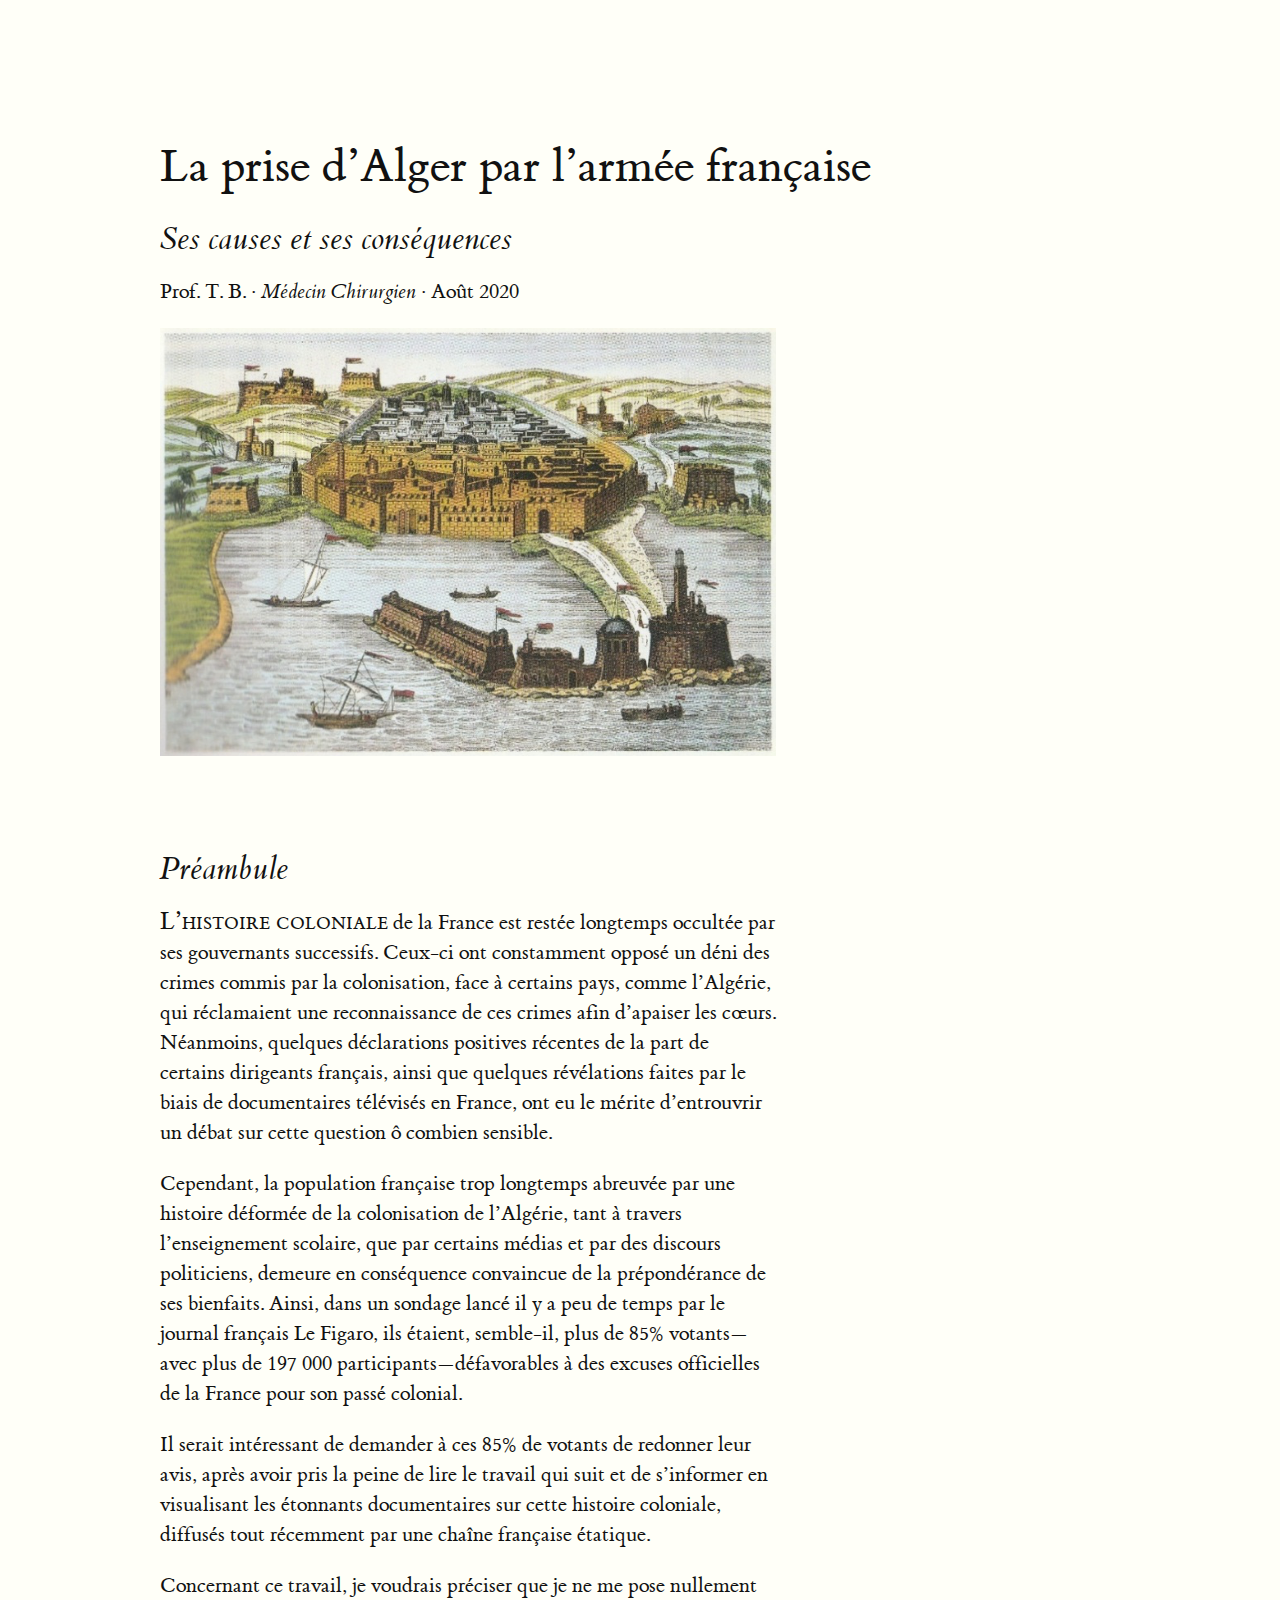
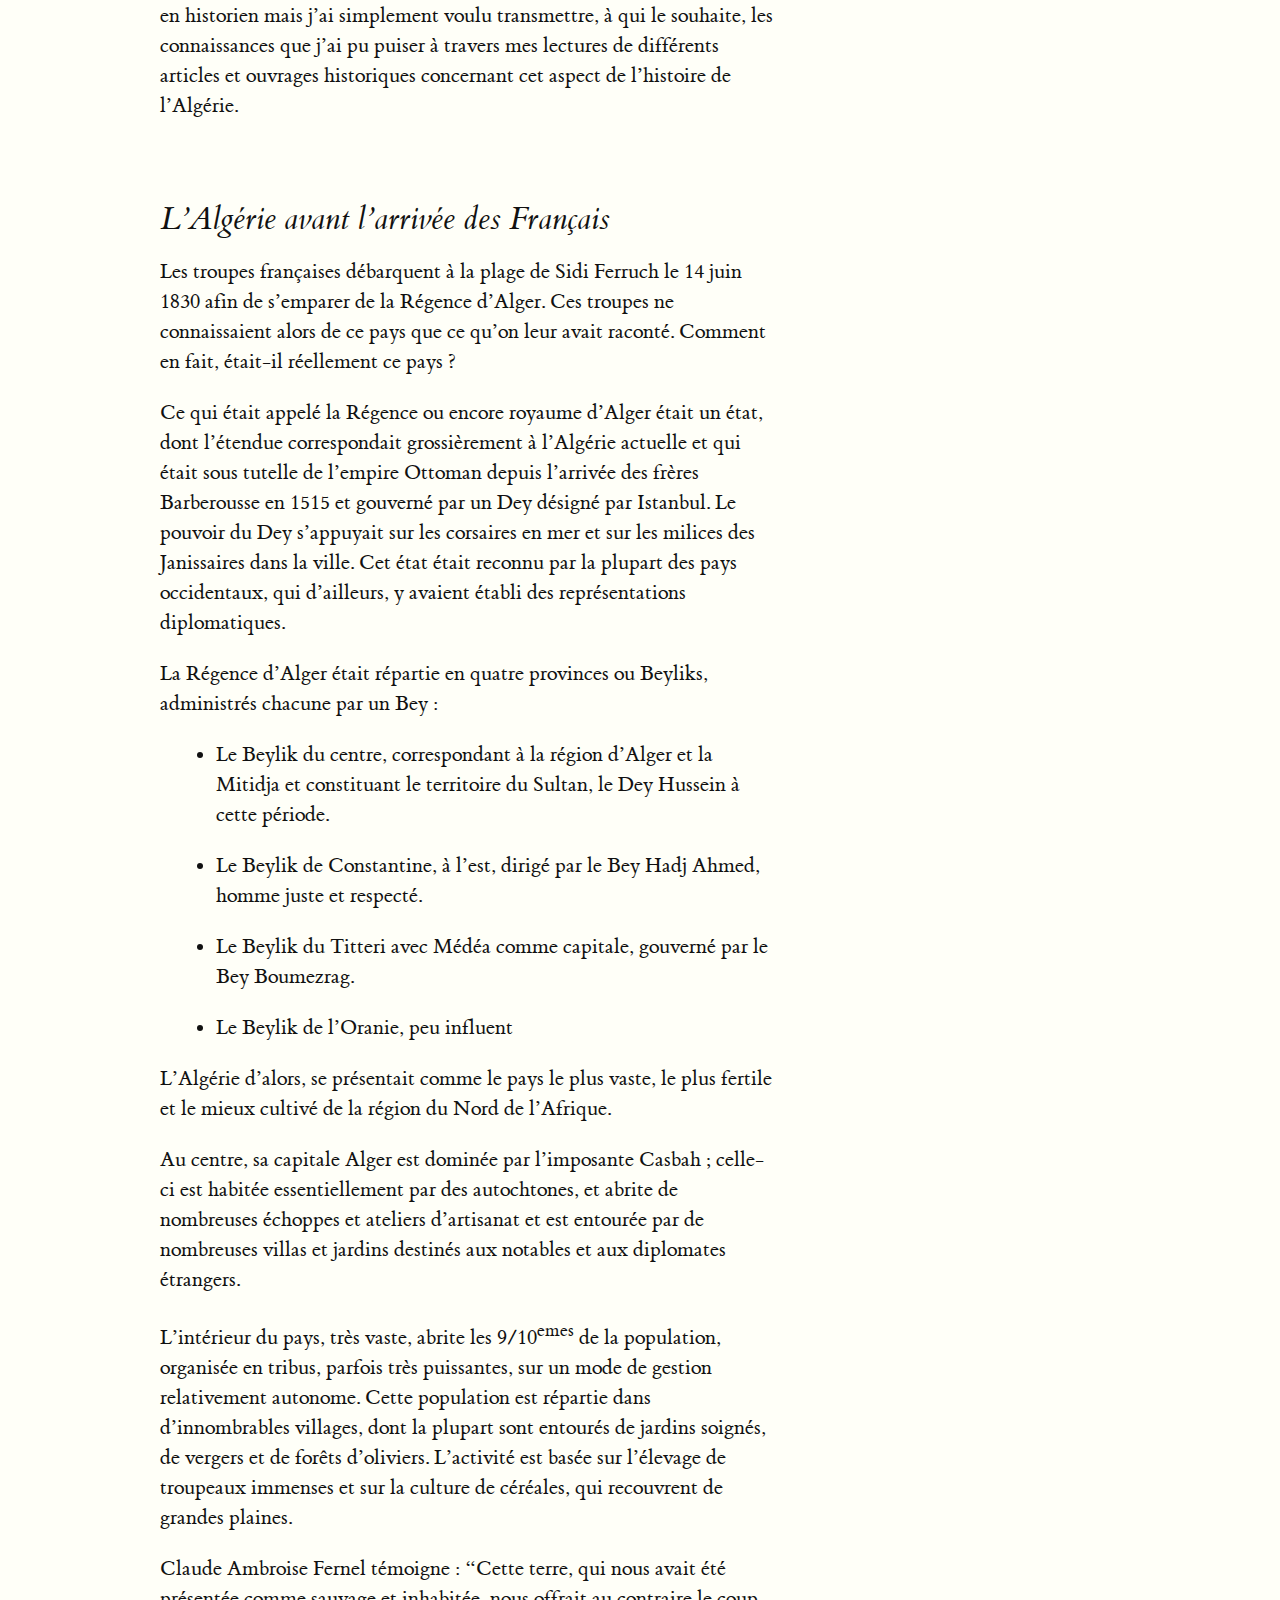
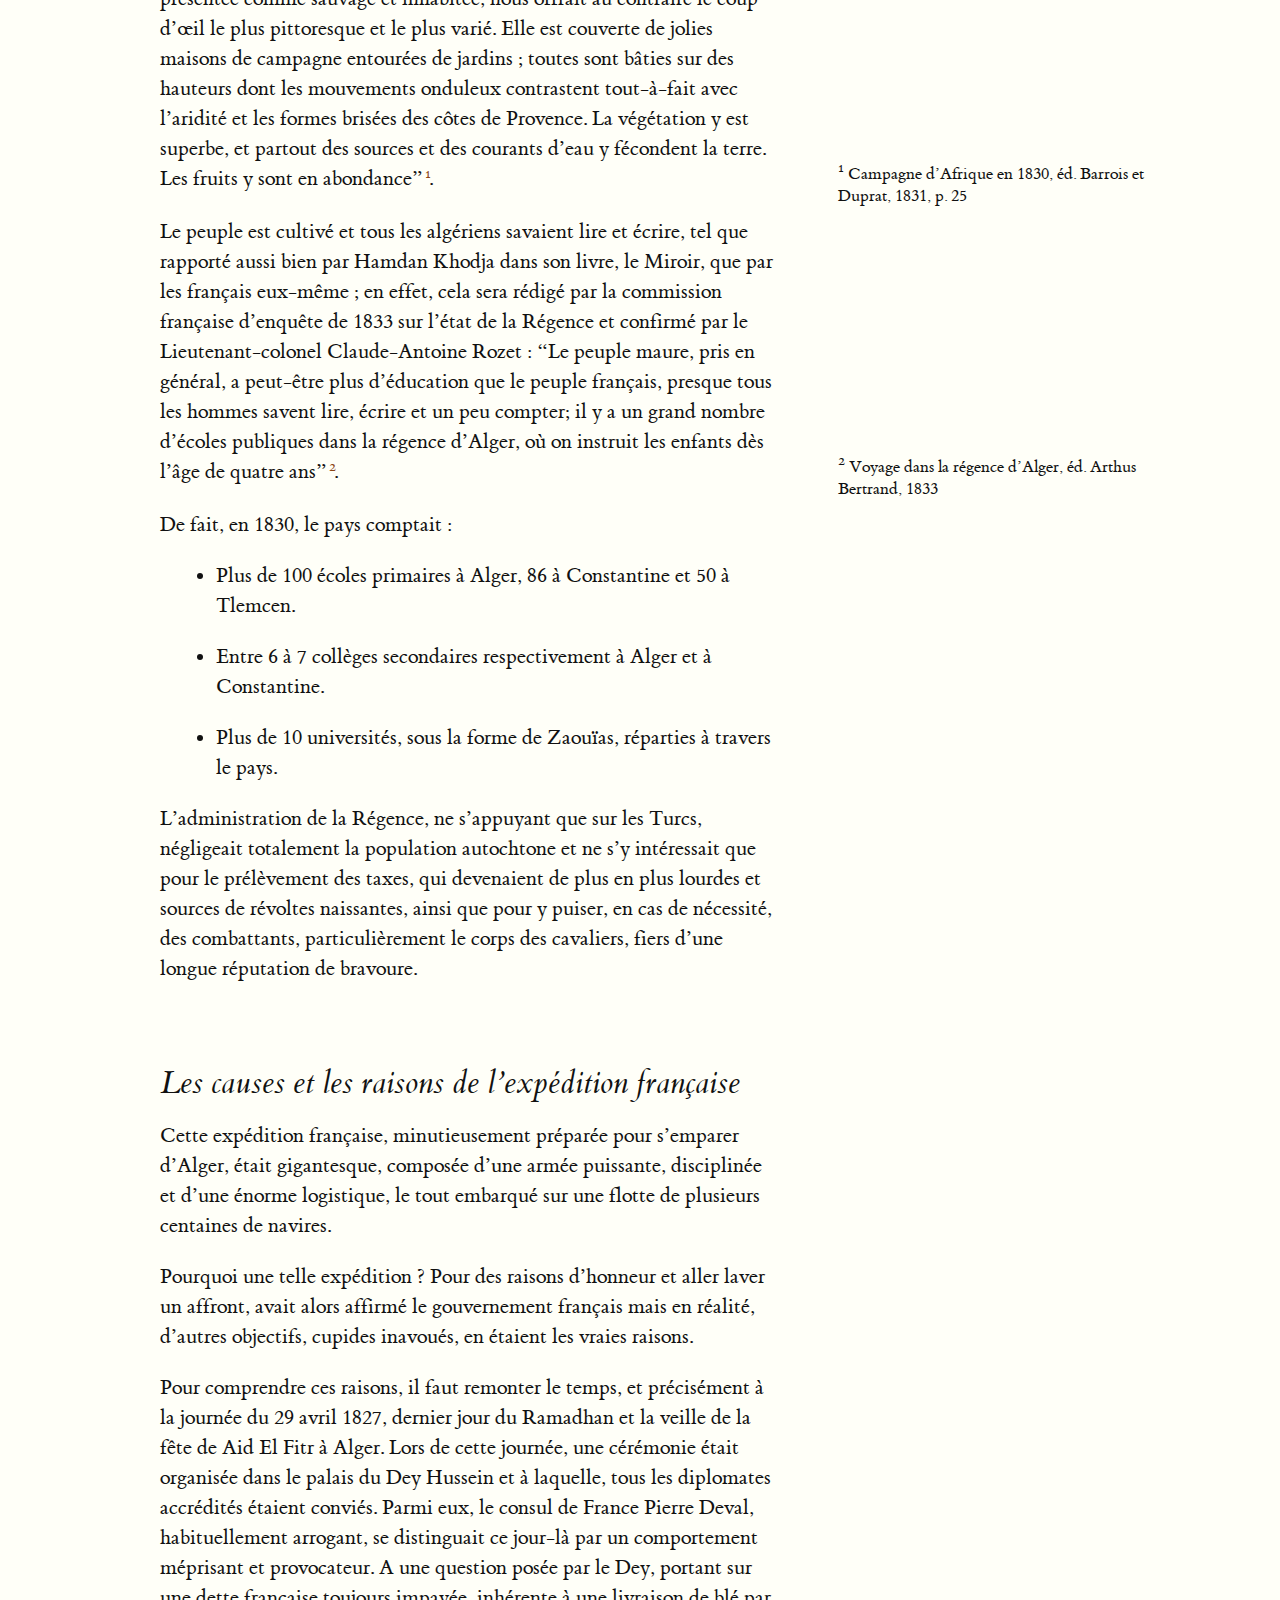
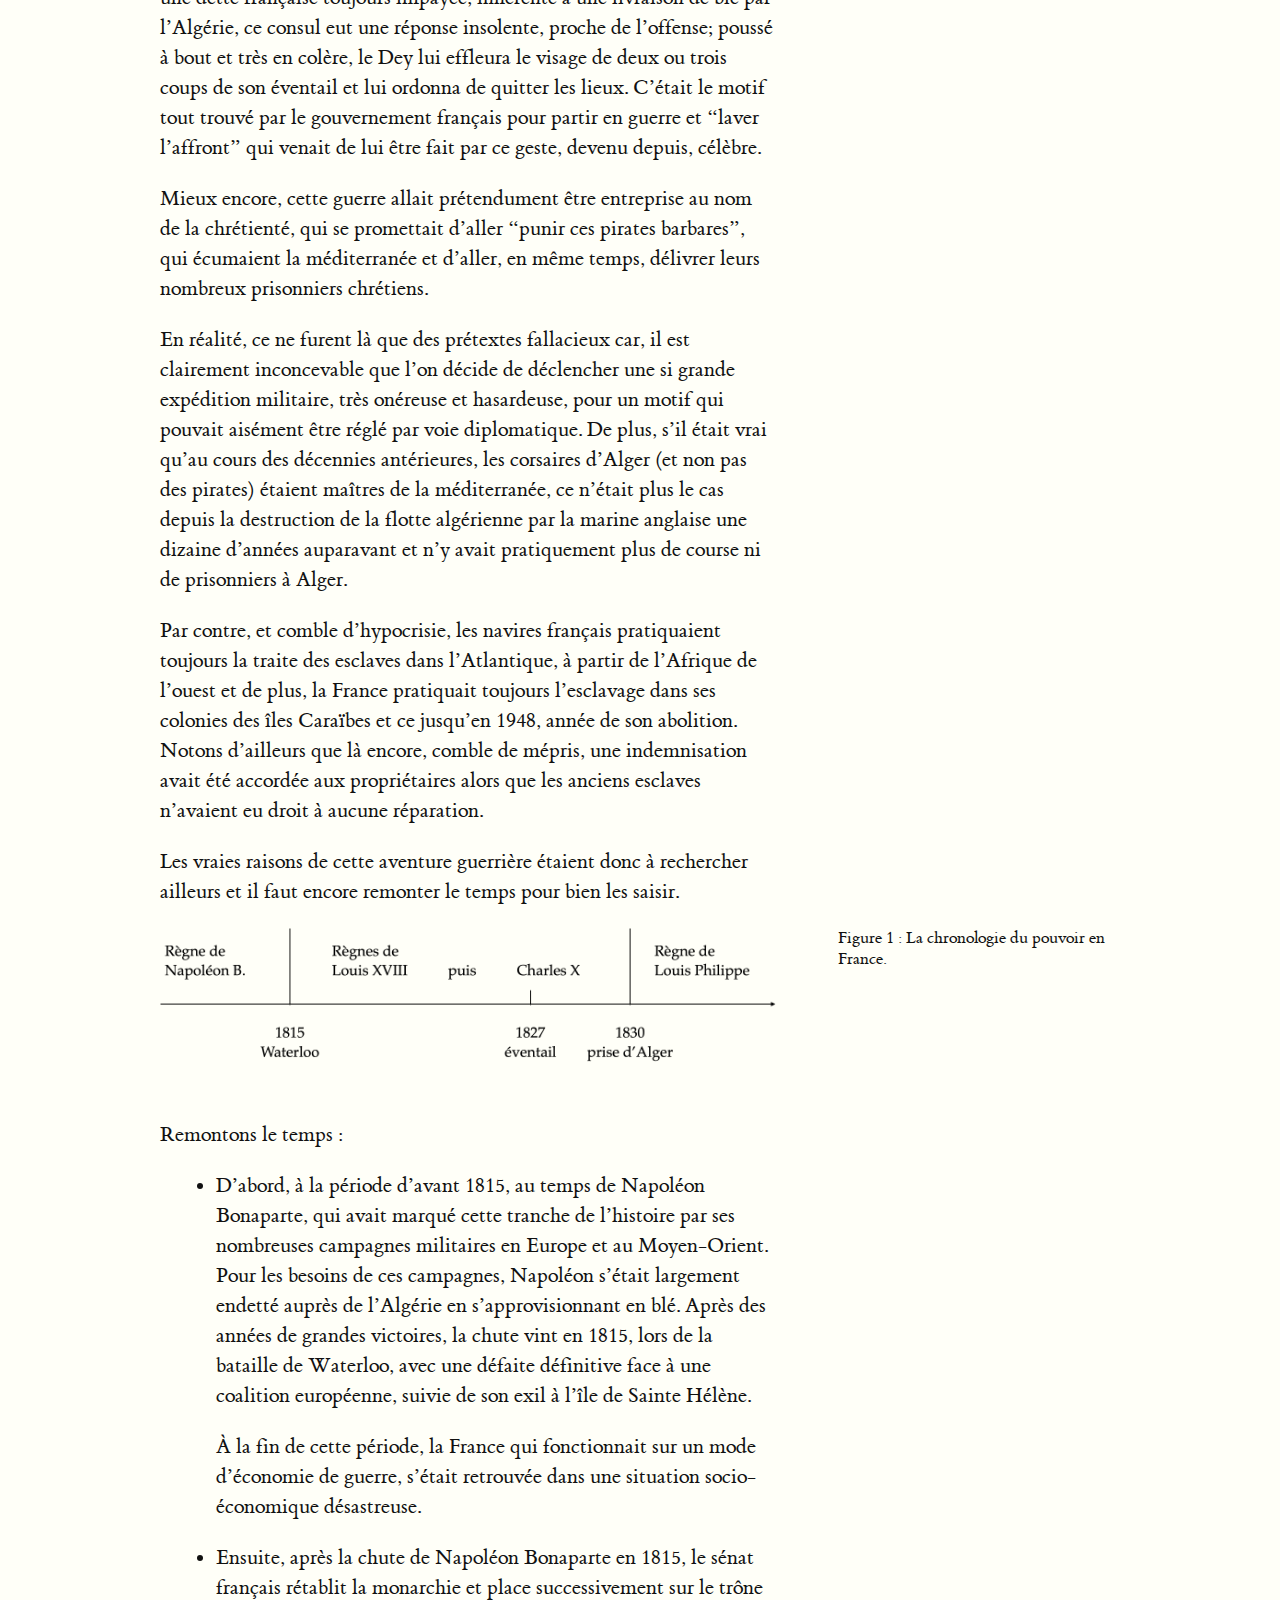
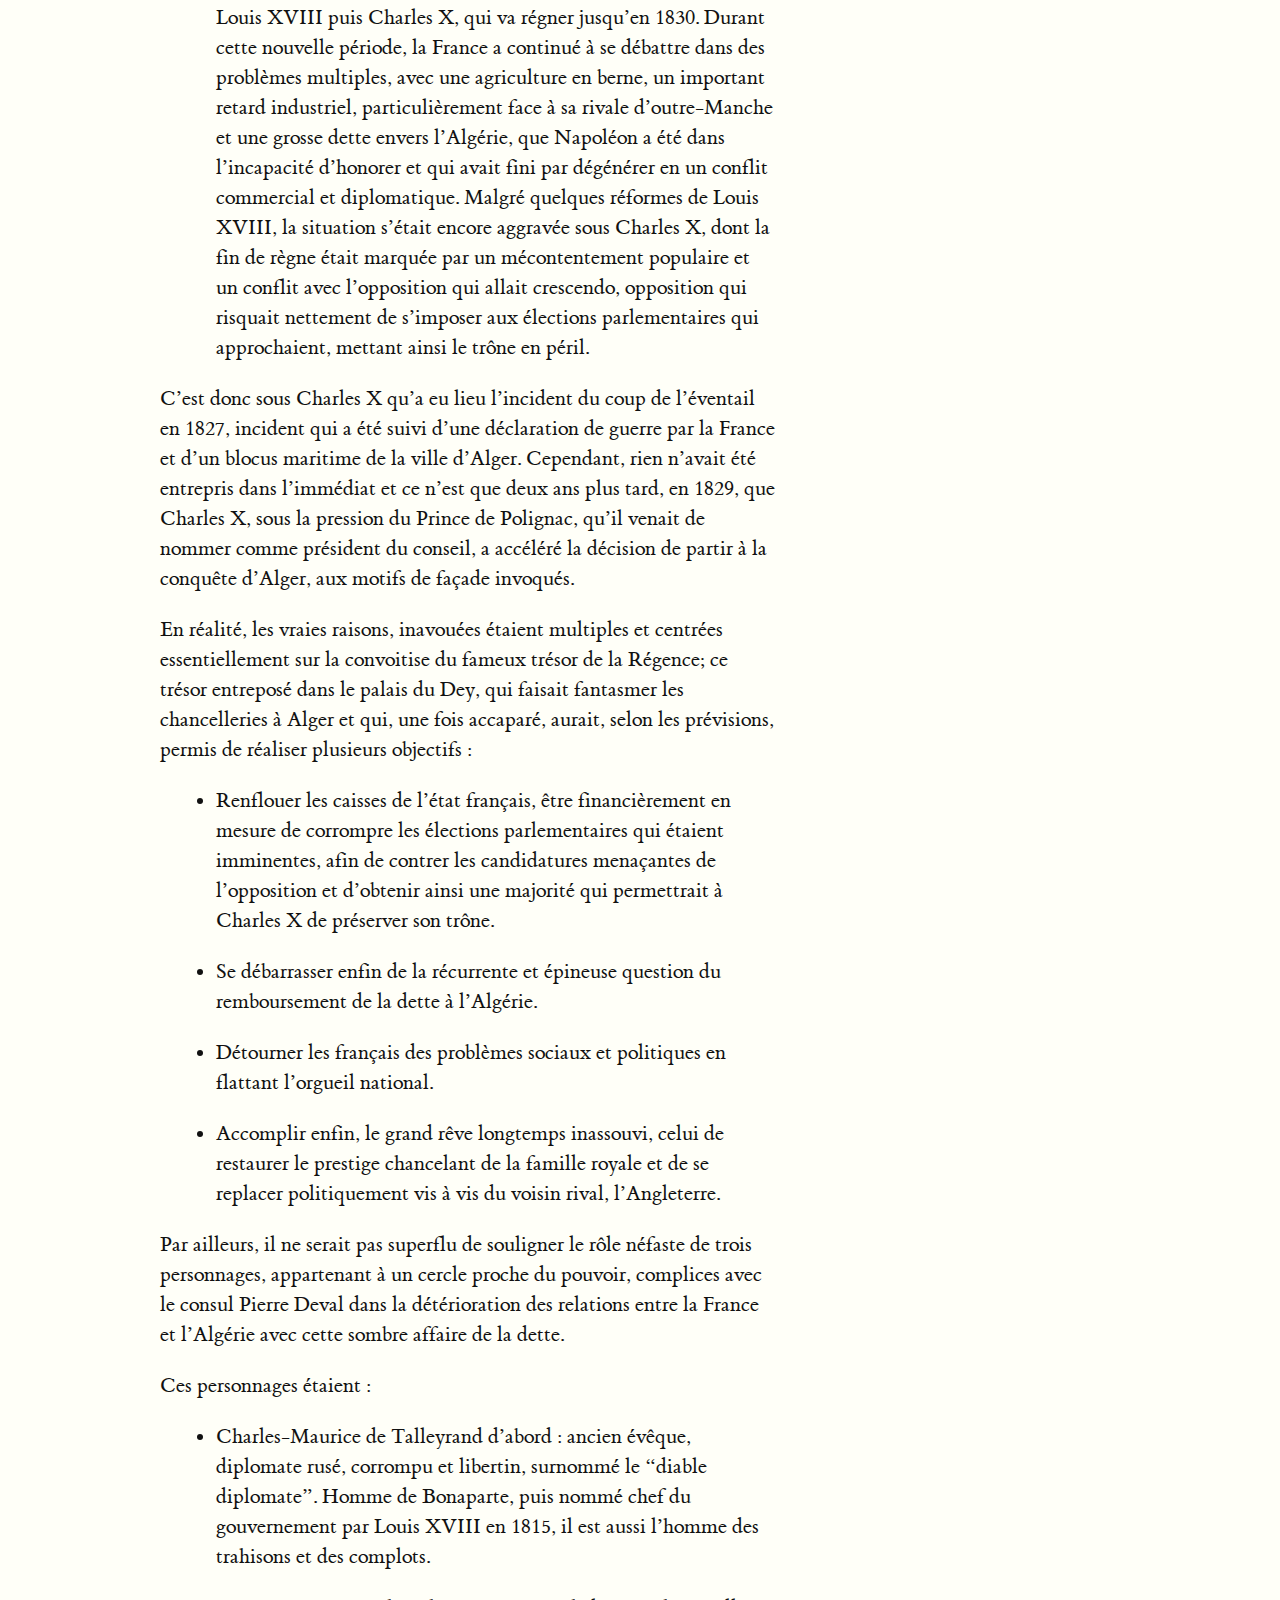
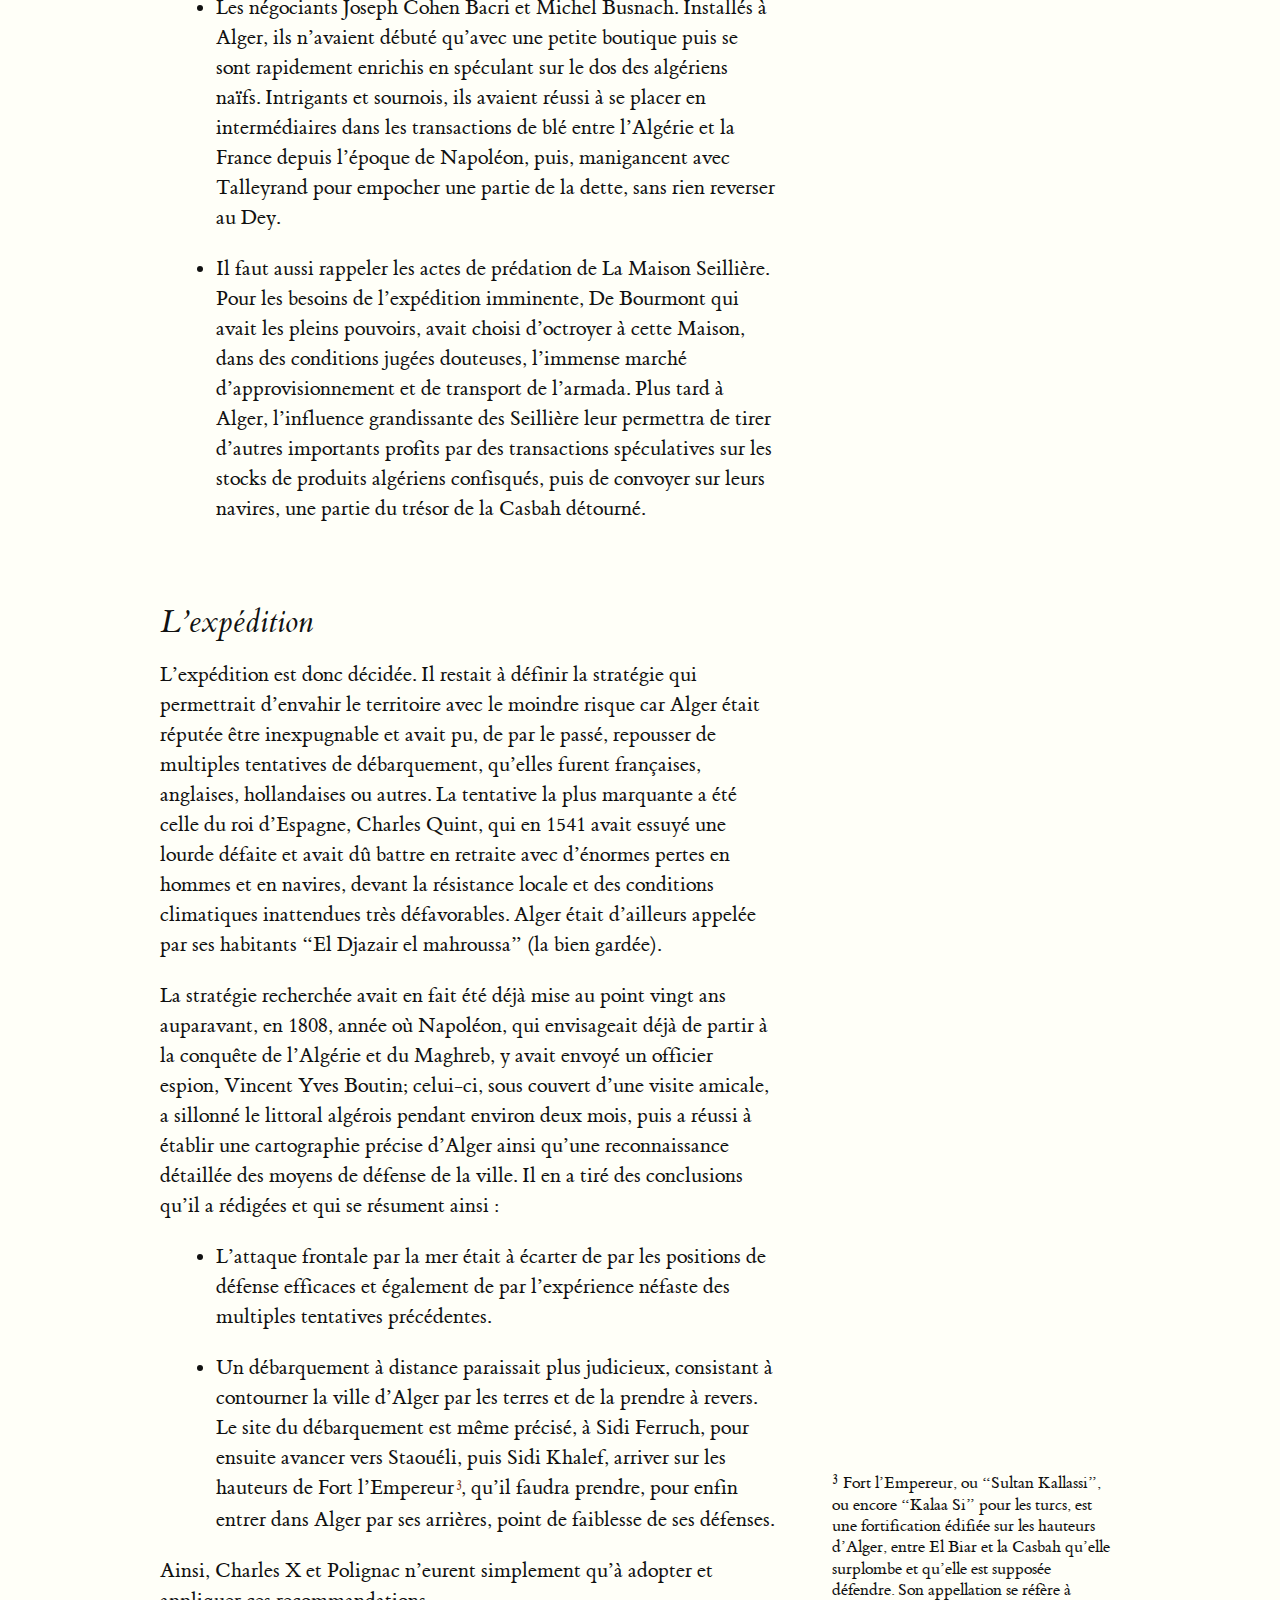
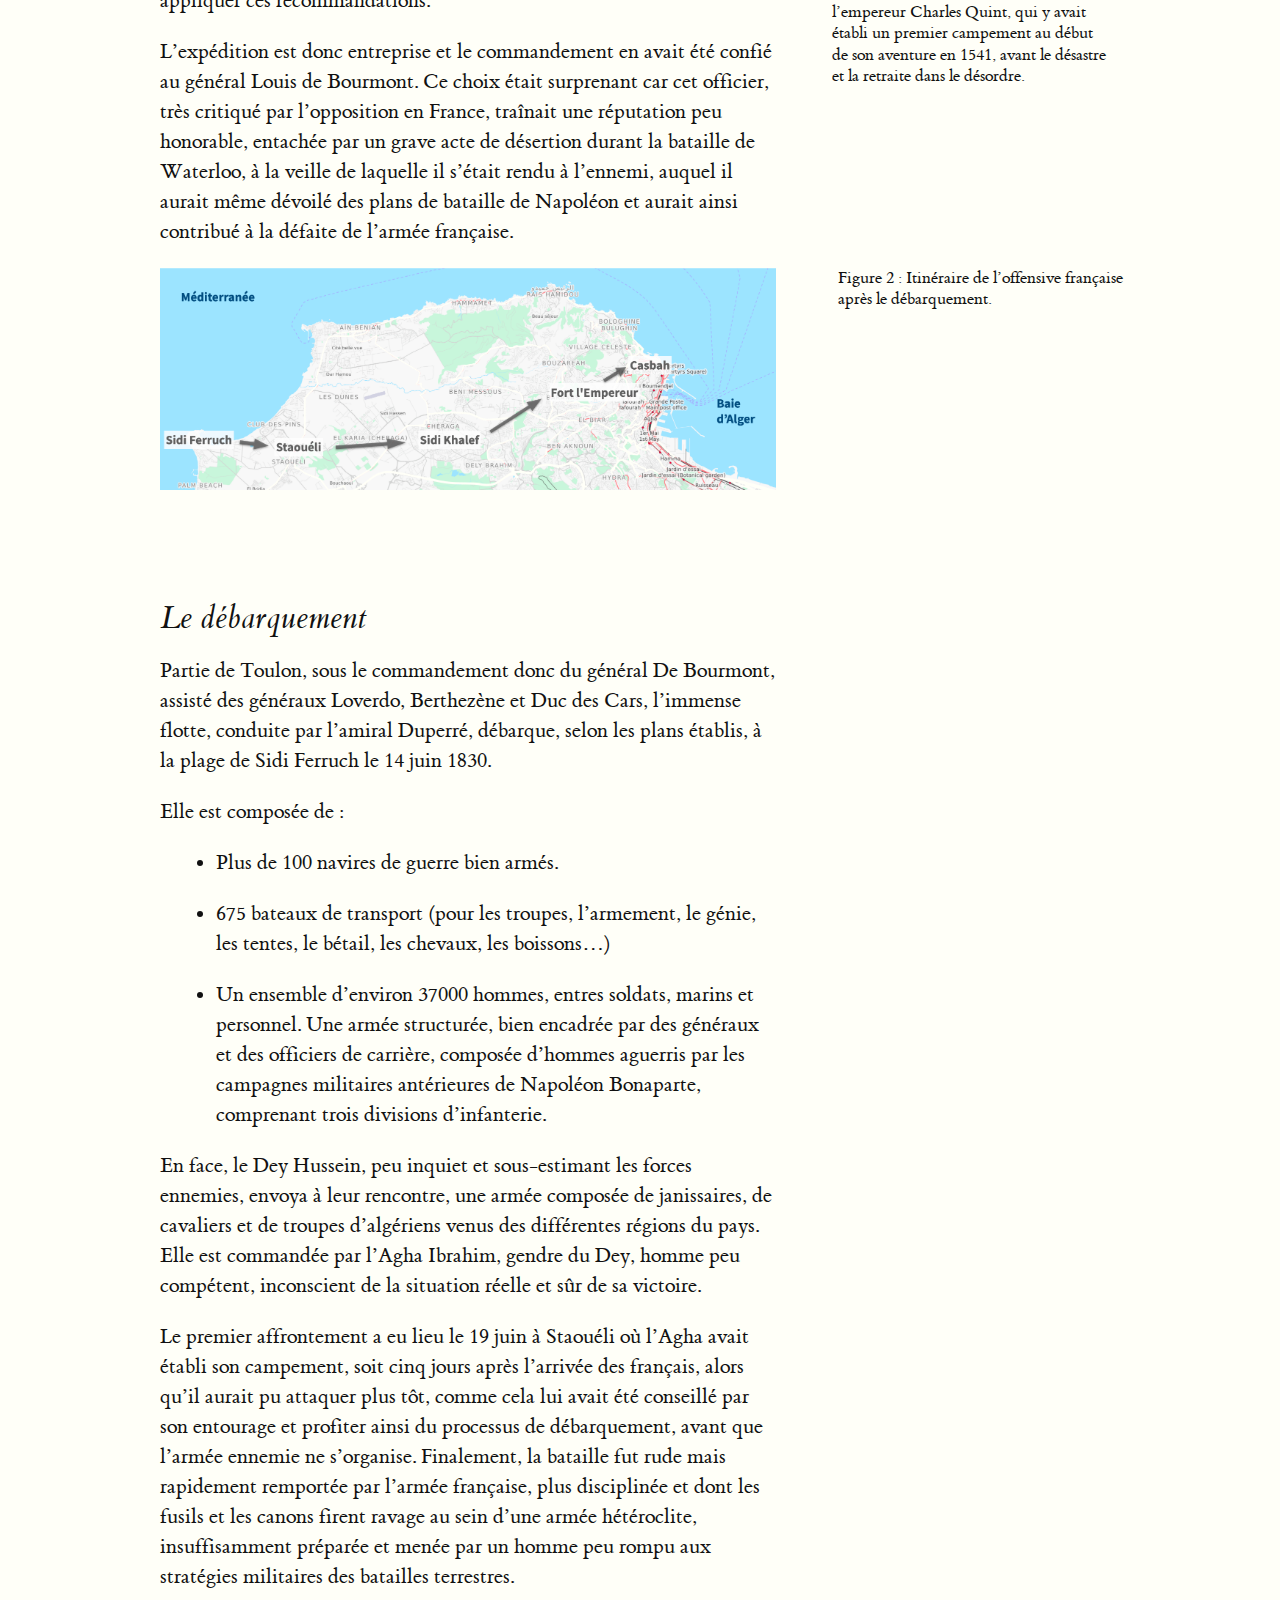
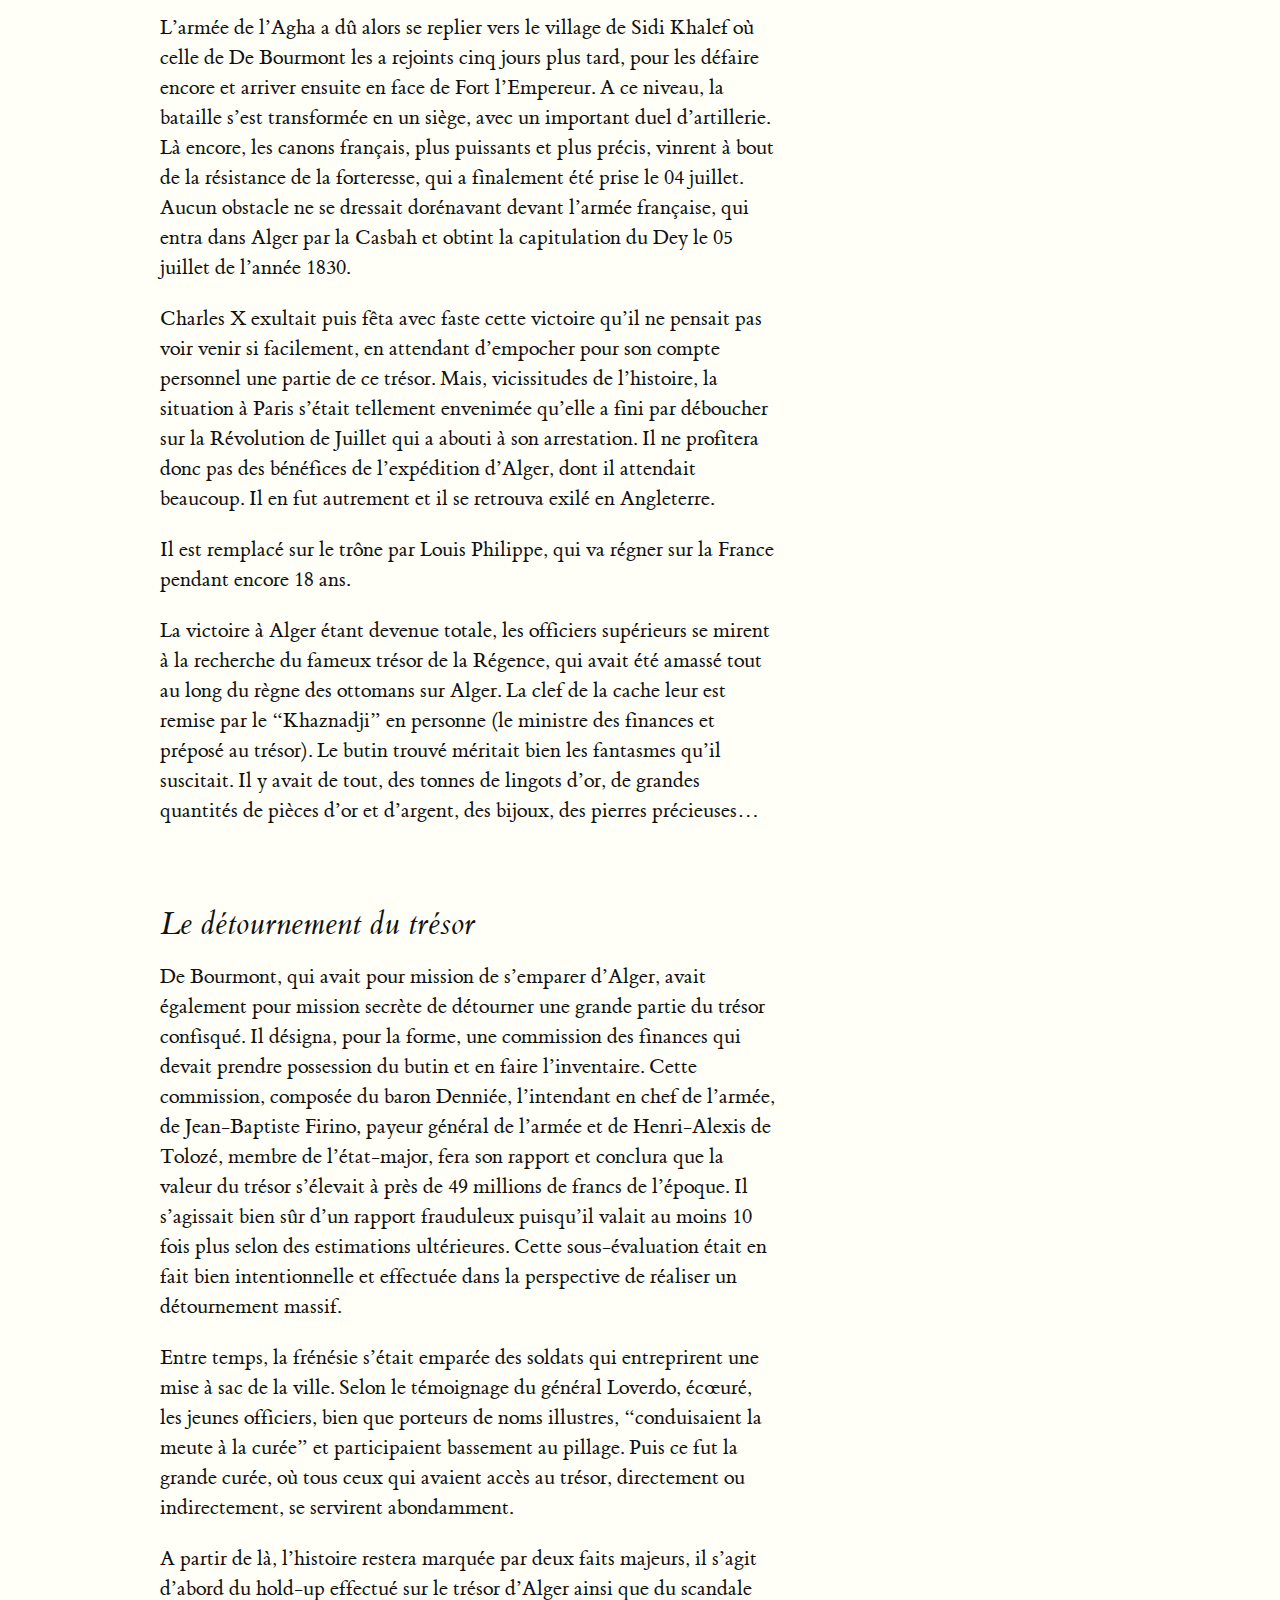
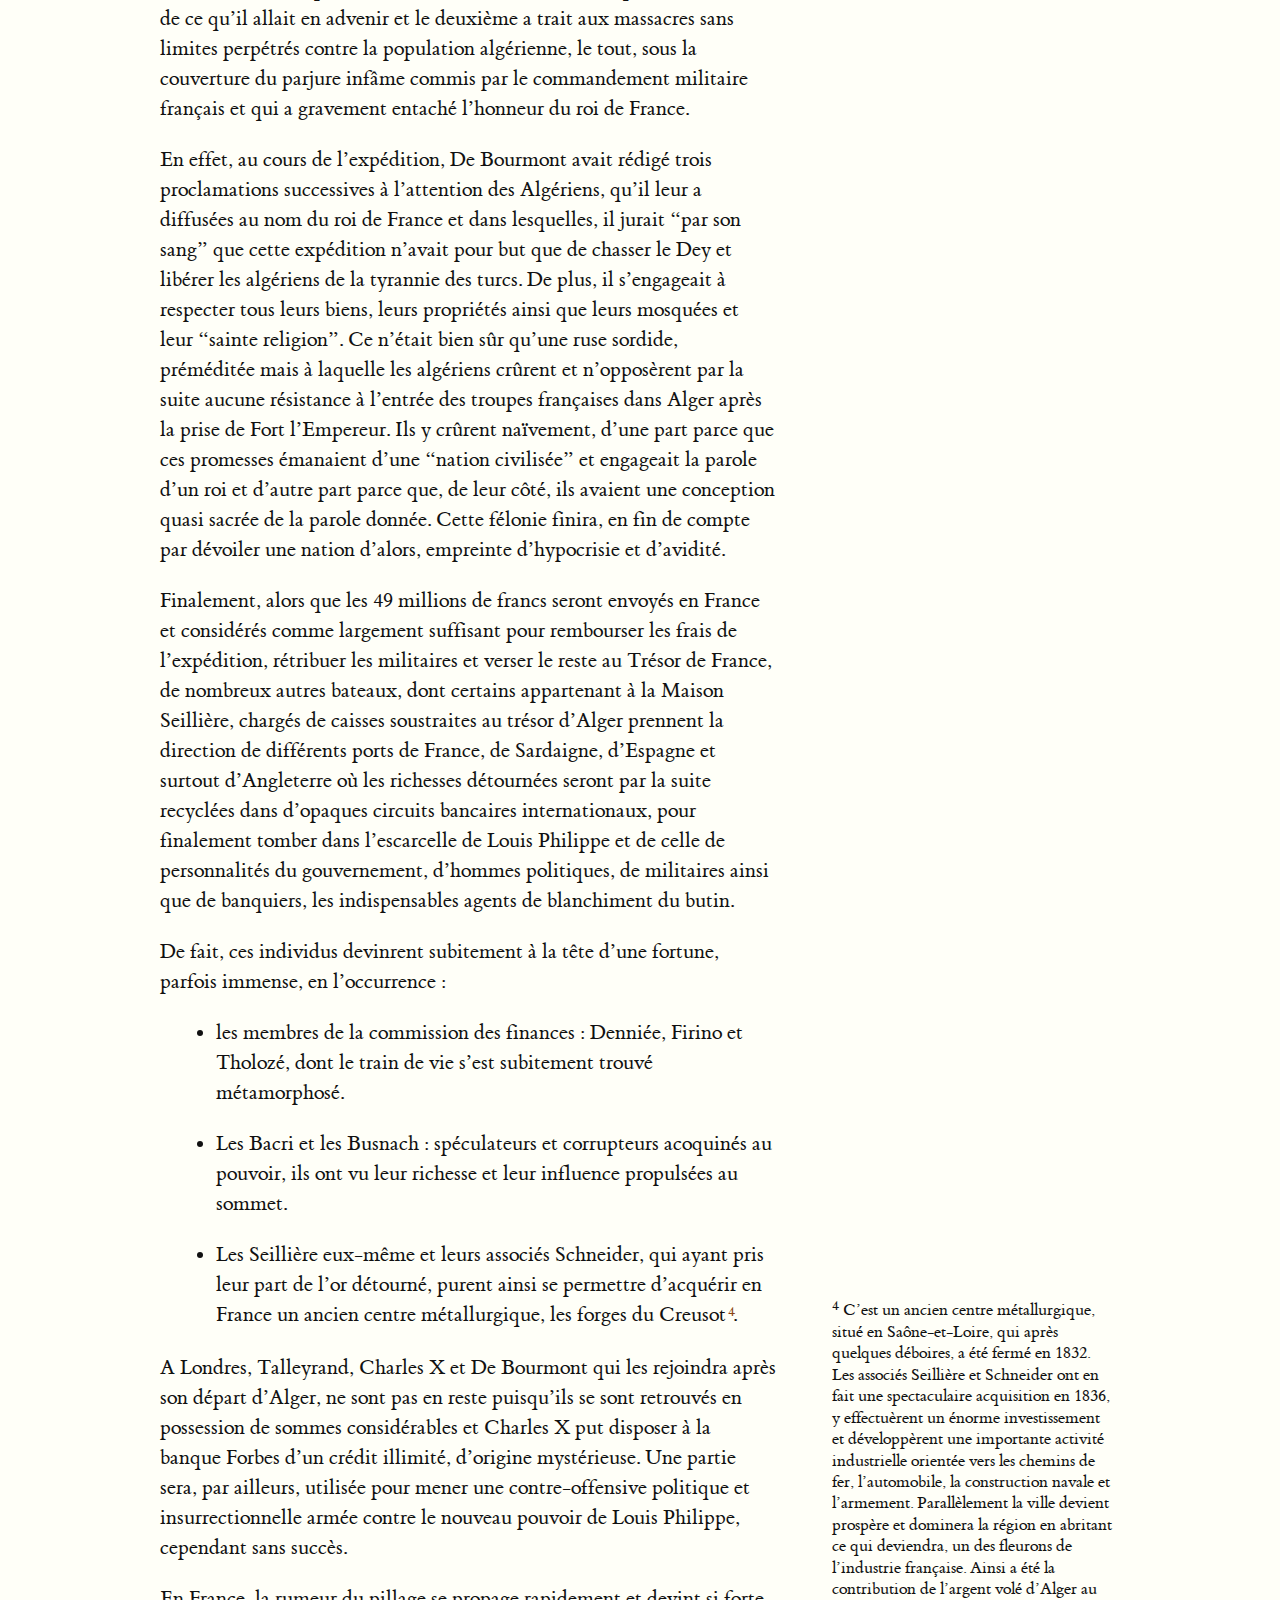
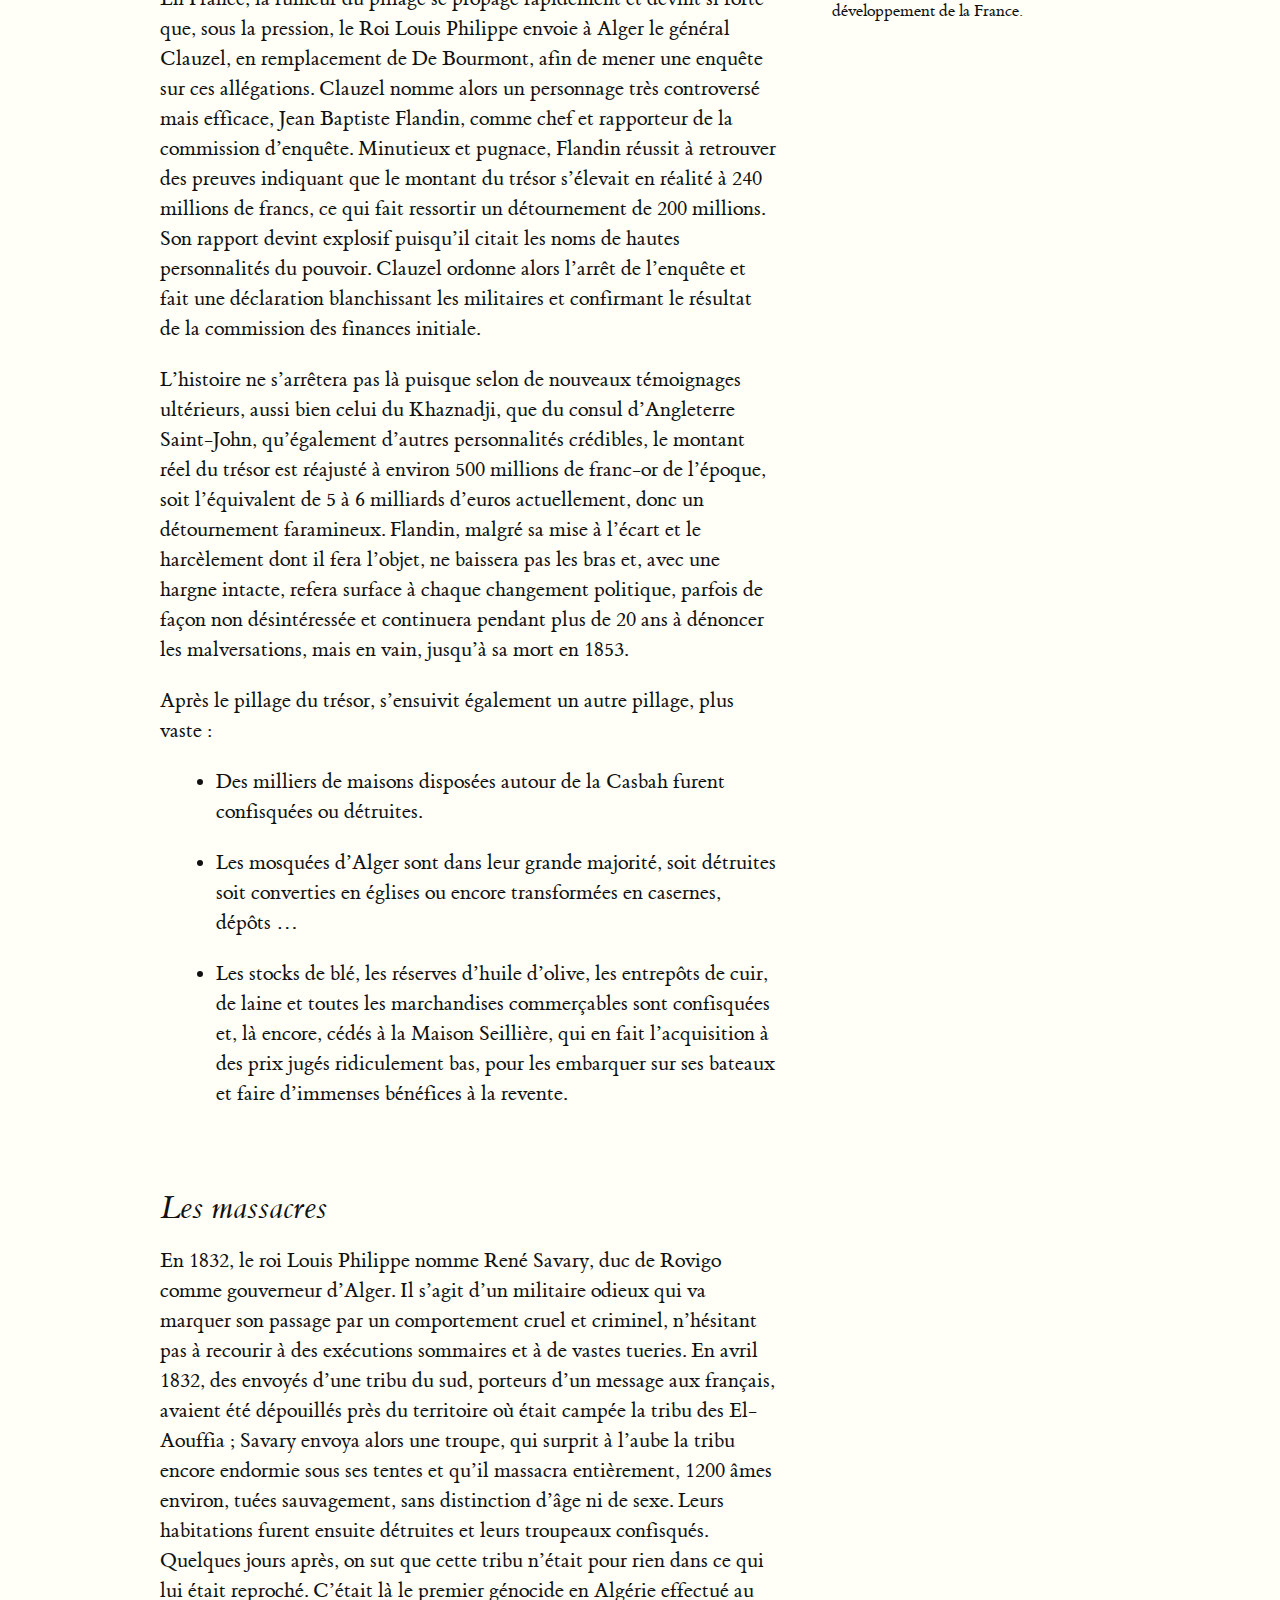
<file: index.html>
<!DOCTYPE html>
<html xmlns=http://www.w3.org/1999/xhtml lang xml:lang> <head><meta property=og:title content="La prise d’Alger par l’armée française - Ses causes et ses conséquences"><!-- <meta property="og:description" content=""> --><meta property=og:image content=https://laprisedalger.github.io/images/algiers.png><meta property=og:url content=https://laprisedalger.github.io/><meta name=twitter:title content="La prise d’Alger par l’armée française - Ses causes et ses conséquences"><!-- <meta name="twitter:description" content=""> --><meta name=twitter:image content=https://laprisedalger.github.io/images/algiers.png><meta name=twitter:card content=summary_large_image><script async src=https://www.googletagmanager.com/gtag/js?id=UA-176088823-1></script><script>
  window.dataLayer = window.dataLayer || [];
  function gtag(){dataLayer.push(arguments);}
  gtag('js', new Date());
  gtag('config', 'UA-176088823-1');
  </script><meta charset=utf-8><link rel=stylesheet href=main.css><link rel=stylesheet href=tufte.min.css><link rel=stylesheet href=latex.css><meta name=viewport content="width=device-width, initial-scale=1"><title>La prise d’Alger par l’armée française - Ses causes et ses conséquences</title></head> <body> <article> <h1 class=title>La prise d’Alger par l’armée française</h1> <h2 class=subtitle>Ses causes et ses conséquences</h2> <p class=date>Prof. T. B. · <i>Médecin Chirurgien</i> · Août 2020</p> <figure> <img src=images/algiers.png alt=Algiers> </figure> <section> <h2 id=préambule>Préambule</h2> <p><span class=newthought>L’histoire coloniale</span> de la France est restée longtemps occultée par ses gouvernants successifs. Ceux-ci ont constamment opposé un déni des crimes commis par la colonisation, face à certains pays, comme l’Algérie, qui réclamaient une reconnaissance de ces crimes afin d’apaiser les cœurs. Néanmoins, quelques déclarations positives récentes de la part de certains dirigeants français, ainsi que quelques révélations faites par le biais de documentaires télévisés en France, ont eu le mérite d’entrouvrir un débat sur cette question ô combien sensible. </p><p> Cependant, la population française trop longtemps abreuvée par une histoire déformée de la colonisation de l’Algérie, tant à travers l’enseignement scolaire, que par certains médias et par des discours politiciens, demeure en conséquence convaincue de la prépondérance de ses bienfaits. Ainsi, dans un sondage lancé il y a peu de temps par le journal français Le Figaro, ils étaient, semble-il, plus de 85% votants—avec plus de 197 000 participants—défavorables à des excuses officielles de la France pour son passé colonial. </p><p> Il serait intéressant de demander à ces 85% de votants de redonner leur avis, après avoir pris la peine de lire le travail qui suit et de s’informer en visualisant les étonnants documentaires sur cette histoire coloniale, diffusés tout récemment par une chaîne française étatique. </p><p> Concernant ce travail, je voudrais préciser que je ne me pose nullement en historien mais j’ai simplement voulu transmettre, à qui le souhaite, les connaissances que j’ai pu puiser à travers mes lectures de différents articles et ouvrages historiques concernant cet aspect de l’histoire de l’Algérie. </p> </section> <section> <h2 id=lalgérie-avant-larrivée-des-français>L’Algérie avant l’arrivée des Français</h2> <p>Les troupes françaises débarquent à la plage de Sidi Ferruch le 14 juin 1830 afin de s’emparer de la Régence d’Alger. Ces troupes ne connaissaient alors de ce pays que ce qu’on leur avait raconté. Comment en fait, était-il réellement ce pays ?</p> <p>Ce qui était appelé la Régence ou encore royaume d’Alger était un état, dont l’étendue correspondait grossièrement à l’Algérie actuelle et qui était sous tutelle de l’empire Ottoman depuis l’arrivée des frères Barberousse en 1515 et gouverné par un Dey désigné par Istanbul. Le pouvoir du Dey s’appuyait sur les corsaires en mer et sur les milices des Janissaires dans la ville. Cet état était reconnu par la plupart des pays occidentaux, qui d’ailleurs, y avaient établi des représentations diplomatiques.</p> <p>La Régence d’Alger était répartie en quatre provinces ou Beyliks, administrés chacune par un Bey :</p> <ul> <li><p>Le Beylik du centre, correspondant à la région d’Alger et la Mitidja et constituant le territoire du Sultan, le Dey Hussein à cette période.</p></li> <li><p>Le Beylik de Constantine, à l’est, dirigé par le Bey Hadj Ahmed, homme juste et respecté.</p></li> <li><p>Le Beylik du Titteri avec Médéa comme capitale, gouverné par le Bey Boumezrag.</p></li> <li><p>Le Beylik de l’Oranie, peu influent</p></li> </ul> <p>L’Algérie d’alors, se présentait comme le pays le plus vaste, le plus fertile et le mieux cultivé de la région du Nord de l’Afrique.</p> <p>Au centre, sa capitale Alger est dominée par l’imposante Casbah ; celle-ci est habitée essentiellement par des autochtones, et abrite de nombreuses échoppes et ateliers d’artisanat et est entourée par de nombreuses villas et jardins destinés aux notables et aux diplomates étrangers.</p> <p>L’intérieur du pays, très vaste, abrite les 9/10<sup>emes</sup> de la population, organisée en tribus, parfois très puissantes, sur un mode de gestion relativement autonome. Cette population est répartie dans d’innombrables villages, dont la plupart sont entourés de jardins soignés, de vergers et de forêts d’oliviers. L’activité est basée sur l’élevage de troupeaux immenses et sur la culture de céréales, qui recouvrent de grandes plaines.</p> <p>Claude Ambroise Fernel témoigne : “Cette terre, qui nous avait été présentée comme sauvage et inhabitée, nous offrait au contraire le coup d’œil le plus pittoresque et le plus varié. Elle est couverte de jolies maisons de campagne entourées de jardins ; toutes sont bâties sur des hauteurs dont les mouvements onduleux contrastent tout-à-fait avec l’aridité et les formes brisées des côtes de Provence. La végétation y est superbe, et partout des sources et des courants d’eau y fécondent la terre. Les fruits y sont en abondance”<label for=sm-1 class="margin-toggle sidenote-number"></label><input type=checkbox id=sm-1 class=margin-toggle><span class=sidenote>Campagne d’Afrique en 1830, éd. Barrois et Duprat, 1831, p. 25</span>.</p> <p>Le peuple est cultivé et tous les algériens savaient lire et écrire, tel que rapporté aussi bien par Hamdan Khodja dans son livre, le Miroir, que par les français eux-même ; en effet, cela sera rédigé par la commission française d’enquête de 1833 sur l’état de la Régence et confirmé par le Lieutenant-colonel Claude-Antoine Rozet : “Le peuple maure, pris en général, a peut-être plus d’éducation que le peuple français, presque tous les hommes savent lire, écrire et un peu compter; il y a un grand nombre d’écoles publiques dans la régence d’Alger, où on instruit les enfants dès l’âge de quatre ans”<label for=sm-2 class="margin-toggle sidenote-number"></label><input type=checkbox id=sm-2 class=margin-toggle><span class=sidenote>Voyage dans la régence d’Alger, éd. Arthus Bertrand, 1833</span>.</p> <p>De fait, en 1830, le pays comptait :</p> <ul> <li><p>Plus de 100 écoles primaires à Alger, 86 à Constantine et 50 à Tlemcen.</p></li> <li><p>Entre 6 à 7 collèges secondaires respectivement à Alger et à Constantine.</p></li> <li><p>Plus de 10 universités, sous la forme de Zaouïas, réparties à travers le pays.</p></li> </ul> <p>L’administration de la Régence, ne s’appuyant que sur les Turcs, négligeait totalement la population autochtone et ne s’y intéressait que pour le prélèvement des taxes, qui devenaient de plus en plus lourdes et sources de révoltes naissantes, ainsi que pour y puiser, en cas de nécessité, des combattants, particulièrement le corps des cavaliers, fiers d’une longue réputation de bravoure.</p> </section> <section> <h2 id=les-causes-et-les-raisons-de-lexpédition-française>Les causes et les raisons de l’expédition française</h2> <p>Cette expédition française, minutieusement préparée pour s’emparer d’Alger, était gigantesque, composée d’une armée puissante, disciplinée et d’une énorme logistique, le tout embarqué sur une flotte de plusieurs centaines de navires.</p> <p>Pourquoi une telle expédition ? Pour des raisons d’honneur et aller laver un affront, avait alors affirmé le gouvernement français mais en réalité, d’autres objectifs, cupides inavoués, en étaient les vraies raisons.</p> <p>Pour comprendre ces raisons, il faut remonter le temps, et précisément à la journée du 29 avril 1827, dernier jour du Ramadhan et la veille de la fête de Aid El Fitr à Alger. Lors de cette journée, une cérémonie était organisée dans le palais du Dey Hussein et à laquelle, tous les diplomates accrédités étaient conviés. Parmi eux, le consul de France Pierre Deval, habituellement arrogant, se distinguait ce jour-là par un comportement méprisant et provocateur. A une question posée par le Dey, portant sur une dette française toujours impayée, inhérente à une livraison de blé par l’Algérie, ce consul eut une réponse insolente, proche de l’offense; poussé à bout et très en colère, le Dey lui effleura le visage de deux ou trois coups de son éventail et lui ordonna de quitter les lieux. C’était le motif tout trouvé par le gouvernement français pour partir en guerre et “laver l’affront” qui venait de lui être fait par ce geste, devenu depuis, célèbre.</p> <p>Mieux encore, cette guerre allait prétendument être entreprise au nom de la chrétienté, qui se promettait d’aller “punir ces pirates barbares”, qui écumaient la méditerranée et d’aller, en même temps, délivrer leurs nombreux prisonniers chrétiens.</p> <p>En réalité, ce ne furent là que des prétextes fallacieux car, il est clairement inconcevable que l’on décide de déclencher une si grande expédition militaire, très onéreuse et hasardeuse, pour un motif qui pouvait aisément être réglé par voie diplomatique. De plus, s’il était vrai qu’au cours des décennies antérieures, les corsaires d’Alger (et non pas des pirates) étaient maîtres de la méditerranée, ce n’était plus le cas depuis la destruction de la flotte algérienne par la marine anglaise une dizaine d’années auparavant et n’y avait pratiquement plus de course ni de prisonniers à Alger.</p> <p>Par contre, et comble d’hypocrisie, les navires français pratiquaient toujours la traite des esclaves dans l’Atlantique, à partir de l’Afrique de l’ouest et de plus, la France pratiquait toujours l’esclavage dans ses colonies des îles Caraïbes et ce jusqu’en 1948, année de son abolition. Notons d’ailleurs que là encore, comble de mépris, une indemnisation avait été accordée aux propriétaires alors que les anciens esclaves n’avaient eu droit à aucune réparation.</p> <p>Les vraies raisons de cette aventure guerrière étaient donc à rechercher ailleurs et il faut encore remonter le temps pour bien les saisir.</p> <figure> <label for=mn-chrono class=margin-toggle>&#8853;</label><input type=checkbox id=mn-chrono class=margin-toggle><span class=marginnote>Figure 1 : La chronologie du pouvoir en France.</span> <img src=images/chrono.png alt="La chronologie du pouvoir en France."> </figure> <p>Remontons le temps :</p> <ul> <li><p>D’abord, à la période d’avant 1815, au temps de Napoléon Bonaparte, qui avait marqué cette tranche de l’histoire par ses nombreuses campagnes militaires en Europe et au Moyen-Orient. Pour les besoins de ces campagnes, Napoléon s’était largement endetté auprès de l’Algérie en s’approvisionnant en blé. Après des années de grandes victoires, la chute vint en 1815, lors de la bataille de Waterloo, avec une défaite définitive face à une coalition européenne, suivie de son exil à l’île de Sainte Hélène.</p> <p>À la fin de cette période, la France qui fonctionnait sur un mode d’économie de guerre, s’était retrouvée dans une situation socio-économique désastreuse.</p></li> <li><p>Ensuite, après la chute de Napoléon Bonaparte en 1815, le sénat français rétablit la monarchie et place successivement sur le trône Louis XVIII puis Charles X, qui va régner jusqu’en 1830. Durant cette nouvelle période, la France a continué à se débattre dans des problèmes multiples, avec une agriculture en berne, un important retard industriel, particulièrement face à sa rivale d’outre-Manche et une grosse dette envers l’Algérie, que Napoléon a été dans l’incapacité d’honorer et qui avait fini par dégénérer en un conflit commercial et diplomatique. Malgré quelques réformes de Louis XVIII, la situation s’était encore aggravée sous Charles X, dont la fin de règne était marquée par un mécontentement populaire et un conflit avec l’opposition qui allait crescendo, opposition qui risquait nettement de s’imposer aux élections parlementaires qui approchaient, mettant ainsi le trône en péril.</p></li> </ul> <p>C’est donc sous Charles X qu’a eu lieu l’incident du coup de l’éventail en 1827, incident qui a été suivi d’une déclaration de guerre par la France et d’un blocus maritime de la ville d’Alger. Cependant, rien n’avait été entrepris dans l’immédiat et ce n’est que deux ans plus tard, en 1829, que Charles X, sous la pression du Prince de Polignac, qu’il venait de nommer comme président du conseil, a accéléré la décision de partir à la conquête d’Alger, aux motifs de façade invoqués.</p> <p>En réalité, les vraies raisons, inavouées étaient multiples et centrées essentiellement sur la convoitise du fameux trésor de la Régence; ce trésor entreposé dans le palais du Dey, qui faisait fantasmer les chancelleries à Alger et qui, une fois accaparé, aurait, selon les prévisions, permis de réaliser plusieurs objectifs :</p> <ul> <li><p>Renflouer les caisses de l’état français, être financièrement en mesure de corrompre les élections parlementaires qui étaient imminentes, afin de contrer les candidatures menaçantes de l’opposition et d’obtenir ainsi une majorité qui permettrait à Charles X de préserver son trône.</p></li> <li><p>Se débarrasser enfin de la récurrente et épineuse question du remboursement de la dette à l’Algérie.</p></li> <li><p>Détourner les français des problèmes sociaux et politiques en flattant l’orgueil national.</p></li> <li><p>Accomplir enfin, le grand rêve longtemps inassouvi, celui de restaurer le prestige chancelant de la famille royale et de se replacer politiquement vis à vis du voisin rival, l’Angleterre.</p></li> </ul> <p>Par ailleurs, il ne serait pas superflu de souligner le rôle néfaste de trois personnages, appartenant à un cercle proche du pouvoir, complices avec le consul Pierre Deval dans la détérioration des relations entre la France et l’Algérie avec cette sombre affaire de la dette.</p> <p>Ces personnages étaient :</p> <ul> <li><p>Charles-Maurice de Talleyrand d’abord : ancien évêque, diplomate rusé, corrompu et libertin, surnommé le “diable diplomate”. Homme de Bonaparte, puis nommé chef du gouvernement par Louis XVIII en 1815, il est aussi l’homme des trahisons et des complots.</p></li> <li><p>Les négociants Joseph Cohen Bacri et Michel Busnach. Installés à Alger, ils n’avaient débuté qu’avec une petite boutique puis se sont rapidement enrichis en spéculant sur le dos des algériens naïfs. Intrigants et sournois, ils avaient réussi à se placer en intermédiaires dans les transactions de blé entre l’Algérie et la France depuis l’époque de Napoléon, puis, manigancent avec Talleyrand pour empocher une partie de la dette, sans rien reverser au Dey.</p></li> <li><p>Il faut aussi rappeler les actes de prédation de La Maison Seillière. Pour les besoins de l’expédition imminente, De Bourmont qui avait les pleins pouvoirs, avait choisi d’octroyer à cette Maison, dans des conditions jugées douteuses, l’immense marché d’approvisionnement et de transport de l’armada. Plus tard à Alger, l’influence grandissante des Seillière leur permettra de tirer d’autres importants profits par des transactions spéculatives sur les stocks de produits algériens confisqués, puis de convoyer sur leurs navires, une partie du trésor de la Casbah détourné.</p></li> </ul> </section> <section> <h2 id=sec:l_expedition>L’expédition</h2> <p>L’expédition est donc décidée. Il restait à définir la stratégie qui permettrait d’envahir le territoire avec le moindre risque car Alger était réputée être inexpugnable et avait pu, de par le passé, repousser de multiples tentatives de débarquement, qu’elles furent françaises, anglaises, hollandaises ou autres. La tentative la plus marquante a été celle du roi d’Espagne, Charles Quint, qui en 1541 avait essuyé une lourde défaite et avait dû battre en retraite avec d’énormes pertes en hommes et en navires, devant la résistance locale et des conditions climatiques inattendues très défavorables. Alger était d’ailleurs appelée par ses habitants “El Djazair el mahroussa” (la bien gardée).</p> <p>La stratégie recherchée avait en fait été déjà mise au point vingt ans auparavant, en 1808, année où Napoléon, qui envisageait déjà de partir à la conquête de l’Algérie et du Maghreb, y avait envoyé un officier espion, Vincent Yves Boutin; celui-ci, sous couvert d’une visite amicale, a sillonné le littoral algérois pendant environ deux mois, puis a réussi à établir une cartographie précise d’Alger ainsi qu’une reconnaissance détaillée des moyens de défense de la ville. Il en a tiré des conclusions qu’il a rédigées et qui se résument ainsi :</p> <ul> <li><p>L’attaque frontale par la mer était à écarter de par les positions de défense efficaces et également de par l’expérience néfaste des multiples tentatives précédentes.</p></li> <li><p>Un débarquement à distance paraissait plus judicieux, consistant à contourner la ville d’Alger par les terres et de la prendre à revers. Le site du débarquement est même précisé, à Sidi Ferruch, pour ensuite avancer vers Staouéli, puis Sidi Khalef, arriver sur les hauteurs de Fort l’Empereur<label for=sm-3 class="margin-toggle sidenote-number"></label><input type=checkbox id=sm-3 class=margin-toggle><span class=sidenote>Fort l’Empereur, ou “Sultan Kallassi”, ou encore “Kalaa Si” pour les turcs, est une fortification édifiée sur les hauteurs d’Alger, entre El Biar et la Casbah qu’elle surplombe et qu’elle est supposée défendre. Son appellation se réfère à l’empereur Charles Quint, qui y avait établi un premier campement au début de son aventure en 1541, avant le désastre et la retraite dans le désordre.</span>, qu’il faudra prendre, pour enfin entrer dans Alger par ses arrières, point de faiblesse de ses défenses.</p></li> </ul> <p>Ainsi, Charles X et Polignac n’eurent simplement qu’à adopter et appliquer ces recommandations.</p> <p>L’expédition est donc entreprise et le commandement en avait été confié au général Louis de Bourmont. Ce choix était surprenant car cet officier, très critiqué par l’opposition en France, traînait une réputation peu honorable, entachée par un grave acte de désertion durant la bataille de Waterloo, à la veille de laquelle il s’était rendu à l’ennemi, auquel il aurait même dévoilé des plans de bataille de Napoléon et aurait ainsi contribué à la défaite de l’armée française.</p> <figure> <label for=mn-debarquement class=margin-toggle>&#8853;</label><input type=checkbox id=mn-debarquement class=margin-toggle><span class=marginnote>Figure 2 : Itinéraire de l’offensive française après le débarquement.</span> <img src=images/debarquement.png alt="Itinéraire de l’offensive française après le débarquement."> </figure> </section> <section> <h2 id=sec:le_debarquement>Le débarquement</h2> <p>Partie de Toulon, sous le commandement donc du général De Bourmont, assisté des généraux Loverdo, Berthezène et Duc des Cars, l’immense flotte, conduite par l’amiral Duperré, débarque, selon les plans établis, à la plage de Sidi Ferruch le 14 juin 1830.</p> <p>Elle est composée de :</p> <ul> <li><p>Plus de 100 navires de guerre bien armés.</p></li> <li><p>675 bateaux de transport (pour les troupes, l’armement, le génie, les tentes, le bétail, les chevaux, les boissons…)</p></li> <li><p>Un ensemble d’environ 37000 hommes, entres soldats, marins et personnel. Une armée structurée, bien encadrée par des généraux et des officiers de carrière, composée d’hommes aguerris par les campagnes militaires antérieures de Napoléon Bonaparte, comprenant trois divisions d’infanterie.</p></li> </ul> <p>En face, le Dey Hussein, peu inquiet et sous-estimant les forces ennemies, envoya à leur rencontre, une armée composée de janissaires, de cavaliers et de troupes d’algériens venus des différentes régions du pays. Elle est commandée par l’Agha Ibrahim, gendre du Dey, homme peu compétent, inconscient de la situation réelle et sûr de sa victoire.</p> <p>Le premier affrontement a eu lieu le 19 juin à Staouéli où l’Agha avait établi son campement, soit cinq jours après l’arrivée des français, alors qu’il aurait pu attaquer plus tôt, comme cela lui avait été conseillé par son entourage et profiter ainsi du processus de débarquement, avant que l’armée ennemie ne s’organise. Finalement, la bataille fut rude mais rapidement remportée par l’armée française, plus disciplinée et dont les fusils et les canons firent ravage au sein d’une armée hétéroclite, insuffisamment préparée et menée par un homme peu rompu aux stratégies militaires des batailles terrestres.</p> <p>L’armée de l’Agha a dû alors se replier vers le village de Sidi Khalef où celle de De Bourmont les a rejoints cinq jours plus tard, pour les défaire encore et arriver ensuite en face de Fort l’Empereur. A ce niveau, la bataille s’est transformée en un siège, avec un important duel d’artillerie. Là encore, les canons français, plus puissants et plus précis, vinrent à bout de la résistance de la forteresse, qui a finalement été prise le 04 juillet. Aucun obstacle ne se dressait dorénavant devant l’armée française, qui entra dans Alger par la Casbah et obtint la capitulation du Dey le 05 juillet de l’année 1830.</p> <p>Charles X exultait puis fêta avec faste cette victoire qu’il ne pensait pas voir venir si facilement, en attendant d’empocher pour son compte personnel une partie de ce trésor. Mais, vicissitudes de l’histoire, la situation à Paris s’était tellement envenimée qu’elle a fini par déboucher sur la Révolution de Juillet qui a abouti à son arrestation. Il ne profitera donc pas des bénéfices de l’expédition d’Alger, dont il attendait beaucoup. Il en fut autrement et il se retrouva exilé en Angleterre.</p> <p>Il est remplacé sur le trône par Louis Philippe, qui va régner sur la France pendant encore 18 ans.</p> <p>La victoire à Alger étant devenue totale, les officiers supérieurs se mirent à la recherche du fameux trésor de la Régence, qui avait été amassé tout au long du règne des ottomans sur Alger. La clef de la cache leur est remise par le “Khaznadji” en personne (le ministre des finances et préposé au trésor). Le butin trouvé méritait bien les fantasmes qu’il suscitait. Il y avait de tout, des tonnes de lingots d’or, de grandes quantités de pièces d’or et d’argent, des bijoux, des pierres précieuses…</p> </section> <section> <h2 id=sec:le_detournement_du_tresor>Le détournement du trésor</h2> <p>De Bourmont, qui avait pour mission de s’emparer d’Alger, avait également pour mission secrète de détourner une grande partie du trésor confisqué. Il désigna, pour la forme, une commission des finances qui devait prendre possession du butin et en faire l’inventaire. Cette commission, composée du baron Denniée, l’intendant en chef de l’armée, de Jean-Baptiste Firino, payeur général de l’armée et de Henri-Alexis de Tolozé, membre de l’état-major, fera son rapport et conclura que la valeur du trésor s’élevait à près de 49 millions de francs de l’époque. Il s’agissait bien sûr d’un rapport frauduleux puisqu’il valait au moins 10 fois plus selon des estimations ultérieures. Cette sous-évaluation était en fait bien intentionnelle et effectuée dans la perspective de réaliser un détournement massif.</p> <p>Entre temps, la frénésie s’était emparée des soldats qui entreprirent une mise à sac de la ville. Selon le témoignage du général Loverdo, écœuré, les jeunes officiers, bien que porteurs de noms illustres, “conduisaient la meute à la curée” et participaient bassement au pillage. Puis ce fut la grande curée, où tous ceux qui avaient accès au trésor, directement ou indirectement, se servirent abondamment.</p> <p>A partir de là, l’histoire restera marquée par deux faits majeurs, il s’agit d’abord du hold-up effectué sur le trésor d’Alger ainsi que du scandale de ce qu’il allait en advenir et le deuxième a trait aux massacres sans limites perpétrés contre la population algérienne, le tout, sous la couverture du parjure infâme commis par le commandement militaire français et qui a gravement entaché l’honneur du roi de France.</p> <p>En effet, au cours de l’expédition, De Bourmont avait rédigé trois proclamations successives à l’attention des Algériens, qu’il leur a diffusées au nom du roi de France et dans lesquelles, il jurait “par son sang” que cette expédition n’avait pour but que de chasser le Dey et libérer les algériens de la tyrannie des turcs. De plus, il s’engageait à respecter tous leurs biens, leurs propriétés ainsi que leurs mosquées et leur “sainte religion”. Ce n’était bien sûr qu’une ruse sordide, préméditée mais à laquelle les algériens crûrent et n’opposèrent par la suite aucune résistance à l’entrée des troupes françaises dans Alger après la prise de Fort l’Empereur. Ils y crûrent naïvement, d’une part parce que ces promesses émanaient d’une “nation civilisée” et engageait la parole d’un roi et d’autre part parce que, de leur côté, ils avaient une conception quasi sacrée de la parole donnée. Cette félonie finira, en fin de compte par dévoiler une nation d’alors, empreinte d’hypocrisie et d’avidité.</p> <p>Finalement, alors que les 49 millions de francs seront envoyés en France et considérés comme largement suffisant pour rembourser les frais de l’expédition, rétribuer les militaires et verser le reste au Trésor de France, de nombreux autres bateaux, dont certains appartenant à la Maison Seillière, chargés de caisses soustraites au trésor d’Alger prennent la direction de différents ports de France, de Sardaigne, d’Espagne et surtout d’Angleterre où les richesses détournées seront par la suite recyclées dans d’opaques circuits bancaires internationaux, pour finalement tomber dans l’escarcelle de Louis Philippe et de celle de personnalités du gouvernement, d’hommes politiques, de militaires ainsi que de banquiers, les indispensables agents de blanchiment du butin.</p> <p>De fait, ces individus devinrent subitement à la tête d’une fortune, parfois immense, en l’occurrence :</p> <ul> <li><p>les membres de la commission des finances : Denniée, Firino et Tholozé, dont le train de vie s’est subitement trouvé métamorphosé.</p></li> <li><p>Les Bacri et les Busnach : spéculateurs et corrupteurs acoquinés au pouvoir, ils ont vu leur richesse et leur influence propulsées au sommet.</p></li> <li><p>Les Seillière eux-même et leurs associés Schneider, qui ayant pris leur part de l’or détourné, purent ainsi se permettre d’acquérir en France un ancien centre métallurgique, les forges du Creusot<label for=sm-4 class="margin-toggle sidenote-number"></label><input type=checkbox id=sm-4 class=margin-toggle><span class=sidenote>C’est un ancien centre métallurgique, situé en Saône-et-Loire, qui après quelques déboires, a été fermé en 1832. Les associés Seillière et Schneider ont en fait une spectaculaire acquisition en 1836, y effectuèrent un énorme investissement et développèrent une importante activité industrielle orientée vers les chemins de fer, l’automobile, la construction navale et l’armement. Parallèlement la ville devient prospère et dominera la région en abritant ce qui deviendra, un des fleurons de l’industrie française. Ainsi a été la contribution de l’argent volé d’Alger au développement de la France.</span>.</p></li> </ul> <p>A Londres, Talleyrand, Charles X et De Bourmont qui les rejoindra après son départ d’Alger, ne sont pas en reste puisqu’ils se sont retrouvés en possession de sommes considérables et Charles X put disposer à la banque Forbes d’un crédit illimité, d’origine mystérieuse. Une partie sera, par ailleurs, utilisée pour mener une contre-offensive politique et insurrectionnelle armée contre le nouveau pouvoir de Louis Philippe, cependant sans succès.</p> <p>En France, la rumeur du pillage se propage rapidement et devint si forte que, sous la pression, le Roi Louis Philippe envoie à Alger le général Clauzel, en remplacement de De Bourmont, afin de mener une enquête sur ces allégations. Clauzel nomme alors un personnage très controversé mais efficace, Jean Baptiste Flandin, comme chef et rapporteur de la commission d’enquête. Minutieux et pugnace, Flandin réussit à retrouver des preuves indiquant que le montant du trésor s’élevait en réalité à 240 millions de francs, ce qui fait ressortir un détournement de 200 millions. Son rapport devint explosif puisqu’il citait les noms de hautes personnalités du pouvoir. Clauzel ordonne alors l’arrêt de l’enquête et fait une déclaration blanchissant les militaires et confirmant le résultat de la commission des finances initiale.</p> <p>L’histoire ne s’arrêtera pas là puisque selon de nouveaux témoignages ultérieurs, aussi bien celui du Khaznadji, que du consul d’Angleterre Saint-John, qu’également d’autres personnalités crédibles, le montant réel du trésor est réajusté à environ 500 millions de franc-or de l’époque, soit l’équivalent de 5 à 6 milliards d’euros actuellement, donc un détournement faramineux. Flandin, malgré sa mise à l’écart et le harcèlement dont il fera l’objet, ne baissera pas les bras et, avec une hargne intacte, refera surface à chaque changement politique, parfois de façon non désintéressée et continuera pendant plus de 20 ans à dénoncer les malversations, mais en vain, jusqu’à sa mort en 1853.</p> <p>Après le pillage du trésor, s’ensuivit également un autre pillage, plus vaste :</p> <ul> <li><p>Des milliers de maisons disposées autour de la Casbah furent confisquées ou détruites.</p></li> <li><p>Les mosquées d’Alger sont dans leur grande majorité, soit détruites soit converties en églises ou encore transformées en casernes, dépôts …</p></li> <li><p>Les stocks de blé, les réserves d’huile d’olive, les entrepôts de cuir, de laine et toutes les marchandises commerçables sont confisquées et, là encore, cédés à la Maison Seillière, qui en fait l’acquisition à des prix jugés ridiculement bas, pour les embarquer sur ses bateaux et faire d’immenses bénéfices à la revente.</p></li> </ul> </section> <section> <h2 id=sec:les_massacres>Les massacres</h2> <p>En 1832, le roi Louis Philippe nomme René Savary, duc de Rovigo comme gouverneur d’Alger. Il s’agit d’un militaire odieux qui va marquer son passage par un comportement cruel et criminel, n’hésitant pas à recourir à des exécutions sommaires et à de vastes tueries. En avril 1832, des envoyés d’une tribu du sud, porteurs d’un message aux français, avaient été dépouillés près du territoire où était campée la tribu des El-Aouffia ; Savary envoya alors une troupe, qui surprit à l’aube la tribu encore endormie sous ses tentes et qu’il massacra entièrement, 1200 âmes environ, tuées sauvagement, sans distinction d’âge ni de sexe. Leurs habitations furent ensuite détruites et leurs troupeaux confisqués. Quelques jours après, on sut que cette tribu n’était pour rien dans ce qui lui était reproché. C’était là le premier génocide en Algérie effectué au nom de la France civilisée.</p> <p>Ce ne fut pas le dernier et de nombreux autres suivront, fortement soutenus par une politique d’extermination, dont l’artisan est sans conteste le général Bugeaud. En 1840, le gouvernement français, jusque-là hésitant, pris la résolution d’occuper totalement l’Algérie et ceci par tous les moyens. Il nomma à cet effet le général Bugeaud gouverneur d’Algérie, avec pour mission d’écraser la révolte et d’occuper le pays. De 1840 à 1847, ce général-criminel a mené les actions et exactions les plus meurtrières. Utilisant alors les méthodes les plus abjectes, particulièrement dans sa guerre contre l’Émir Abdelkader qui était en train de réussir à construire un état organisé et puissant, Bugeaud a entrepris des expéditions punitives contre toute tribu qui le soutenait, recourant au massacre systématique des hommes, femmes et enfants, suivi de la destruction de leurs habitations et de la main mise sur leur cheptel.</p> <p>En droite ligne de sa logique, il a étendu cette politique de terreur à toute tribu ou village qui ne se soumettait pas à la domination de la France et a entrepris une véritable politique de la terre brûlée, déniant au peuple algérien le droit de se défendre contre une invasion étrangère. Ainsi, au moindre prétexte, des villages entiers sont rasés, leur vergers et récoltes détruits, et leur population déplacée , afin de s’approprier leurs terres ancestrales, puis d’aboutir à un véritable remplacement de la population, les nouveaux colons arrivants sans cesse, plein de convoitises. Il s'est attelé à l’édification de villages de colonisation fortifiés et demanda à ses soldats de rester en Algérie comme colons, selon sa devise “par la charrue et par l’épée”.</p> <p>Pour justifier ces actions, des analyses réductrices sont propagées, portant sur “l’inaptitude” de l’algérien à rentabiliser un si riche pays et justifiant par là même, le “devoir de l’en déposséder”.</p> <p>Les opérations de déplacement des populations vont être, à leur tour, dévastatrices, sources de grandes famines et d’épidémies. La survenue de ces fléaux, faussement imputés à la nature, ne peuvent en réalité être attribués qu’à l’action militaire qui les a précédés et qui en est directement responsable.</p> <p>Les méthodes d’extermination se sont ensuite diversifiées pour prendre la forme des tristement célèbres “enfumades”, horribles moyens d’anéantissement de tribus entières, qui se réfugiaient dans des grottes afin d’échapper aux représailles.</p> <p>Ainsi, la tribu des Ouled Riah, qui résistait à l’invasion de l’armée française et après une très dure bataille, a dû, à un moment, fuir devant l’avancée de l’ennemi et s’était réfugiée du 18 au 20 juin 1845 dans une vaste caverne, les grottes de Ghar El Frachih, située dans le massif du Dahra, à l’est de Mostaganem. Plus de 1000 personnes, composées d’adultes mais aussi de beaucoup de vieillards, de femmes et d’enfants, y étaient amassés avec leur bétail qu’ils avaient emmené avec eux.</p> <p>Quelques jours auparavant, Bugeaud donnait ses instructions : “si ces gredins se retirent dans leurs cavernes, imitez Cavaignac aux Sbéhas; enfumez-les à outrance, comme des renards”. L’armée française, commandée par le lieutenant Pelissier, exécutant les recommandations du général Bugeaud, a alors entrepris, après des pseudo-sommations, la sinistre besogne de condamner l’entrée de la grotte par des fagots et des bottes de paille et d’y mettre le feu, un feu entretenu toute la nuit par la troupe française, condamnant ainsi à une mort certaine ceux qui s’y étaient réfugiés. Une mort qui a dû être lente et atroce, dans une atmosphère d’affolement du fait de l’obscurité, de la fumée et de l’asphyxie et sous les piétinements par le bétail, lui aussi affolé. Une vision cauchemardesque s’est offerte par la suite aux soldats, celle d’un horrible spectacle d’amas de chair informes, de corps brûlés et déchiquetés, dans un enchevêtrement d’êtres humains, de bœufs, d’ânes et de moutons. Pélissier n’eut aucun remord, “la peau d’un seul de mes tambours avait plus de prix que la vie de tous ces misérables” disait-il.</p> <p>Malgré l’indignation de la presse française et de quelques intellectuels, comme Honoré de Balzac, Pélissier reçut le soutien farouche du ministre de la guerre, le maréchal Soult et celui du maréchal Bugeaud, gouverneur de l’Algérie, qui, ajoutant l’ignobilité à la cruauté, félicita Pélissier pour la réussite de l’expédition et lui confirma que s’il a été réduit à cette “cruelle nécessité”, ce n’était que par “l’aveuglement fou et le fanatisme” de ces insurgés, falsifiant ainsi le cours de l’événement en rejetant la responsabilité de cet acte criminel sur la victime elle-même. Pélissier sera plus tard récompensé pour ses services et sera nommé maréchal de France, puis gouverneur d’Algérie en 1860 et Grand Chevalier de la légion d’Honneur.</p> <p>Ces enfumades, impunies, vont se répéter et quelques mois plus tard, le 08 août 1845, Saint-Arnaud utilise la même méthode pour emmurer vivants 500 algériens abrités dans une grotte à Ain Mérane, entre Ténès et Mostaganem puis mettre le feu à l’entrée.</p> <p>Cavaignac en avait fait de même aux Sbéhas, une année auparavant, le 11 juin 1844. Les Sbéhas, de la tribu des Ouled Sbih, après avoir attaqué des colons et des collaborateurs, s’étaient réfugiés dans une grotte sous une immense falaise. Après les avoir rejoints, la colonne commandée par Cavaignac en boucha l’entrée par des broussailles et y mit le feu. Ce fut là, sans conteste, la première chambre à gaz en Algérie et le prélude à la série qui allait suivre.</p> <p>L’anéantissement total du peuple algérien était devenu un objectif ferme car plus rien n’empêcherait alors la jouissance pleine et entière, par les colons européens, de cet immense territoire fertile. C’est ainsi que le massacre de la population algérienne a été pérennisé, particulièrement tout au long des quarante premières années qui ont suivi l’arrivée des français.</p> <p>Pour Jules Verne, “devant la race anglo-saxonne, Australiens et Tasmaniens se sont évanouis, devant les conquérants du Far West s’effacent les Indiens du Nord-Amérique. Un jour, peut-être, les Arabes seront anéantis devant la colonisation française: c’est la loi du progrès”.</p> <p>L’étude de l’évolution démographique de cette population algérienne dévoile parfaitement l’ampleur du désastre humanitaire commis. Après 40 ans de massacres, de famine et d’épidémies, la population algérienne a été évaluée à 2 100 000 âmes, selon le premier recensement complet et officiel, établi en 1872 par les autorités françaises en Algérie. De combien était-elle en 1830 ? N’ayant pas encore pénétré à l’intérieur du royaume, les français l’évaluaient diversement et les chiffres les moins hasardeux variaient entre 3 et 4 millions.</p> <p>A ce sujet, Jennifer Sessions écrit : “la conquête militaire a eu un impact démographique dévastateur sur la population autochtone, qui est passée de 4 millions à la veille de la colonisation à 2,3 millions au milieu des années 1850. Elle ajoute: “la guerre française figure indubitablement au panthéon des <em>génocides coloniaux</em>” <span class=citation data-cites=sessions2015sword>(Sessions 2015)</span>.</p> <p>Une évaluation plus crédible, basée sur une connaissance réelle du pays et sur une recherche statistique effectuée à travers toute la Régence, auprès des collecteurs d’impôts, des notables et des tribus, l’Algérien Hamdan Khodja<label for=sm-5 class="margin-toggle sidenote-number"></label><input type=checkbox id=sm-5 class=margin-toggle><span class=sidenote>Notable respecté, riche propriétaire et professeur de droit à la zaouïa d’Alger, c’est un Kouloughli, de père Turc et de mère algérienne. Il voyageait beaucoup, tant à travers l’Algérie qu’en Europe et en Orient. En plus de parler l’arabe et le turc, il apprit aussi le français et l’anglais. L’invasion française bouleversa sa situation. Son activité politique de défense des autochtones lui attira la défiance et les représailles matérielles des français. Malgré cela, il rédigea en 1833 un ouvrage “le Miroir” dans lequel il dresse un tableau détaillé de la situation de la Régence d’Alger avant 1830, puis dénonce les exactions commises par l’armée française. Harcelé, menacé, particulièrement par Clauzel, il finira par quitter à contre-cœur l’Algérie pour aller s’installer en Turquie, où il finira ses jours.</span>, dignitaire, estimé et reconnu sincère et foncièrement honnête par les Français eux-mêmes, écrit en 1833 dans son livre Le Miroir : “le royaume d’Alger est une nation de 10 000 000 d’âmes” <span class=citation data-cites=khodja1833miroir>(Khodja 1833)</span>. Ces chiffres sont confirmés et leurs sources détaillées dans l’ouvrage de Michel Habart en page 55 et plus <span class=citation data-cites=habart1960histoire>(Habart 1960)</span>. Donc, de dix millions d’habitants en 1830, elle a chuté à deux millions en 1872, soit un total de huit millions de morts au cours de cette période.</p> <figure> <label for=mn-parjure class=margin-toggle>&#8853;</label><input type=checkbox id=mn-parjure class=margin-toggle><span class=marginnote>Figure 3 : Courbe démographique de la population algérienne. <br>Extraite du livre de Michel Habart <a href=#ref-habart1960histoire>(Habart 1960)</a>.</span> <img src=images/parjure.png alt="Courbe démographique de la population algérienne. Extraite du livre de Michel Habart (Habart 1960)."> </figure> <p>A partir de cette date de 1872, un fléchissement des tueries est constaté mais qui n’était finalement dû qu’à un besoin, de plus en plus important, d’une main d’œuvre locale plus que bon marché car, 98% des meilleures terres d’Algérie, qui appartenaient à de grandes tribus, se sont retrouvées en fin de compte entre les mains de la population européenne.</p> <p>Malgré ces multiples méfaits, les décennies qui ont fait suite à la prise d’Alger, ont vu une multiplication d’articles, de rapports, émanant de personnalités intellectuelles qui saluent l’héroïsme et l’honneur des militaires français, rendent hommage à la France, venue en civilisatrice d’un pays arriéré et insistent sur la nécessité pour la France de poursuivre la colonisation totale de l’Algérie, afin de concrétiser des objectifs précis :</p> <ul> <li><p>Réaliser le rêve d’une renaissance et de la reconstruction d’un empire colonial qui permettrait de concurrencer la puissance arrogante de l’Angleterre.</p></li> <li><p>Se débarrasser vers la colonie, de la frange de la population française touchée par la pauvreté et en excès démographique, ainsi que du nombre très élevé des brigands et des criminels qui ne trouvent plus place dans les prisons françaises saturées.</p></li> </ul> <p>Parmi les défenseurs de la colonisation à outrance de la terre d’Algérie, on retrouve, entre autres, des écrivains célèbres :</p> <ul> <li><p>Alexandre Dumas, enthousiaste dès l’annonce de l’expédition, il voulait même en faire partie.</p></li> <li><p>Guy de Maupassant, chargé par le Gaulois d’écrire des chroniques journalistiques lors de ses différents séjours en Algérie et alors que, par ailleurs, il clamait réprouver la forme violente de la colonisation mais en énonçant quand même ses bienfaits, il rédige des analyses avilissantes pour les algériens, qu’il décrit sous des aspects mensongers, avec des mœurs effroyables, des comportements vils, pervers.</p></li> <li><p>Lamartine, poète-député, plutôt ambivalent, qui d’un côté dénonce fermement en 1846, à l’assemblée nationale les violences de l’armée mais qui ne fera rien de ce qu’il préconisait une fois arrivé au pouvoir.</p></li> <li><p>L’écrivain et député Victor Hugo. Auteur des <em>Misérables</em> et d’habitude acteur très actif dans la vie politique française, il est resté un complice passif devant ce qu’il se passait en Algérie, “auteur de plus d’un millier de pages d’interventions politiques, il n’a pas consacré un seul de ses discours ou de ses articles à la question algérienne”, explique Franck Laurent, maître de conférences en littérature, dans “Victor Hugo face à la conquête de l’Algérie”.</p> <p>Lors d’un dîner avec le général Bugeaud en janvier 1841, il lui déclare “Je crois que notre nouvelle conquête est chose heureuse et grande. C’est la civilisation qui marche sur la barbarie. C’est un peuple éclairé qui va trouver un peuple dans la nuit. Nous sommes les Grecs du monde”. <em>Note d’Adèle Hugo, son épouse, qu’elle a fait paraître en 1863, dans Victor Hugo, Œuvres complètes, Club français du livre, Paris, 1967-1970, tome VI.</em></p></li> <li><p>Le peintre de l’expédition Horace Vernet, qui glorifie sur des tableaux hauts en couleurs, les actes sombres des envahisseurs français. Il convient ici de citer Charles Baudelaire, qui a eu la grandeur d’exprimer son dégoût pour ce type de peinture : “Je hais cet art improvisé au roulement du tambour, ces toiles badigeonnées au galop, cette peinture fabriquée au pistolet”.</p></li> <li><p>Le très réputé Alexis de Tocqueville, le parlementaire-écrivain à double façade. Reconnu en effet comme fervent défenseur de la démocratie et des libertés à travers le monde, membre de l’Académie des Sciences Morales et Politiques, il présente en 1847 un rapport à l’assemblée nationale, qui lui était acquise, où il déclare “approuver qu’on brûlât les maisons, qu’on vidât les silos, qu’on s’empara des hommes sans armes, des femmes et des enfants”, moyens nécessaires selon lui pour arriver à établir la domination de la France.</p></li> </ul> <p>La religion musulmane, lien fort entre les algériens, n’est pas épargnée et elle est décrite, par des mensonges honteux, comme étant rétrograde et obscurantiste, violente, fanatisante, à la base d’abominations et de comportements immoraux (voir les témoignages en fin d’article).</p> <p>Un véritable matraquage des esprits qui aura pour finalité de forger un cliché indélébile et un dégoût de l’“arabe” dans l’imaginaire français et faire admettre que ces “indigènes”, et ces “barbares” ne représentent qu’une “race inférieure”, inaccessible à la civilisation et dont l’extermination devient par conséquent licite et nécessaire. Petit-Jean<label for=sm-6 class="margin-toggle sidenote-number"></label><input type=checkbox id=sm-6 class=margin-toggle><span class=sidenote>Livre de Charles Jeannel, publié à Paris en 1848, chez C. Delagrave. Ouvrage raciste, où Alger est racontée à l’enfant Petit-Jean, comme étant un repaire de brigands et les arabes présentés sous la forme la plus abjecte. Narration perfide, qui réussira à révolter Petit-Jean, qui très remonté, lancera dans un cri : “quelle honte ! comment ne faisait-on pas la guerre pour exterminer cet abominable peuple”. Ouvrage honteusement pédagogique, assez illustré, destiné aux élèves de la République et largement conseillé par les institutions, il a connu un grand succès pendant plus de 30 ans. L’art de créer des générations de racistes malgré eux.</span>, l’ouvrage de Charles Jeannel, publié en 1884, est la parfaite illustration de ce lavage de cerveau pédagogique.</p> <p>Plus tard, la population algérienne rescapée, soumise à une misère extrême, va subir en plus, un véritable apartheid, par l’instauration du code de l’indigénat. Ce code infâme qui lui ôte tous ses droits civiques, qui la soumet à des sanctions individuelles ou collectives arbitraires, de nature physique ou financière, qui lui déni le droit à l’instruction en entreprenant la destruction des écoles et la marginalisation des enseignants.</p> <p>L’algérien se retrouve ainsi spolié de sa terre, de sa personnalité et de sa culture, réduit alors à un “être inférieur”, indésirable dans son propre pays, pays pourtant décrit par des diplomates, ou par de simples voyageurs, comme un État florissant et habité par un peuple largement alphabétisé.</p> <p>En fin de compte, qui étaient réellement les Barbares ? n’était-ce pas les officiers sinistrement notoires, tels que les Savary, Bugeaud, Pélissier, Randon, St Arnaud, Cavaignac, Lamoricière… ainsi que les différents gouvernements qui s’étaient succédé depuis 1830 et qui les ont couverts ?</p> <p>Les décennies s’égrenaient ainsi et le ciel d’Algérie demeurait sombre pour son peuple, jusqu’au jour où une étoile se mit à briller, puis à étendre son éclat sur tout le pays… ce fut en 1926, une certaine Étoile Nord Africaine<label for=sm-7 class="margin-toggle sidenote-number"></label><input type=checkbox id=sm-7 class=margin-toggle><span class=sidenote>L’Etoile Nord Africaine était le premier parti nationaliste algérien à voir le jour, et qui prônait l’indépendance du pays. Il a été crée en France au printemps 1926, avec l’appui du Parti communiste français. Au départ, il s’agissait d’une association de bienfaisance animée par les ouvriers musulmans résidents en France. Plusieurs noms de militants algériens sont associés à la naissance de l’ENA, mais celui de Messali Hadj en est resté le symbole.</span>.</p> </section> <section> <h2 id=sec:conclusion>Conclusion</h2> <p>En fin de compte, cette expédition militaire française en Algérie, qui se disait civilisatrice, ne fut en réalité que parjure infâme, pillage massif, apartheid, génocides et crimes contre l’Humanité, un des épisodes les plus sanglants et les plus déshonorants de l’Histoire française.</p> <p>Il est pour le moins indécent que la France officielle actuelle qui, d’un côté, dénonce régulièrement le génocide arménien et les crimes commis par les nazis, qui organise des commémorations pour la Shoah et pour Oradour<label for=sm-8 class="margin-toggle sidenote-number"></label><input type=checkbox id=sm-8 class=margin-toggle><span class=sidenote>Oradour-sur-Glane est une commune de France, située en Nouvelle-Aquitaine, dont tous les habitants, hommes, femmes et enfants avaient été massacrés par les Nazis le 10 juin 1944, un total de 642 victimes, en représailles à leur soutien aux résistants français contre Vichy et l’Allemagne.</span>, persiste d’un autre côté à nier et à ignorer les génocides et les crimes commis en son nom en Algérie pendant plus d’un siècle et dont certains hommes politiques continuent de louer les “bienfaits de la colonisation”. Entre autres, un ancien président de la France a effrontément affirmé, dans un livre qu’il vient récemment de publier, que la colonisation de l’Algérie ne constituait nullement un crime contre l’Humanité et a même poussé le cynisme jusqu’à la qualifier d’œuvre <em>civilisatrice</em>, voire <em>humanitaire</em>.</p> <p>Un jour, il faudra bien que tout le mal qui a été fait par le colonialisme français soit reconnu, que se fasse le deuil de ces 132 années de malheurs et qu’enfin, la page une fois écrite, puisse alors être tournée. Il incombe par ailleurs à l’État algérien, l’obligation de consolider le devoir de mémoire et de perpétuer les commémorations des événements tragiques du passé.</p> </section> <hr> <section> <h2 id=appendix:citations_et_temoignages>Citations et témoignages</h2> <div class=epigraph> <h3 id=citations-extraites-des-lettres-du-maréchal-saint-arnaud>Citations extraites des Lettres du Maréchal Saint-Arnaud</h3> <blockquote> <p>Avril 1842: Le pays des Beni-Menasser est superbe et l’un des plus riches que j’ai vu en Afrique. Nous avons tout brûlé, tout détruit. Que de femmes et d’enfants, réfugiés dans les neiges de l’Atlas, y sont morts de froid et de misère !</p> </blockquote> <blockquote> <p>Les beaux orangers que mon vandalisme va abattre ! […] je brûle aujourd’hui les propriétés et les villages Ben-Salem et de Bel-Cassem-ou-Kassi. (région de Bougie, 2 octobre 1844)</p> </blockquote> <blockquote> <p>J’ai laissé sur mon passage un vaste incendie. Tous les villages, environ deux cents, ont été brûlés, tous les jardins saccagés, les oliviers coupés. (petite Kabylie, mai 1851)</p> </blockquote> <blockquote> <footer>Lettres du Maréchal de Saint-Arnaud, 1832-1854</footer> </blockquote> <h3 id=citations-extraites-des-lettres-du-l-colonel-de-montagnac>Citations extraites des Lettres du Lieutenant-colonel de Montagnac</h3> <blockquote><p>Vous me demandez, dans un paragraphe de votre lettre, ce que nous faisons des femmes que nous prenons : On en garde quelques-unes comme otages, les autres sont échangées contre des chevaux, et le reste est vendu à l’enchère comme bêtes de somme.</p> <footer>Lettres d’un soldat, éd. Plon, 1885, Lettre du 31 mars 1842, p. 225</footer> </blockquote> <blockquote><p>Nous leur avons enlevé pendant quatre mois toutes leurs ressources en blé et en orge. Nous leur avons pris leurs troupeaux, leurs tentes, leurs tapis, tous leurs objets de ménage, en un mot toute leur fortune.</p> <footer>Lettres d’un soldat, éd. Plon, 1885, Lettre du 31 mars 1842, p. 230</footer> </blockquote> <blockquote><p>Tout doit être pris, saccagé, sans distinction d’âge ni de sexe: l’herbe ne doit plus pousser où l’armée française a mis le pied. Voilà, mon brave ami, comment il faut faire la guerre aux Arabes : tuer tous les hommes jusqu’à l’âge de quinze ans, prendre toutes les femmes et les enfants. En un mot, anéantir tout ce qui ne rampera pas à nos pieds comme des chiens.</p> <footer>Lettres d’un soldat, éd. Plon, 1885, Lettre du 15 mars 1843, p. 334</footer> </blockquote> <h3 id=louis-auguste-théodore-pein>Louis Auguste Théodore Pein</h3> <p>Cet officier décrit la prise de Laghouat, à laquelle il assista le 2 décembre 1852 :</p> <blockquote> <p> “Le carnage fut affreux ; les habitations, les tentes dressées sur les places, les rues, les cours furent jonchées de cadavres. Une statistique faite à tête reposée, après la prise, constate le chiffre de 2 300 hommes, femmes ou enfants tués ; le chiffre de blessés fut insignifiant”.</p> <footer>Lettres familières sur l’Algérie éd. A. Jourdan, 1893</footer> </blockquote> <h3 id=le-comte-dhérisson>Le Comte d’Hérisson, officier et publiciste</h3> <blockquote><p>II est vrai que nous rapportons un plein baril d’oreilles récoltées sur les prisonniers.</p></blockquote> <blockquote><p>Les oreilles indigènes valurent longtemps encore 10 francs la paire, et leurs femmes demeurèrent, comme eux, d’ailleurs, un gibier parfait.</p></blockquote> <blockquote><p>Des cruautés inouïes, des exécutions froidement ordonnées, froidement exécutées à coups de fusil, à coups de sabre, sur des malheureux dont le plus grand crime était quelquefois de nous avoir indiqué des silos vides.</p> </blockquote> <blockquote> <footer>Guerres d’Algérie, éd. P. Ollendorff, 1891, p. 349</footer> </blockquote> <h3 id=le-général-le-flô>Le Général Le Flô</h3> <blockquote> <p>“il n’était pas rare de voir les soldats jeter par les fenêtres des enfants que d’autres soldats en bas recevaient sur la pointe de leurs baïonnettes. Ils arrachaient les boucles d’oreilles aux femmes et les oreilles avec, ils leur coupaient les doigts des pieds et des mains pour prendre leurs anneaux. Quand un Arabe était pris, tous les soldats devant lesquels il passait pour aller au supplice lui criaient en riant : cortar cabeza !” (“On va te couper la tête”)</p> <footer>Choses vues 1849-1885 de Victor Hugo, éd. Gallimard, 1997</footer> </blockquote> <h3 id=alfred-de-vigny>Alfred de Vigny</h3> <blockquote> <p>le triomphe de cette civilisation européenne sur la barbarie doit l’emporter sur toute autre considération humaine ou morale. En particulier si la dite barbarie est de confession mahométane : “L’humanité a les mêmes droits sur elle-même qu’un homme sur son corps pour le guérir. Si l’on préfère la vie à la mort, on doit préférer la civilisation à la barbarie. Nulle peuplade dorénavant n’aura le droit de rester barbare à côté des nations civilisées. L’islamisme est le culte le plus immobile et le plus obstiné, il faut bien que les peuples qui le professent périssent s’ils ne changent de culte.</p> <footer>Édition critique par V.L. Saunier, Les destinées, Éditions Librairie Droz, 1967</footer> </blockquote> <h3 id=louis-veuillot>Louis Veuillot, journaliste</h3> <blockquote> <p>Il n’y a pas trois procédés pour soumettre l’Algérie et la tenir en paix : il faut vaincre Mahomet, ou exterminer les Arabes ; il faut amener ces peuples au Christianisme, qui seul les rendra Français, ou accepter la mission sauvage et funeste de les détruire.</p> <footer>Mélanges religieux, historiques, politiques et littéraires, 1842-1856, éd. Gaume, 1857</footer> </blockquote> </div> </section> <hr> <h2>Feedback</h2> <section> <form action=https://formspree.io/f/mvovkvdk method=POST> <div class="field half"> <label for=name>Nom</label> <input type=text name=name id=name value> </div> <div class="field half"> <label for=email>Email</label> <input type=email name=_replyto id=email value> </div> <div class=field> <label for=message>Message</label> <textarea name=message id=message rows=6></textarea> </div> <input type=submit name=submit id=submit value=Envoyer> </form> </section> <section> <hr> <h2 id=annexes>Références</h2> <ul> <li><p id=ref-conquete2015>Abdelkader, Fathi. 2015. <em>La Conquête de L’Algérie: Entre Résistance et Trahison</em>. Sarah édition Alger.</p></li> <li><p id=ref-bouzaher2007justice>Bouzaher, Hocine. 2007. <em>La Justice Répressive Dans L’Algérie Coloniale</em>. Houma Alger.</p></li> <li><p id=ref-dieuzaide1880>Dieuzaide, Victor-Amédée. 1880. <em>Histoire de L’Algérie de 1830 à 1878</em>. Imprimerie Heintz et Cie. Oran.</p></li> <li><p id=ref-gaid1990berbers>Gaid, Mouloud. 1990. <em>Les Berbers Dans L’histoire: Lutte Contre Le Colonialisme</em>. Vol. 3. Editions Mimouni.</p></li> <li><p id=ref-grandmaison2005coloniser>Grandmaison, Olivier Le Cour. 2005. <em>Coloniser, Exterminer: Sur La Guerre et L’État Colonial</em>. Edition Casbah.</p></li> <li><p id=ref-habart1960histoire>Habart, Michel. 1960. <em>Histoire d’un Parjure</em>. Edition de Minuit Paris.</p></li> <li><p id=ref-hamdani1984verite>Hamdani, Amar. 1984. <em>La Vérité Sur L’expédition d’Alger</em>. Ed. Balland Paris.</p></li> <li><p id=ref-julien1925algerie>Julien, Charles-André. 1925. “L’Algérie de 1830 à 1870 (Bulletin Des Publications de 1923).” <em>Revue d’Histoire Du XIXe Siècle-1848</em> 21 (108). Persée-Portail des revues scientifiques en SHS: 311–26.</p></li> <li><p id=ref-khodja1833miroir>Khodja, Hamdan. 1833. <em>Le Miroir: Aperçu Historique et Statistique Sur La Régence d’Alger</em>. édition 2015 Tafat Alger.</p></li> <li><p id=ref-pean2004main>Péan, Pierre. 2004. <em>Main Basse Sur Alger: Enquête Sur Un Pillage, Juillet 1830</em>. Plon.</p></li> <li><p id=ref-sessions2015sword>Sessions, Jennifer E. 2015. <em>By Sword and Plow: France and the Conquest of Algeria</em>. Cornell University Press.</p></li> <li><p id=ref-tison2012conquete>Tison, Guillemette. 2012. “La Conquête de L’Algérie Racontée Aux Enfants.” <em>Strenæ. Recherches Sur Les Livres et Objets Culturels de L’enfance</em>, no. 3. AFRELOCE.</p></li> <li><p id=ref-yacono1966>Yacono, Xavier. 1966. “La Régence d’Alger En 1830 d’après L’enquête Des Commissions de 1833-1834.” <em>Revue de L’Occident Musulman et de La Méditerranée, N<span class="math inline"> <sup>∘</sup></span>1</em>.</p></li> </ul> </section> </article> </body> </html>
</file>
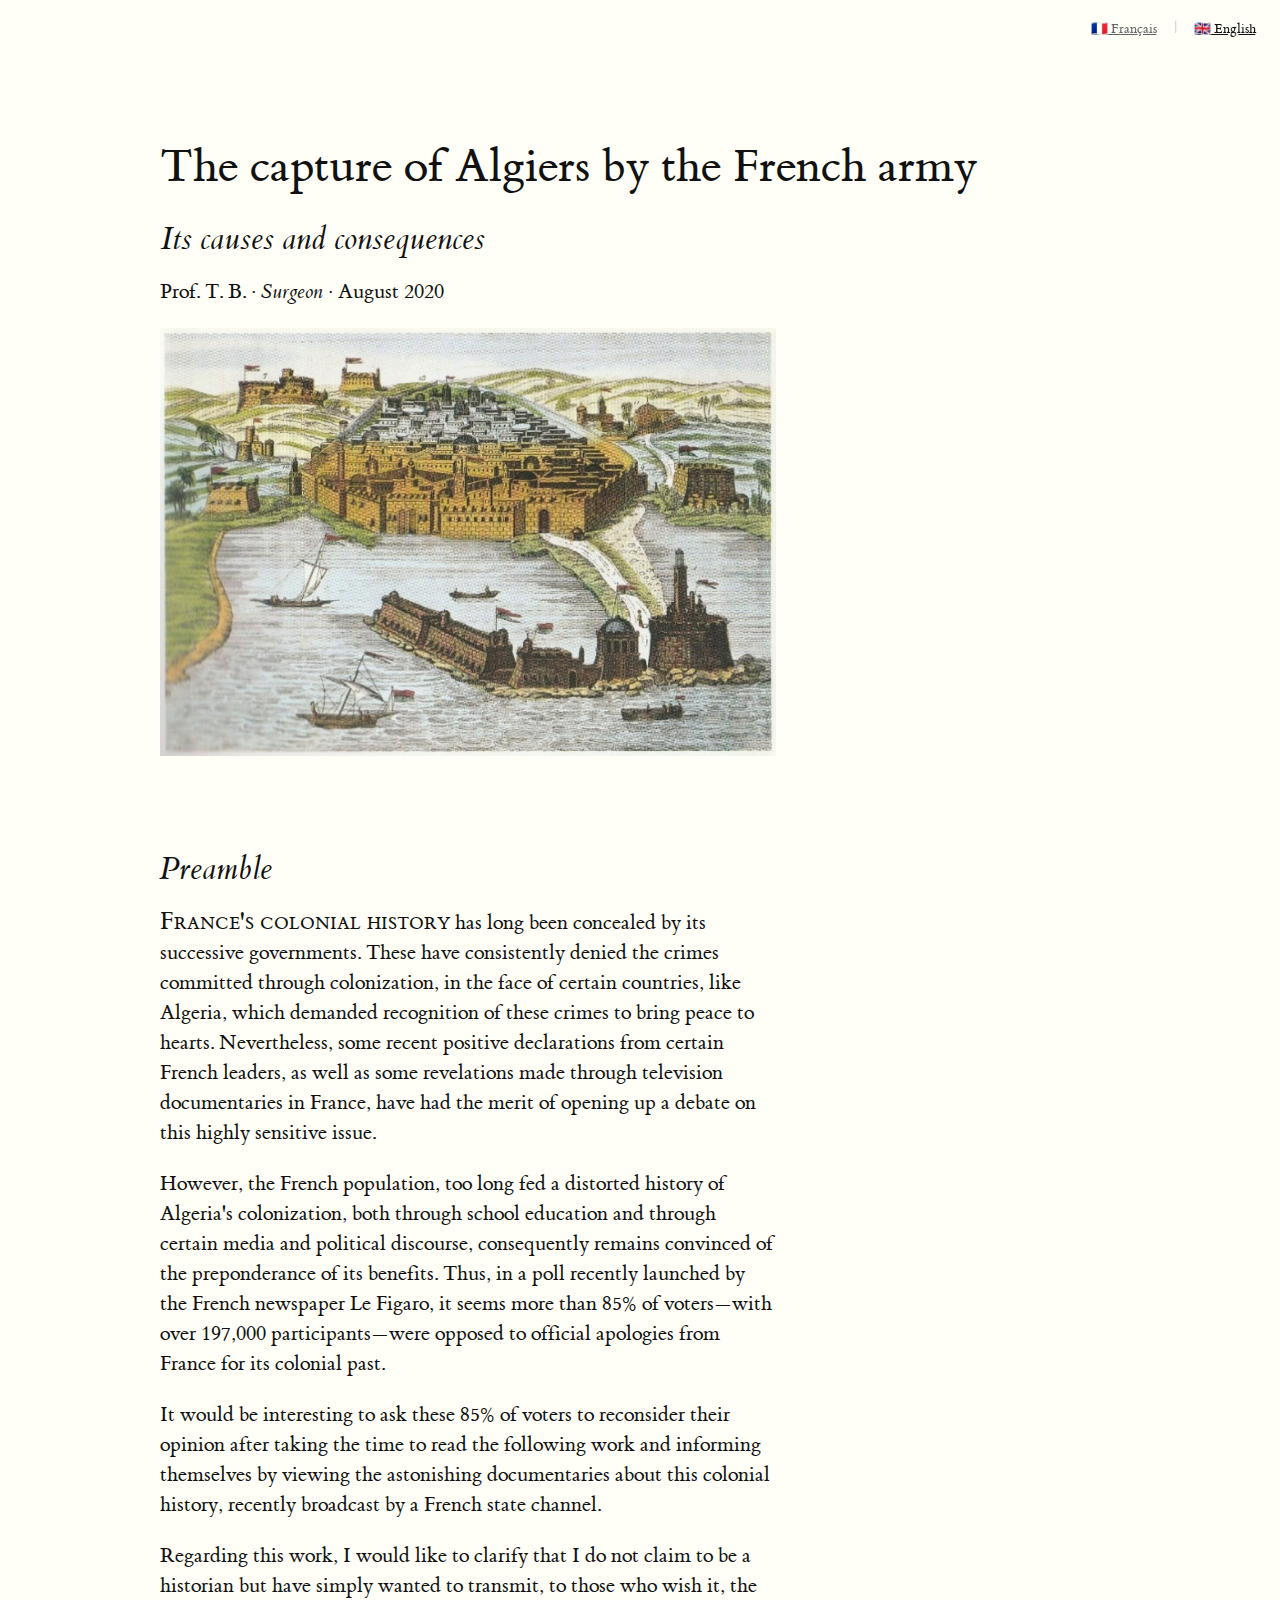
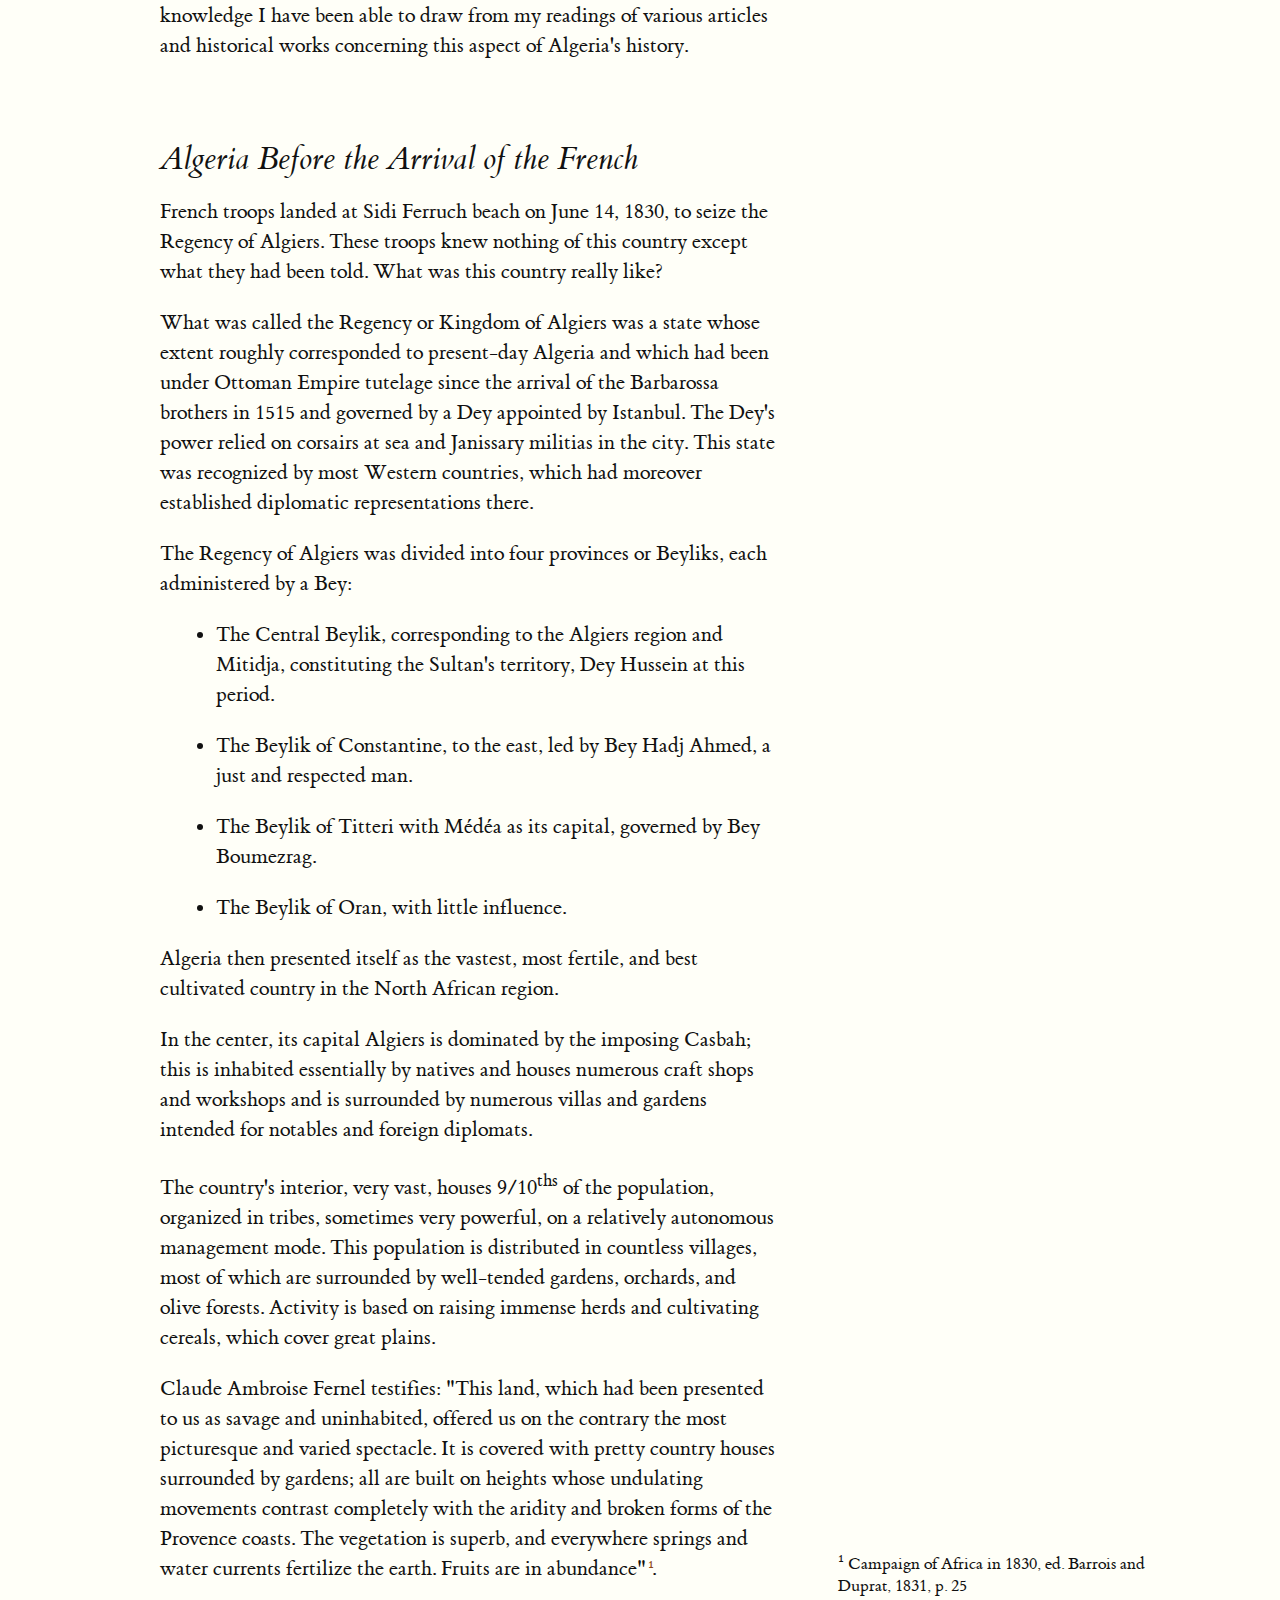
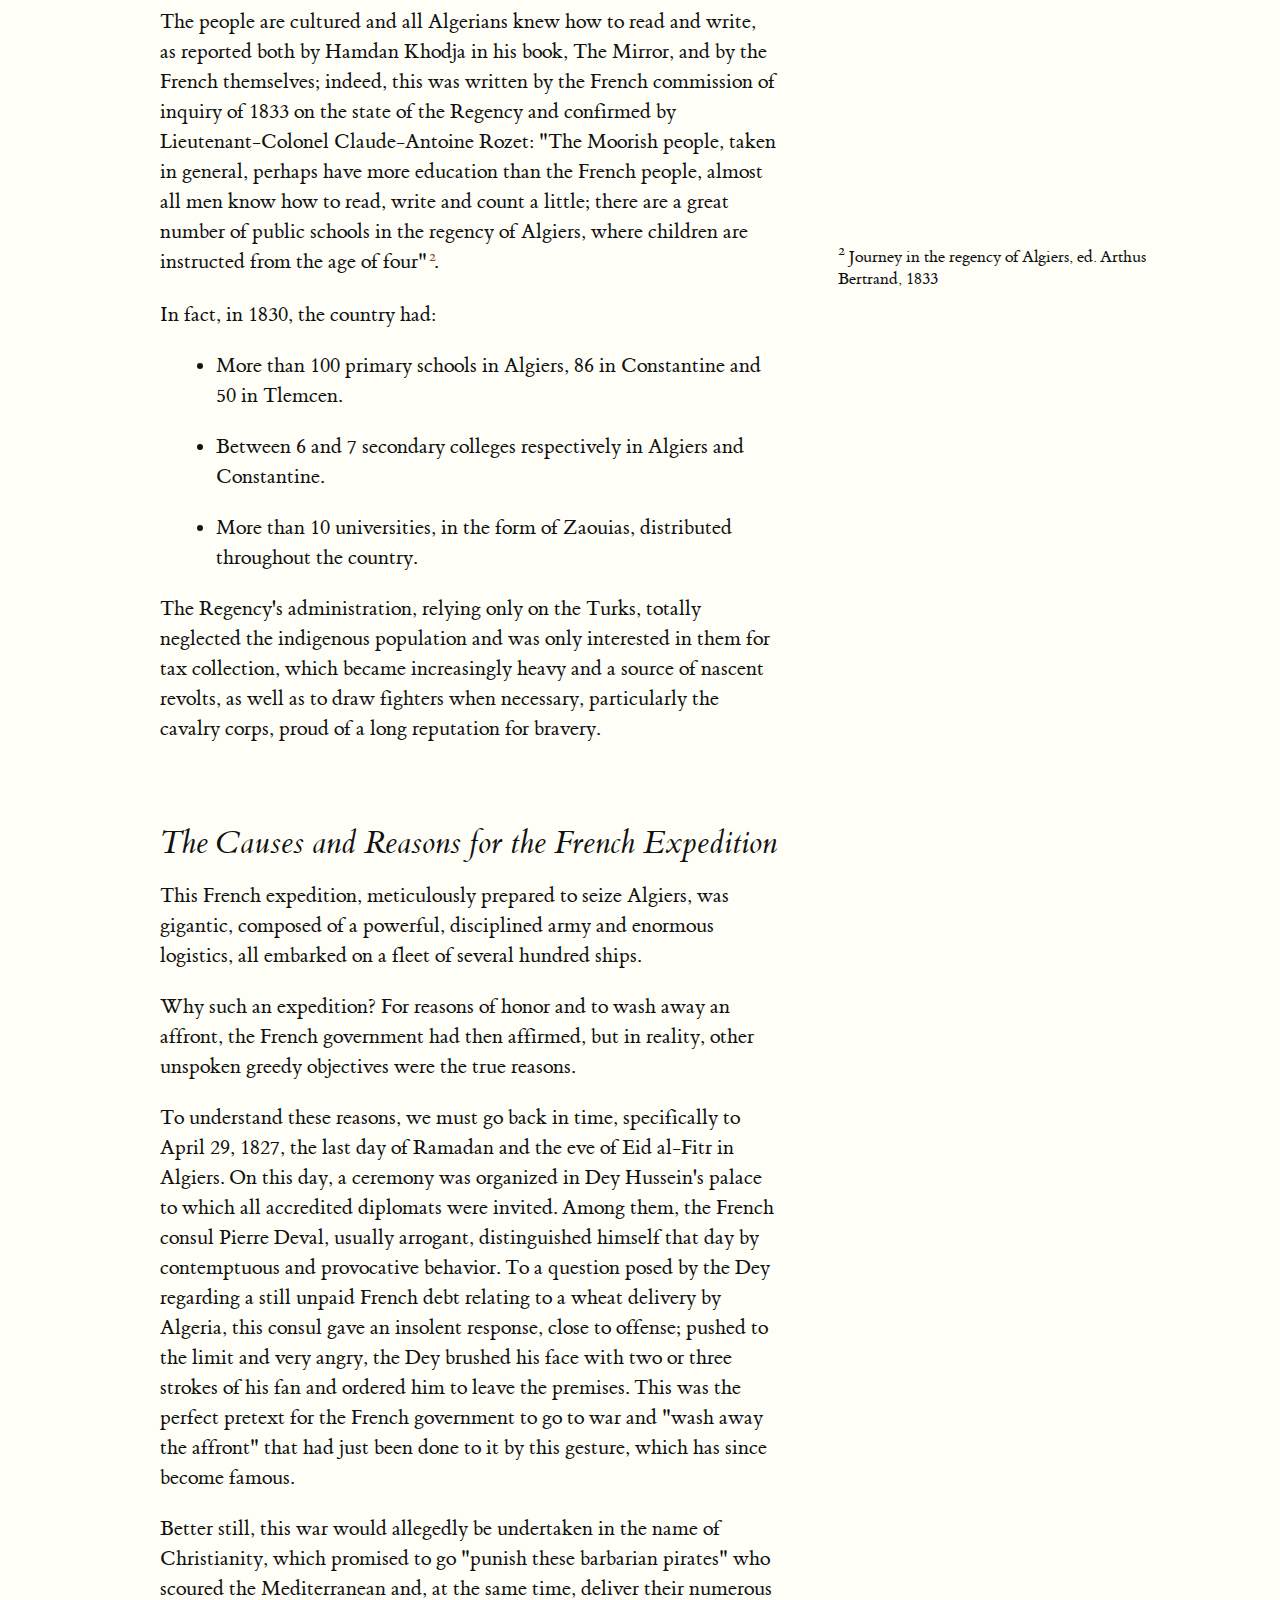
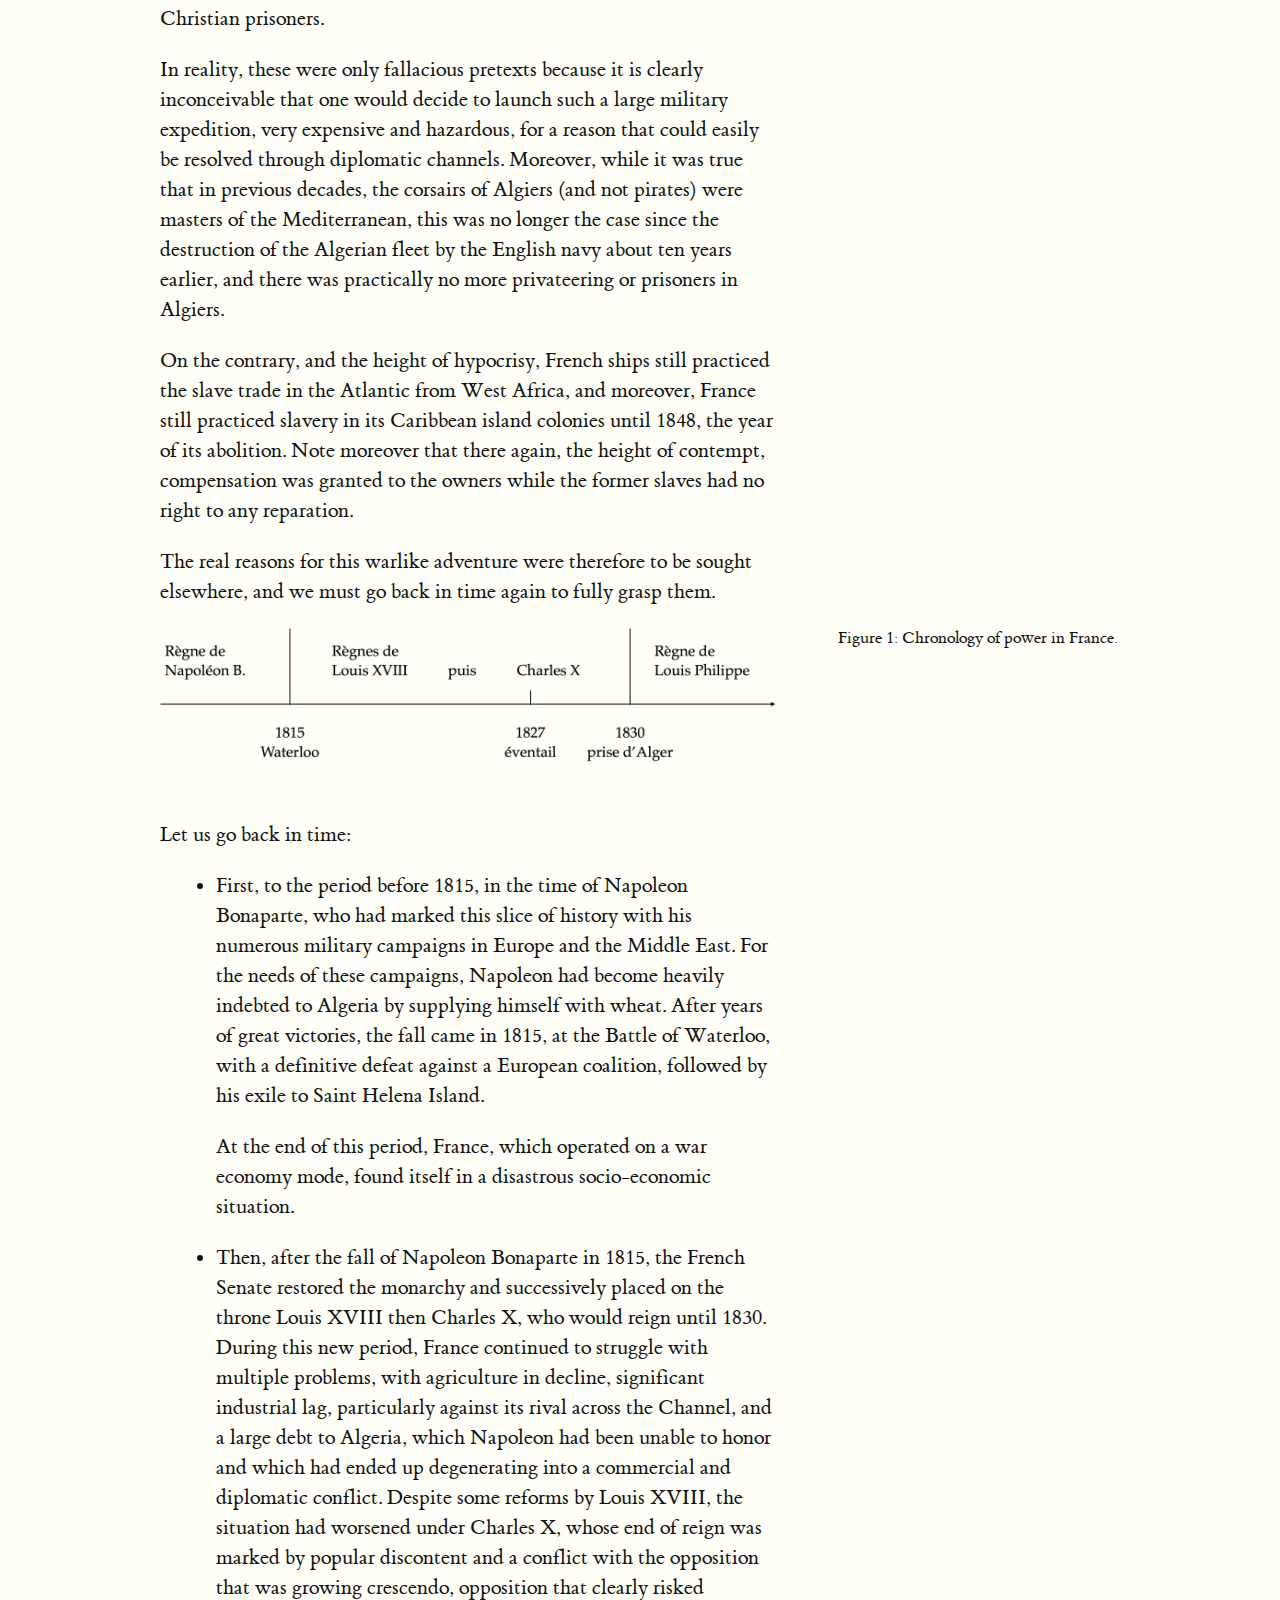
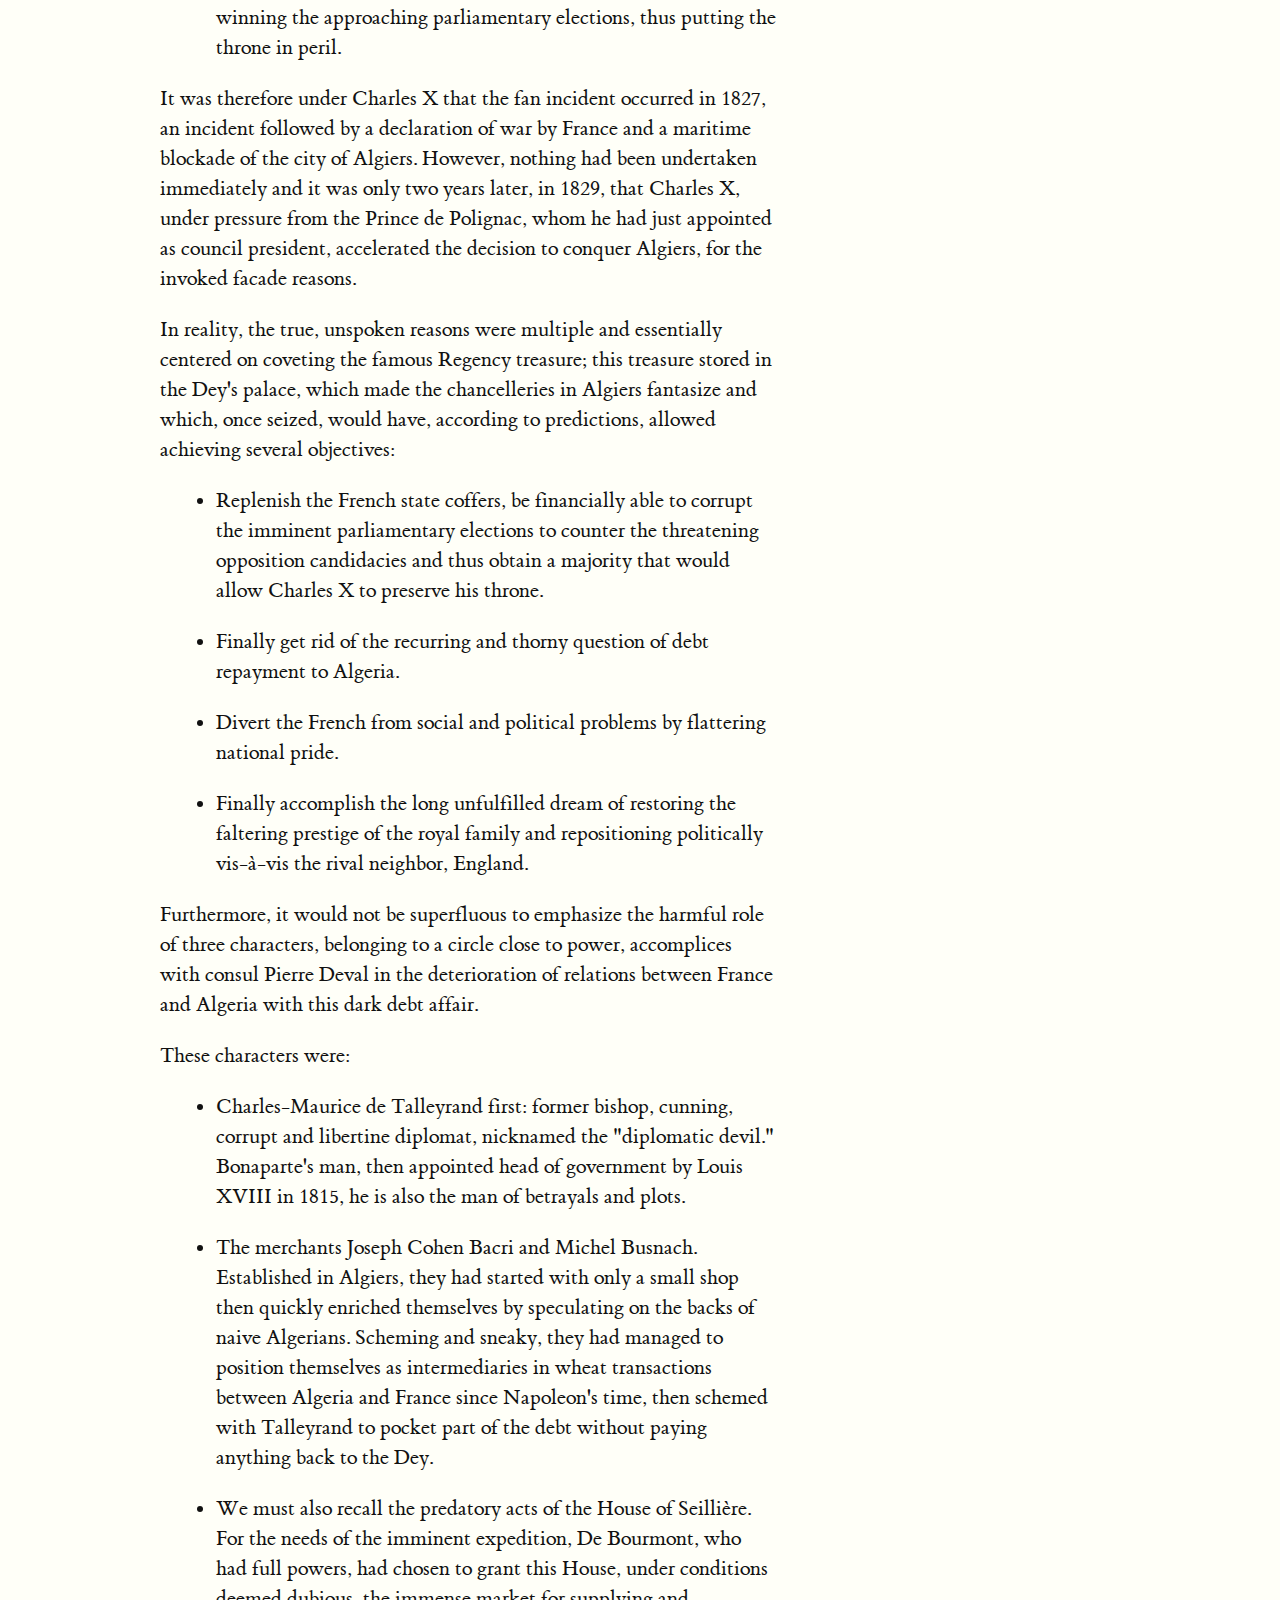
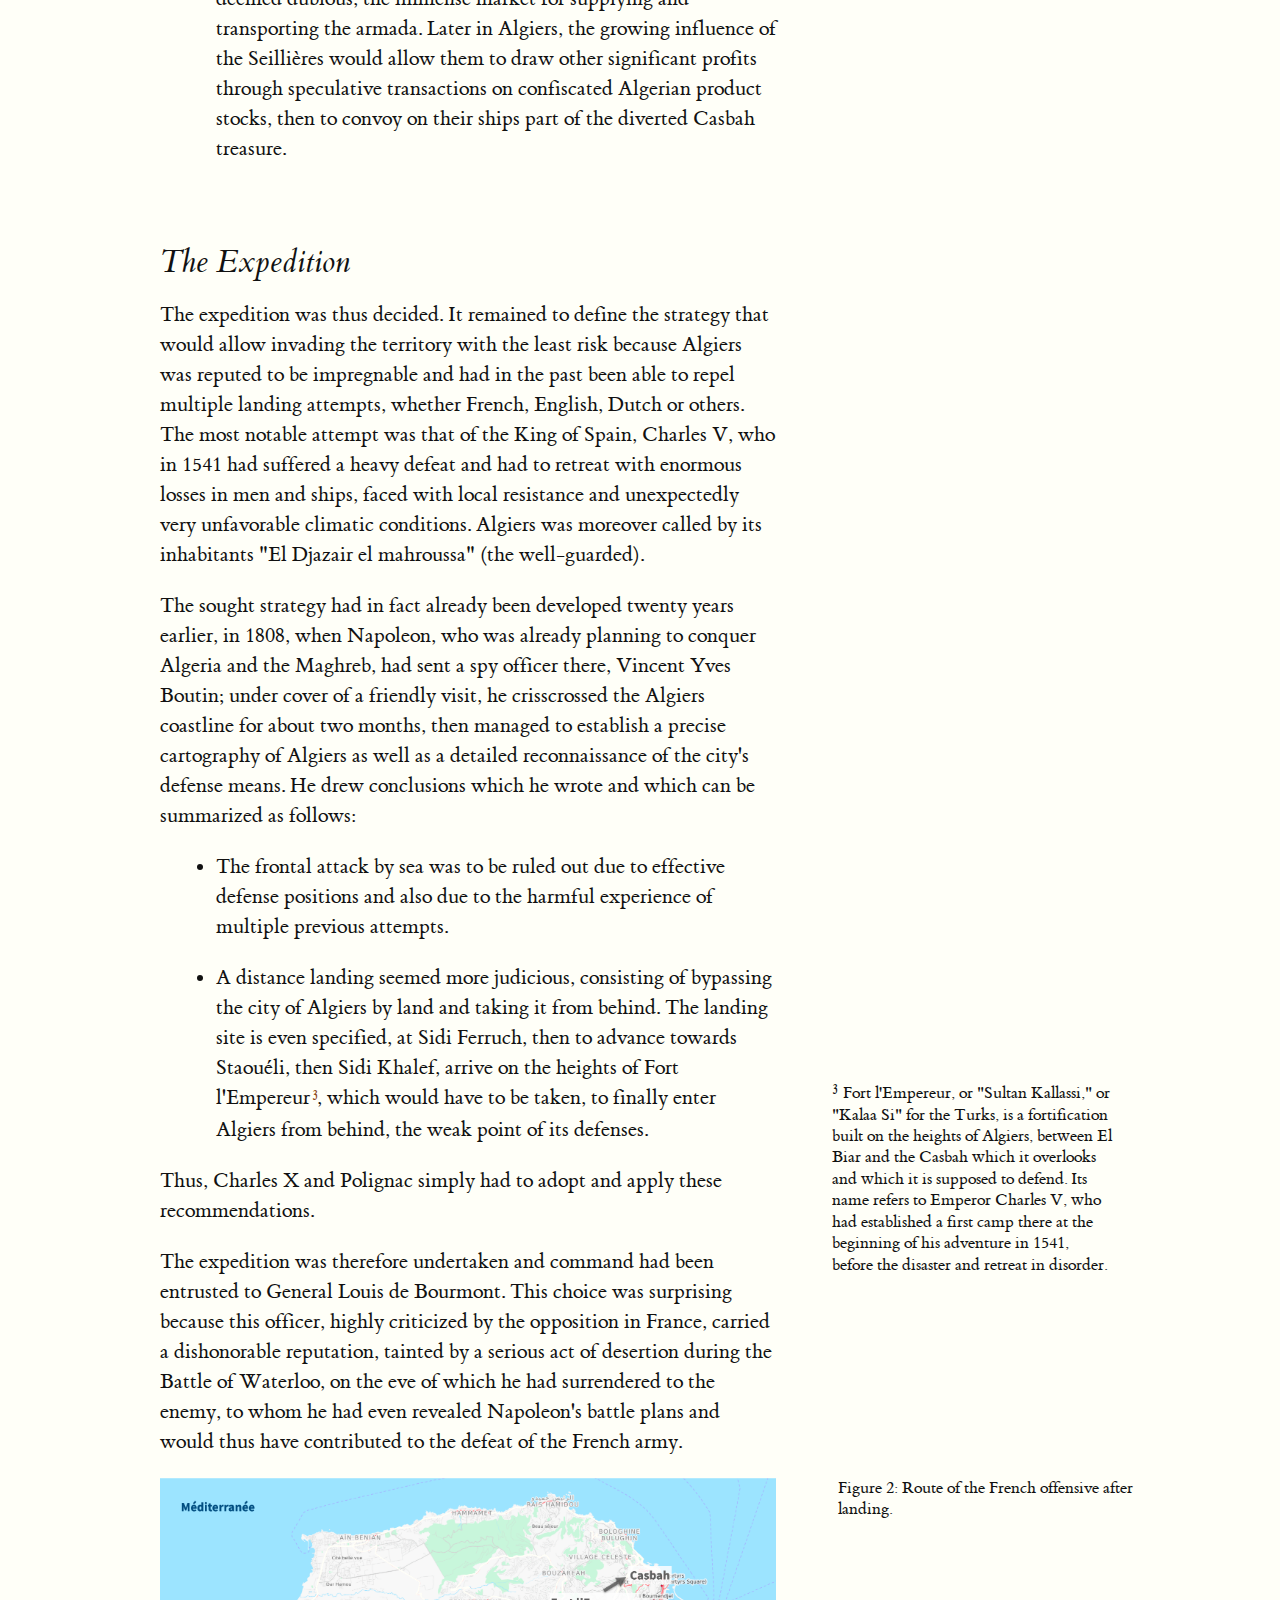
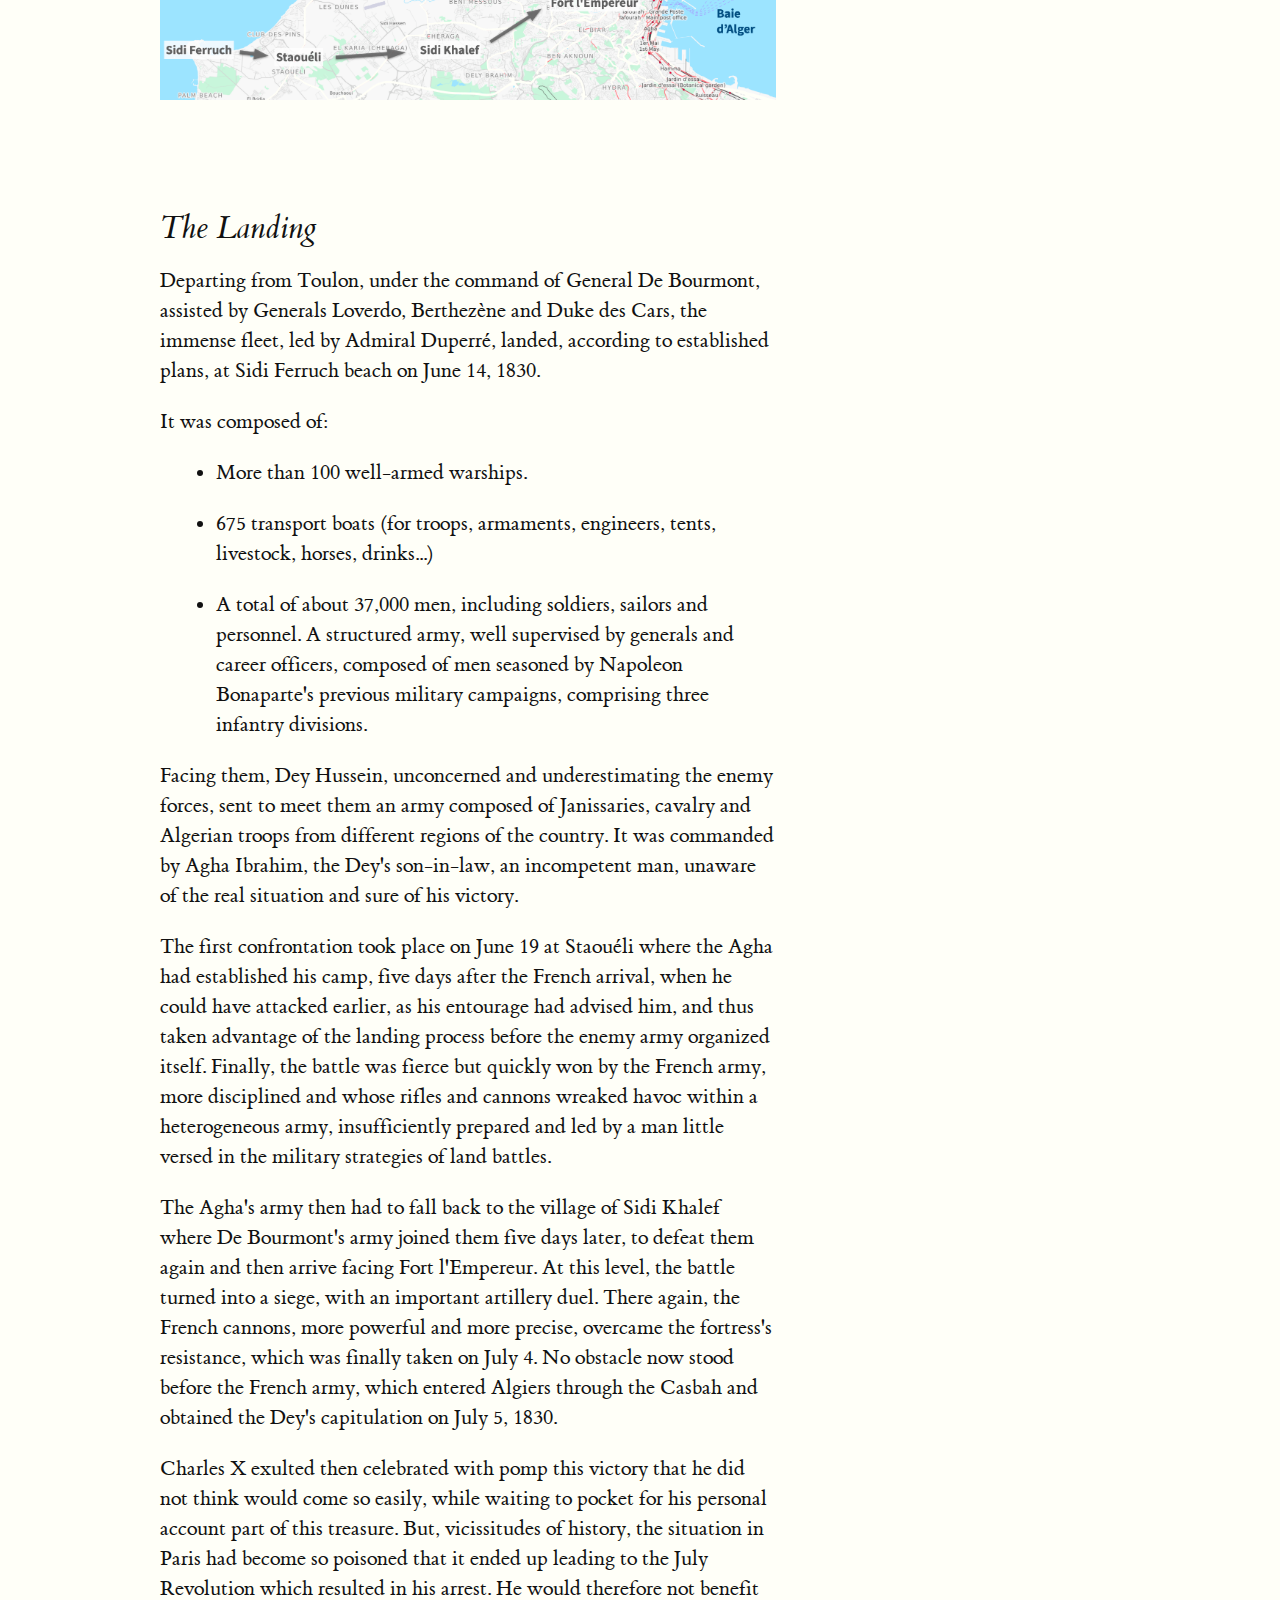
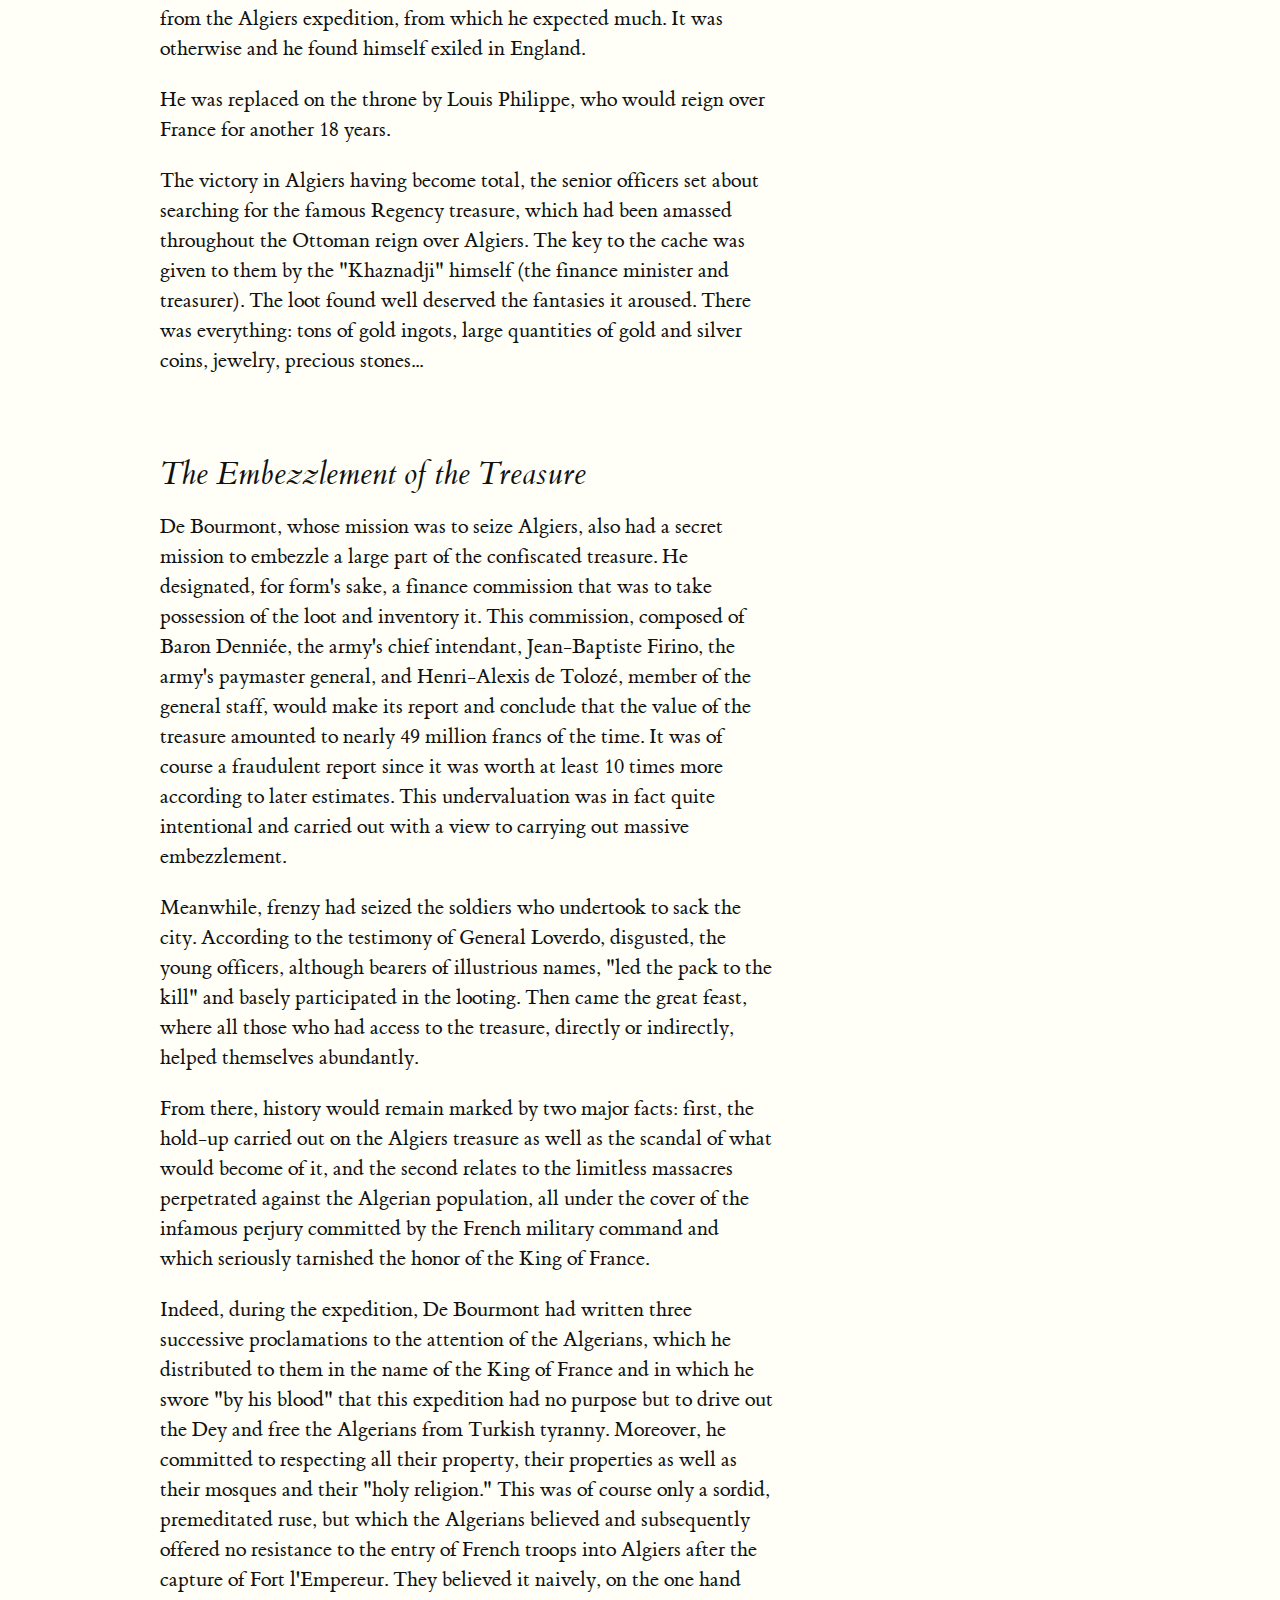
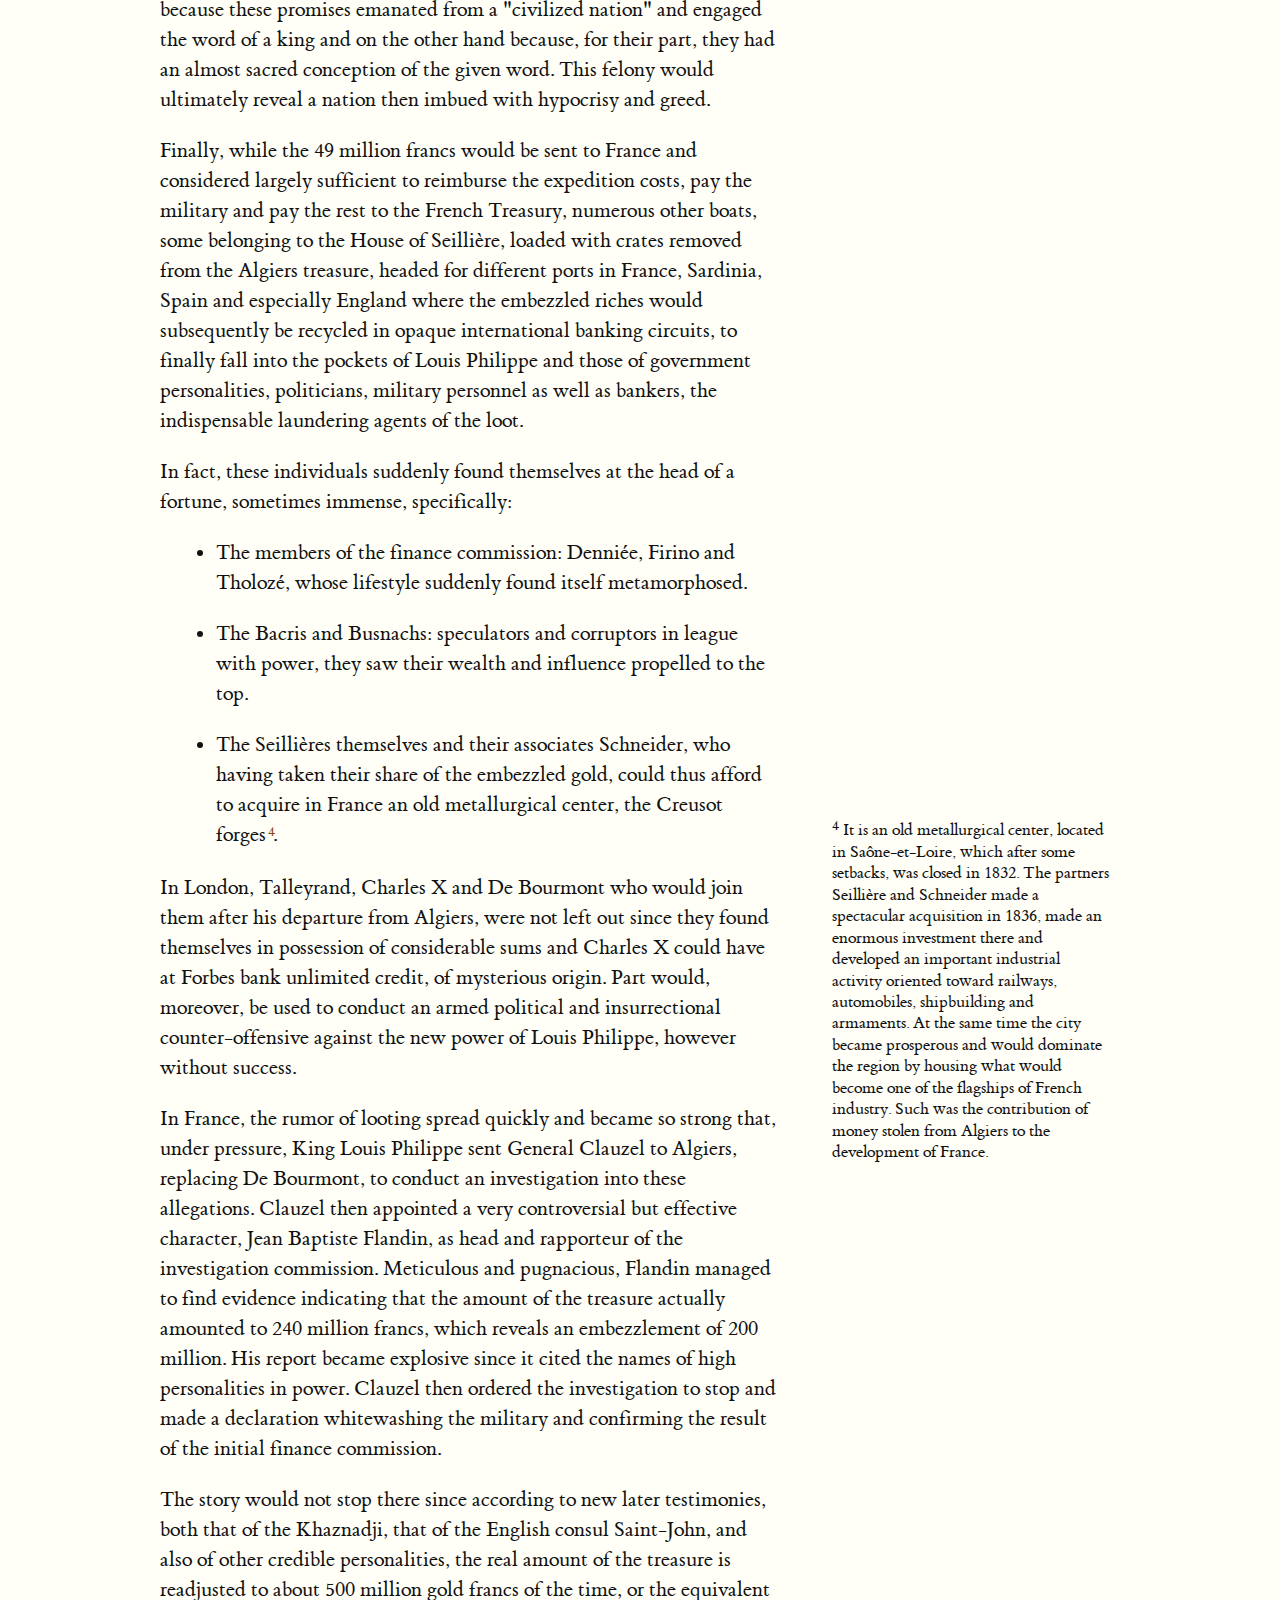
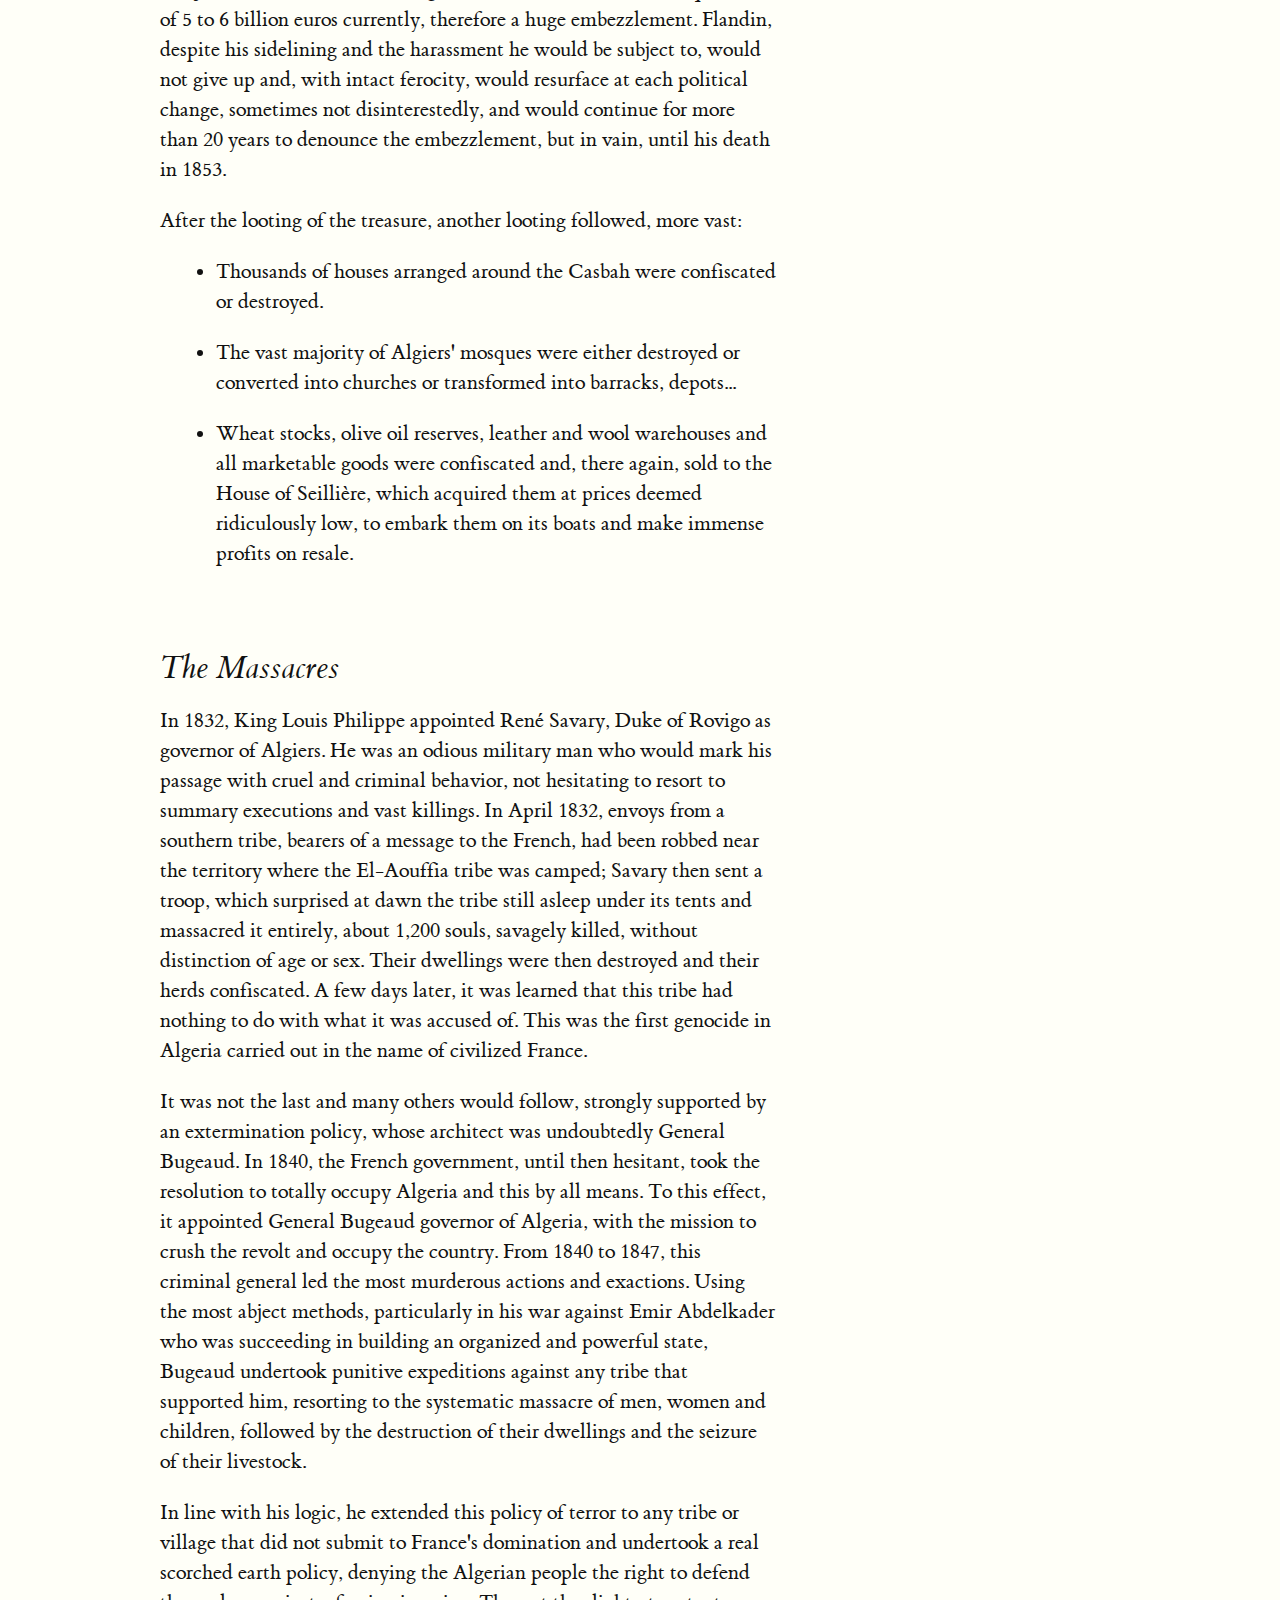
<file: index-en.html>
<!DOCTYPE html>
<html xmlns=http://www.w3.org/1999/xhtml lang="en" xml:lang="en">

<head>
  <meta property=og:title content="The capture of Algiers by the French army - Its causes and consequences">
  <!-- <meta property="og:description" content=""> -->
  <meta property=og:image content=https://laprisedalger.github.io/images/algiers.png>
  <meta property=og:url content=https://laprisedalger.github.io/index-en.html />
  <meta name=twitter:title content="The capture of Algiers by the French army - Its causes and consequences">
  <!-- <meta name="twitter:description" content=""> -->
  <meta name=twitter:image content=https://laprisedalger.github.io/images/algiers.png>
  <meta name=twitter:card content=summary_large_image>
  <script async src=https://www.googletagmanager.com/gtag/js?id=UA-176088823-1></script>
  <script>
    window.dataLayer = window.dataLayer || [];
    function gtag() { dataLayer.push(arguments); }
    gtag('js', new Date());
    gtag('config', 'UA-176088823-1');
  </script>
  <meta charset=utf-8>
  <link rel=stylesheet href=main.css>
  <link rel=stylesheet href=tufte.min.css>
  <link rel=stylesheet href=latex.css>
  <link rel=stylesheet href=language-switcher.css>
  <meta name=viewport content="width=device-width, initial-scale=1">
  <title>The capture of Algiers by the French army - Its causes and consequences</title>

  <script data-goatcounter="https://laprisedalger.goatcounter.com/count"
        async src="//gc.zgo.at/count.js"></script>
</head>

<body>
  <div class="language-switcher">
    <a href="index.html" class="lang-link">🇫🇷 Français</a>
    <span class="lang-separator">|</span>
    <a href="index-en.html" class="lang-link active">🇬🇧 English</a>
  </div>
  <article>
    <h1 class=title>The capture of Algiers by the French army</h1>
    <h2 class=subtitle>Its causes and consequences</h2>
    <p class=date>Prof. T. B. · <i>Surgeon</i> · August 2020</p>
    <figure> <img src=images/algiers.png alt=Algiers> </figure>
    <section>
      <h2 id=preamble>Preamble</h2>
      <p><span class=newthought>France's colonial history</span> has long been concealed by its successive governments. These have consistently denied the crimes committed through colonization, in the face of certain countries, like Algeria, which demanded recognition of these crimes to bring peace to hearts. Nevertheless, some recent positive declarations from certain French leaders, as well as some revelations made through television documentaries in France, have had the merit of opening up a debate on this highly sensitive issue.</p>
      <p>However, the French population, too long fed a distorted history of Algeria's colonization, both through school education and through certain media and political discourse, consequently remains convinced of the preponderance of its benefits. Thus, in a poll recently launched by the French newspaper Le Figaro, it seems more than 85% of voters—with over 197,000 participants—were opposed to official apologies from France for its colonial past.</p>
      <p>It would be interesting to ask these 85% of voters to reconsider their opinion after taking the time to read the following work and informing themselves by viewing the astonishing documentaries about this colonial history, recently broadcast by a French state channel.</p>
      <p>Regarding this work, I would like to clarify that I do not claim to be a historian but have simply wanted to transmit, to those who wish it, the knowledge I have been able to draw from my readings of various articles and historical works concerning this aspect of Algeria's history.</p>
    </section>
    <section>
      <h2 id=algeria-before-the-arrival-of-the-french>Algeria Before the Arrival of the French</h2>
      <p>French troops landed at Sidi Ferruch beach on June 14, 1830, to seize the Regency of Algiers. These troops knew nothing of this country except what they had been told. What was this country really like?</p>
      <p>What was called the Regency or Kingdom of Algiers was a state whose extent roughly corresponded to present-day Algeria and which had been under Ottoman Empire tutelage since the arrival of the Barbarossa brothers in 1515 and governed by a Dey appointed by Istanbul. The Dey's power relied on corsairs at sea and Janissary militias in the city. This state was recognized by most Western countries, which had moreover established diplomatic representations there.</p>
      <p>The Regency of Algiers was divided into four provinces or Beyliks, each administered by a Bey:</p>
      <ul>
        <li>
          <p>The Central Beylik, corresponding to the Algiers region and Mitidja, constituting the Sultan's territory, Dey Hussein at this period.</p>
        </li>
        <li>
          <p>The Beylik of Constantine, to the east, led by Bey Hadj Ahmed, a just and respected man.</p>
        </li>
        <li>
          <p>The Beylik of Titteri with Médéa as its capital, governed by Bey Boumezrag.</p>
        </li>
        <li>
          <p>The Beylik of Oran, with little influence.</p>
        </li>
      </ul>
      <p>Algeria then presented itself as the vastest, most fertile, and best cultivated country in the North African region.</p>
      <p>In the center, its capital Algiers is dominated by the imposing Casbah; this is inhabited essentially by natives and houses numerous craft shops and workshops and is surrounded by numerous villas and gardens intended for notables and foreign diplomats.</p>
      <p>The country's interior, very vast, houses 9/10<sup>ths</sup> of the population, organized in tribes, sometimes very powerful, on a relatively autonomous management mode. This population is distributed in countless villages, most of which are surrounded by well-tended gardens, orchards, and olive forests. Activity is based on raising immense herds and cultivating cereals, which cover great plains.</p>
      <p>Claude Ambroise Fernel testifies: "This land, which had been presented to us as savage and uninhabited, offered us on the contrary the most picturesque and varied spectacle. It is covered with pretty country houses surrounded by gardens; all are built on heights whose undulating movements contrast completely with the aridity and broken forms of the Provence coasts. The vegetation is superb, and everywhere springs and water currents fertilize the earth. Fruits are in abundance"<label for=sm-1
          class="margin-toggle sidenote-number"></label><input type=checkbox id=sm-1 class=margin-toggle><span
          class=sidenote>Campaign of Africa in 1830, ed. Barrois and Duprat, 1831, p. 25</span>.</p>
      <p>The people are cultured and all Algerians knew how to read and write, as reported both by Hamdan Khodja in his book, The Mirror, and by the French themselves; indeed, this was written by the French commission of inquiry of 1833 on the state of the Regency and confirmed by Lieutenant-Colonel Claude-Antoine Rozet: "The Moorish people, taken in general, perhaps have more education than the French people, almost all men know how to read, write and count a little; there are a great number of public schools in the regency of Algiers, where children are instructed from the age of four"<label for=sm-2
          class="margin-toggle sidenote-number"></label><input type=checkbox id=sm-2 class=margin-toggle><span
          class=sidenote>Journey in the regency of Algiers, ed. Arthus Bertrand, 1833</span>.</p>
      <p>In fact, in 1830, the country had:</p>
      <ul>
        <li>
          <p>More than 100 primary schools in Algiers, 86 in Constantine and 50 in Tlemcen.</p>
        </li>
        <li>
          <p>Between 6 and 7 secondary colleges respectively in Algiers and Constantine.</p>
        </li>
        <li>
          <p>More than 10 universities, in the form of Zaouias, distributed throughout the country.</p>
        </li>
      </ul>
      <p>The Regency's administration, relying only on the Turks, totally neglected the indigenous population and was only interested in them for tax collection, which became increasingly heavy and a source of nascent revolts, as well as to draw fighters when necessary, particularly the cavalry corps, proud of a long reputation for bravery.</p>
    </section>
    <section>
      <h2 id=the-causes-and-reasons-for-the-french-expedition>The Causes and Reasons for the French Expedition</h2>
      <p>This French expedition, meticulously prepared to seize Algiers, was gigantic, composed of a powerful, disciplined army and enormous logistics, all embarked on a fleet of several hundred ships.</p>
      <p>Why such an expedition? For reasons of honor and to wash away an affront, the French government had then affirmed, but in reality, other unspoken greedy objectives were the true reasons.</p>
      <p>To understand these reasons, we must go back in time, specifically to April 29, 1827, the last day of Ramadan and the eve of Eid al-Fitr in Algiers. On this day, a ceremony was organized in Dey Hussein's palace to which all accredited diplomats were invited. Among them, the French consul Pierre Deval, usually arrogant, distinguished himself that day by contemptuous and provocative behavior. To a question posed by the Dey regarding a still unpaid French debt relating to a wheat delivery by Algeria, this consul gave an insolent response, close to offense; pushed to the limit and very angry, the Dey brushed his face with two or three strokes of his fan and ordered him to leave the premises. This was the perfect pretext for the French government to go to war and "wash away the affront" that had just been done to it by this gesture, which has since become famous.</p>
      <p>Better still, this war would allegedly be undertaken in the name of Christianity, which promised to go "punish these barbarian pirates" who scoured the Mediterranean and, at the same time, deliver their numerous Christian prisoners.</p>
      <p>In reality, these were only fallacious pretexts because it is clearly inconceivable that one would decide to launch such a large military expedition, very expensive and hazardous, for a reason that could easily be resolved through diplomatic channels. Moreover, while it was true that in previous decades, the corsairs of Algiers (and not pirates) were masters of the Mediterranean, this was no longer the case since the destruction of the Algerian fleet by the English navy about ten years earlier, and there was practically no more privateering or prisoners in Algiers.</p>
      <p>On the contrary, and the height of hypocrisy, French ships still practiced the slave trade in the Atlantic from West Africa, and moreover, France still practiced slavery in its Caribbean island colonies until 1848, the year of its abolition. Note moreover that there again, the height of contempt, compensation was granted to the owners while the former slaves had no right to any reparation.</p>
      <p>The real reasons for this warlike adventure were therefore to be sought elsewhere, and we must go back in time again to fully grasp them.</p>
      <figure> <label for=mn-chrono class=margin-toggle>&#8853;</label><input type=checkbox id=mn-chrono
          class=margin-toggle><span class=marginnote>Figure 1: Chronology of power in France.</span> <img
          src=images/chrono.png alt="Chronology of power in France."> </figure>
      <p>Let us go back in time:</p>
      <ul>
        <li>
          <p>First, to the period before 1815, in the time of Napoleon Bonaparte, who had marked this slice of history with his numerous military campaigns in Europe and the Middle East. For the needs of these campaigns, Napoleon had become heavily indebted to Algeria by supplying himself with wheat. After years of great victories, the fall came in 1815, at the Battle of Waterloo, with a definitive defeat against a European coalition, followed by his exile to Saint Helena Island.</p>
          <p>At the end of this period, France, which operated on a war economy mode, found itself in a disastrous socio-economic situation.</p>
        </li>
        <li>
          <p>Then, after the fall of Napoleon Bonaparte in 1815, the French Senate restored the monarchy and successively placed on the throne Louis XVIII then Charles X, who would reign until 1830. During this new period, France continued to struggle with multiple problems, with agriculture in decline, significant industrial lag, particularly against its rival across the Channel, and a large debt to Algeria, which Napoleon had been unable to honor and which had ended up degenerating into a commercial and diplomatic conflict. Despite some reforms by Louis XVIII, the situation had worsened under Charles X, whose end of reign was marked by popular discontent and a conflict with the opposition that was growing crescendo, opposition that clearly risked winning the approaching parliamentary elections, thus putting the throne in peril.</p>
        </li>
      </ul>
      <p>It was therefore under Charles X that the fan incident occurred in 1827, an incident followed by a declaration of war by France and a maritime blockade of the city of Algiers. However, nothing had been undertaken immediately and it was only two years later, in 1829, that Charles X, under pressure from the Prince de Polignac, whom he had just appointed as council president, accelerated the decision to conquer Algiers, for the invoked facade reasons.</p>
      <p>In reality, the true, unspoken reasons were multiple and essentially centered on coveting the famous Regency treasure; this treasure stored in the Dey's palace, which made the chancelleries in Algiers fantasize and which, once seized, would have, according to predictions, allowed achieving several objectives:</p>
      <ul>
        <li>
          <p>Replenish the French state coffers, be financially able to corrupt the imminent parliamentary elections to counter the threatening opposition candidacies and thus obtain a majority that would allow Charles X to preserve his throne.</p>
        </li>
        <li>
          <p>Finally get rid of the recurring and thorny question of debt repayment to Algeria.</p>
        </li>
        <li>
          <p>Divert the French from social and political problems by flattering national pride.</p>
        </li>
        <li>
          <p>Finally accomplish the long unfulfilled dream of restoring the faltering prestige of the royal family and repositioning politically vis-à-vis the rival neighbor, England.</p>
        </li>
      </ul>
      <p>Furthermore, it would not be superfluous to emphasize the harmful role of three characters, belonging to a circle close to power, accomplices with consul Pierre Deval in the deterioration of relations between France and Algeria with this dark debt affair.</p>
      <p>These characters were:</p>
      <ul>
        <li>
          <p>Charles-Maurice de Talleyrand first: former bishop, cunning, corrupt and libertine diplomat, nicknamed the "diplomatic devil." Bonaparte's man, then appointed head of government by Louis XVIII in 1815, he is also the man of betrayals and plots.</p>
        </li>
        <li>
          <p>The merchants Joseph Cohen Bacri and Michel Busnach. Established in Algiers, they had started with only a small shop then quickly enriched themselves by speculating on the backs of naive Algerians. Scheming and sneaky, they had managed to position themselves as intermediaries in wheat transactions between Algeria and France since Napoleon's time, then schemed with Talleyrand to pocket part of the debt without paying anything back to the Dey.</p>
        </li>
        <li>
          <p>We must also recall the predatory acts of the House of Seillière. For the needs of the imminent expedition, De Bourmont, who had full powers, had chosen to grant this House, under conditions deemed dubious, the immense market for supplying and transporting the armada. Later in Algiers, the growing influence of the Seillières would allow them to draw other significant profits through speculative transactions on confiscated Algerian product stocks, then to convoy on their ships part of the diverted Casbah treasure.</p>
        </li>
      </ul>
    </section>
    <section>
      <h2 id=sec:the_expedition>The Expedition</h2>
      <p>The expedition was thus decided. It remained to define the strategy that would allow invading the territory with the least risk because Algiers was reputed to be impregnable and had in the past been able to repel multiple landing attempts, whether French, English, Dutch or others. The most notable attempt was that of the King of Spain, Charles V, who in 1541 had suffered a heavy defeat and had to retreat with enormous losses in men and ships, faced with local resistance and unexpectedly very unfavorable climatic conditions. Algiers was moreover called by its inhabitants "El Djazair el mahroussa" (the well-guarded).</p>
      <p>The sought strategy had in fact already been developed twenty years earlier, in 1808, when Napoleon, who was already planning to conquer Algeria and the Maghreb, had sent a spy officer there, Vincent Yves Boutin; under cover of a friendly visit, he crisscrossed the Algiers coastline for about two months, then managed to establish a precise cartography of Algiers as well as a detailed reconnaissance of the city's defense means. He drew conclusions which he wrote and which can be summarized as follows:</p>
      <ul>
        <li>
          <p>The frontal attack by sea was to be ruled out due to effective defense positions and also due to the harmful experience of multiple previous attempts.</p>
        </li>
        <li>
          <p>A distance landing seemed more judicious, consisting of bypassing the city of Algiers by land and taking it from behind. The landing site is even specified, at Sidi Ferruch, then to advance towards Staouéli, then Sidi Khalef, arrive on the heights of Fort l'Empereur<label for=sm-3
              class="margin-toggle sidenote-number"></label><input type=checkbox id=sm-3 class=margin-toggle><span
              class=sidenote>Fort l'Empereur, or "Sultan Kallassi," or "Kalaa Si" for the Turks, is a fortification built on the heights of Algiers, between El Biar and the Casbah which it overlooks and which it is supposed to defend. Its name refers to Emperor Charles V, who had established a first camp there at the beginning of his adventure in 1541, before the disaster and retreat in disorder.</span>, which would have to be taken, to finally enter Algiers from behind, the weak point of its defenses.</p>
        </li>
      </ul>
      <p>Thus, Charles X and Polignac simply had to adopt and apply these recommendations.</p>
      <p>The expedition was therefore undertaken and command had been entrusted to General Louis de Bourmont. This choice was surprising because this officer, highly criticized by the opposition in France, carried a dishonorable reputation, tainted by a serious act of desertion during the Battle of Waterloo, on the eve of which he had surrendered to the enemy, to whom he had even revealed Napoleon's battle plans and would thus have contributed to the defeat of the French army.</p>
      <figure> <label for=mn-debarquement class=margin-toggle>&#8853;</label><input type=checkbox id=mn-debarquement
          class=margin-toggle><span class=marginnote>Figure 2: Route of the French offensive after landing.</span> <img src=images/debarquement.png
          alt="Route of the French offensive after landing."> </figure>
    </section>
    <section>
      <h2 id=sec:the_landing>The Landing</h2>
      <p>Departing from Toulon, under the command of General De Bourmont, assisted by Generals Loverdo, Berthezène and Duke des Cars, the immense fleet, led by Admiral Duperré, landed, according to established plans, at Sidi Ferruch beach on June 14, 1830.</p>
      <p>It was composed of:</p>
      <ul>
        <li>
          <p>More than 100 well-armed warships.</p>
        </li>
        <li>
          <p>675 transport boats (for troops, armaments, engineers, tents, livestock, horses, drinks...)</p>
        </li>
        <li>
          <p>A total of about 37,000 men, including soldiers, sailors and personnel. A structured army, well supervised by generals and career officers, composed of men seasoned by Napoleon Bonaparte's previous military campaigns, comprising three infantry divisions.</p>
        </li>
      </ul>
      <p>Facing them, Dey Hussein, unconcerned and underestimating the enemy forces, sent to meet them an army composed of Janissaries, cavalry and Algerian troops from different regions of the country. It was commanded by Agha Ibrahim, the Dey's son-in-law, an incompetent man, unaware of the real situation and sure of his victory.</p>
      <p>The first confrontation took place on June 19 at Staouéli where the Agha had established his camp, five days after the French arrival, when he could have attacked earlier, as his entourage had advised him, and thus taken advantage of the landing process before the enemy army organized itself. Finally, the battle was fierce but quickly won by the French army, more disciplined and whose rifles and cannons wreaked havoc within a heterogeneous army, insufficiently prepared and led by a man little versed in the military strategies of land battles.</p>
      <p>The Agha's army then had to fall back to the village of Sidi Khalef where De Bourmont's army joined them five days later, to defeat them again and then arrive facing Fort l'Empereur. At this level, the battle turned into a siege, with an important artillery duel. There again, the French cannons, more powerful and more precise, overcame the fortress's resistance, which was finally taken on July 4. No obstacle now stood before the French army, which entered Algiers through the Casbah and obtained the Dey's capitulation on July 5, 1830.</p>
      <p>Charles X exulted then celebrated with pomp this victory that he did not think would come so easily, while waiting to pocket for his personal account part of this treasure. But, vicissitudes of history, the situation in Paris had become so poisoned that it ended up leading to the July Revolution which resulted in his arrest. He would therefore not benefit from the Algiers expedition, from which he expected much. It was otherwise and he found himself exiled in England.</p>
      <p>He was replaced on the throne by Louis Philippe, who would reign over France for another 18 years.</p>
      <p>The victory in Algiers having become total, the senior officers set about searching for the famous Regency treasure, which had been amassed throughout the Ottoman reign over Algiers. The key to the cache was given to them by the "Khaznadji" himself (the finance minister and treasurer). The loot found well deserved the fantasies it aroused. There was everything: tons of gold ingots, large quantities of gold and silver coins, jewelry, precious stones...</p>
    </section>
    <section>
      <h2 id=sec:the_embezzlement_of_the_treasure>The Embezzlement of the Treasure</h2>
      <p>De Bourmont, whose mission was to seize Algiers, also had a secret mission to embezzle a large part of the confiscated treasure. He designated, for form's sake, a finance commission that was to take possession of the loot and inventory it. This commission, composed of Baron Denniée, the army's chief intendant, Jean-Baptiste Firino, the army's paymaster general, and Henri-Alexis de Tolozé, member of the general staff, would make its report and conclude that the value of the treasure amounted to nearly 49 million francs of the time. It was of course a fraudulent report since it was worth at least 10 times more according to later estimates. This undervaluation was in fact quite intentional and carried out with a view to carrying out massive embezzlement.</p>
      <p>Meanwhile, frenzy had seized the soldiers who undertook to sack the city. According to the testimony of General Loverdo, disgusted, the young officers, although bearers of illustrious names, "led the pack to the kill" and basely participated in the looting. Then came the great feast, where all those who had access to the treasure, directly or indirectly, helped themselves abundantly.</p>
      <p>From there, history would remain marked by two major facts: first, the hold-up carried out on the Algiers treasure as well as the scandal of what would become of it, and the second relates to the limitless massacres perpetrated against the Algerian population, all under the cover of the infamous perjury committed by the French military command and which seriously tarnished the honor of the King of France.</p>
      <p>Indeed, during the expedition, De Bourmont had written three successive proclamations to the attention of the Algerians, which he distributed to them in the name of the King of France and in which he swore "by his blood" that this expedition had no purpose but to drive out the Dey and free the Algerians from Turkish tyranny. Moreover, he committed to respecting all their property, their properties as well as their mosques and their "holy religion." This was of course only a sordid, premeditated ruse, but which the Algerians believed and subsequently offered no resistance to the entry of French troops into Algiers after the capture of Fort l'Empereur. They believed it naively, on the one hand because these promises emanated from a "civilized nation" and engaged the word of a king and on the other hand because, for their part, they had an almost sacred conception of the given word. This felony would ultimately reveal a nation then imbued with hypocrisy and greed.</p>
      <p>Finally, while the 49 million francs would be sent to France and considered largely sufficient to reimburse the expedition costs, pay the military and pay the rest to the French Treasury, numerous other boats, some belonging to the House of Seillière, loaded with crates removed from the Algiers treasure, headed for different ports in France, Sardinia, Spain and especially England where the embezzled riches would subsequently be recycled in opaque international banking circuits, to finally fall into the pockets of Louis Philippe and those of government personalities, politicians, military personnel as well as bankers, the indispensable laundering agents of the loot.</p>
      <p>In fact, these individuals suddenly found themselves at the head of a fortune, sometimes immense, specifically:</p>
      <ul>
        <li>
          <p>The members of the finance commission: Denniée, Firino and Tholozé, whose lifestyle suddenly found itself metamorphosed.</p>
        </li>
        <li>
          <p>The Bacris and Busnachs: speculators and corruptors in league with power, they saw their wealth and influence propelled to the top.</p>
        </li>
        <li>
          <p>The Seillières themselves and their associates Schneider, who having taken their share of the embezzled gold, could thus afford to acquire in France an old metallurgical center, the Creusot forges<label for=sm-4
              class="margin-toggle sidenote-number"></label><input type=checkbox id=sm-4 class=margin-toggle><span
              class=sidenote>It is an old metallurgical center, located in Saône-et-Loire, which after some setbacks, was closed in 1832. The partners Seillière and Schneider made a spectacular acquisition in 1836, made an enormous investment there and developed an important industrial activity oriented toward railways, automobiles, shipbuilding and armaments. At the same time the city became prosperous and would dominate the region by housing what would become one of the flagships of French industry. Such was the contribution of money stolen from Algiers to the development of France.</span>.</p>
        </li>
      </ul>
      <p>In London, Talleyrand, Charles X and De Bourmont who would join them after his departure from Algiers, were not left out since they found themselves in possession of considerable sums and Charles X could have at Forbes bank unlimited credit, of mysterious origin. Part would, moreover, be used to conduct an armed political and insurrectional counter-offensive against the new power of Louis Philippe, however without success.</p>
      <p>In France, the rumor of looting spread quickly and became so strong that, under pressure, King Louis Philippe sent General Clauzel to Algiers, replacing De Bourmont, to conduct an investigation into these allegations. Clauzel then appointed a very controversial but effective character, Jean Baptiste Flandin, as head and rapporteur of the investigation commission. Meticulous and pugnacious, Flandin managed to find evidence indicating that the amount of the treasure actually amounted to 240 million francs, which reveals an embezzlement of 200 million. His report became explosive since it cited the names of high personalities in power. Clauzel then ordered the investigation to stop and made a declaration whitewashing the military and confirming the result of the initial finance commission.</p>
      <p>The story would not stop there since according to new later testimonies, both that of the Khaznadji, that of the English consul Saint-John, and also of other credible personalities, the real amount of the treasure is readjusted to about 500 million gold francs of the time, or the equivalent of 5 to 6 billion euros currently, therefore a huge embezzlement. Flandin, despite his sidelining and the harassment he would be subject to, would not give up and, with intact ferocity, would resurface at each political change, sometimes not disinterestedly, and would continue for more than 20 years to denounce the embezzlement, but in vain, until his death in 1853.</p>
      <p>After the looting of the treasure, another looting followed, more vast:</p>
      <ul>
        <li>
          <p>Thousands of houses arranged around the Casbah were confiscated or destroyed.</p>
        </li>
        <li>
          <p>The vast majority of Algiers' mosques were either destroyed or converted into churches or transformed into barracks, depots...</p>
        </li>
        <li>
          <p>Wheat stocks, olive oil reserves, leather and wool warehouses and all marketable goods were confiscated and, there again, sold to the House of Seillière, which acquired them at prices deemed ridiculously low, to embark them on its boats and make immense profits on resale.</p>
        </li>
      </ul>
    </section>
    <section>
      <h2 id=sec:the_massacres>The Massacres</h2>
      <p>In 1832, King Louis Philippe appointed René Savary, Duke of Rovigo as governor of Algiers. He was an odious military man who would mark his passage with cruel and criminal behavior, not hesitating to resort to summary executions and vast killings. In April 1832, envoys from a southern tribe, bearers of a message to the French, had been robbed near the territory where the El-Aouffia tribe was camped; Savary then sent a troop, which surprised at dawn the tribe still asleep under its tents and massacred it entirely, about 1,200 souls, savagely killed, without distinction of age or sex. Their dwellings were then destroyed and their herds confiscated. A few days later, it was learned that this tribe had nothing to do with what it was accused of. This was the first genocide in Algeria carried out in the name of civilized France.</p>
      <p>It was not the last and many others would follow, strongly supported by an extermination policy, whose architect was undoubtedly General Bugeaud. In 1840, the French government, until then hesitant, took the resolution to totally occupy Algeria and this by all means. To this effect, it appointed General Bugeaud governor of Algeria, with the mission to crush the revolt and occupy the country. From 1840 to 1847, this criminal general led the most murderous actions and exactions. Using the most abject methods, particularly in his war against Emir Abdelkader who was succeeding in building an organized and powerful state, Bugeaud undertook punitive expeditions against any tribe that supported him, resorting to the systematic massacre of men, women and children, followed by the destruction of their dwellings and the seizure of their livestock.</p>
      <p>In line with his logic, he extended this policy of terror to any tribe or village that did not submit to France's domination and undertook a real scorched earth policy, denying the Algerian people the right to defend themselves against a foreign invasion. Thus, at the slightest pretext, entire villages were razed, their orchards and crops destroyed, and their population displaced, in order to appropriate their ancestral lands, then to achieve a real replacement of the population, with new settlers constantly arriving, full of greed. He set about building fortified colonization villages and asked his soldiers to stay in Algeria as settlers, according to his motto "by the plow and by the sword."</p>
      <p>To justify these actions, reductive analyses were propagated, focusing on the "inability" of the Algerian to make profitable such a rich country and thereby justifying the "duty to dispossess him of it."</p>
      <p>The population displacement operations would be, in turn, devastating, sources of great famines and epidemics. The occurrence of these scourges, falsely attributed to nature, can in reality only be attributed to the military action that preceded them and which is directly responsible for them.</p>
      <p>The methods of extermination then diversified to take the form of the infamously famous "enfumades" (smoke-outs), horrible means of annihilating entire tribes who took refuge in caves to escape reprisals.</p>
      <p>Thus, the Ouled Riah tribe, which resisted the invasion of the French army and after a very hard battle, had at one point to flee from the enemy's advance and had taken refuge from June 18 to 20, 1845, in a vast cavern, the caves of Ghar El Frachih, located in the Dahra massif, east of Mostaganem. More than 1,000 people, composed of adults but also many elderly people, women and children, were packed there with their livestock that they had taken with them.</p>
      <p>A few days earlier, Bugeaud gave his instructions: "if these scoundrels retreat into their caves, imitate Cavaignac at Sbéhas; smoke them out completely, like foxes." The French army, commanded by Lieutenant Pelissier, executing General Bugeaud's recommendations, then undertook, after pseudo-summons, the sinister task of condemning the cave entrance with bundles and straw bales and setting fire to it, a fire maintained all night by the French troops, thus condemning to certain death those who had taken refuge there. A death that must have been slow and atrocious, in an atmosphere of panic due to darkness, smoke and asphyxiation and under the trampling by the livestock, also panicked. A nightmarish vision was subsequently offered to the soldiers, that of a horrible spectacle of shapeless heaps of flesh, burned and torn bodies, in an entanglement of human beings, oxen, donkeys and sheep. Pélissier had no remorse, "the skin of just one of my drummers was worth more than the lives of all these wretches," he said.</p>
      <p>Despite the indignation of the French press and some intellectuals, such as Honoré de Balzac, Pélissier received the fierce support of the Minister of War, Marshal Soult and that of Marshal Bugeaud, governor of Algeria, who, adding ignobility to cruelty, congratulated Pélissier for the success of the expedition and confirmed to him that if he had been reduced to this "cruel necessity," it was only by the "blind madness and fanaticism" of these insurgents, thus falsifying the course of the event by shifting responsibility for this criminal act onto the victim itself. Pélissier would later be rewarded for his services and would be appointed Marshal of France, then governor of Algeria in 1860 and Grand Knight of the Legion of Honor.</p>
      <p>These unpunished smoke-outs would be repeated and a few months later, on August 8, 1845, Saint-Arnaud used the same method to wall up 500 Algerians alive sheltered in a cave at Ain Mérane, between Ténès and Mostaganem then set fire to the entrance.</p>
      <p>Cavaignac had done the same at Sbéhas, a year earlier, on June 11, 1844. The Sbéhas, from the Ouled Sbih tribe, after attacking settlers and collaborators, had taken refuge in a cave under an immense cliff. After joining them, the column commanded by Cavaignac blocked the entrance with brushwood and set it on fire. This was, without question, the first gas chamber in Algeria and the prelude to the series that would follow.</p>
      <p>The total annihilation of the Algerian people had become a firm objective because nothing would then prevent the full and complete enjoyment, by European settlers, of this immense fertile territory. This is how the massacre of the Algerian population was perpetuated, particularly throughout the first forty years following the arrival of the French.</p>
      <p>For Jules Verne, "before the Anglo-Saxon race, Australians and Tasmanians have vanished, before the conquerors of the Far West the Indians of North America are fading away. One day, perhaps, the Arabs will be annihilated before French colonization: it is the law of progress."</p>
      <p>The study of the demographic evolution of this Algerian population perfectly reveals the extent of the humanitarian disaster committed. After 40 years of massacres, famine and epidemics, the Algerian population was evaluated at 2,100,000 souls, according to the first complete and official census, established in 1872 by the French authorities in Algeria. How much was it in 1830? Not having yet penetrated into the interior of the kingdom, the French evaluated it variously and the least hazardous figures varied between 3 and 4 million.</p>
      <p>On this subject, Jennifer Sessions writes: "military conquest had a devastating demographic impact on the indigenous population, which fell from 4 million on the eve of colonization to 2.3 million in the mid-1850s. She adds: "the French war undoubtedly figures in the pantheon of <em>colonial genocides</em>" <span class=citation data-cites=sessions2015sword>(Sessions 2015)</span>.</p>
      <p>A more credible evaluation, based on real knowledge of the country and on statistical research carried out throughout the Regency, with tax collectors, notables and tribes, the Algerian Hamdan Khodja<label for=sm-5 class="margin-toggle sidenote-number"></label><input type=checkbox id=sm-5
          class=margin-toggle><span class=sidenote>Respected notable, wealthy owner and law professor at the zaouia of Algiers, he is a Kouloughli, of Turkish father and Algerian mother. He traveled extensively, both throughout Algeria and in Europe and the East. In addition to speaking Arabic and Turkish, he also learned French and English. The French invasion upset his situation. His political activity defending the natives attracted French distrust and material reprisals. Despite this, he wrote in 1833 a work "The Mirror" in which he draws up a detailed picture of the situation of the Regency of Algiers before 1830, then denounces the exactions committed by the French army. Harassed, threatened, particularly by Clauzel, he would end up reluctantly leaving Algeria to settle in Turkey, where he would end his days.</span>, dignitary, esteemed and recognized as sincere and fundamentally honest by the French themselves, wrote in 1833 in his book The Mirror: "the kingdom of Algiers is a nation of 10,000,000 souls" <span class=citation
          data-cites=khodja1833miroir>(Khodja 1833)</span>. These figures are confirmed and their sources detailed in Michel Habart's work on page 55 and beyond <span class=citation data-cites=habart1960histoire>(Habart
          1960)</span>. Therefore, from ten million inhabitants in 1830, it fell to two million in 1872, a total of eight million deaths during this period.</p>
      <figure> <label for=mn-parjure class=margin-toggle>&#8853;</label><input type=checkbox id=mn-parjure
          class=margin-toggle><span class=marginnote>Figure 3: Demographic curve of the Algerian population.
          <br>Extracted from Michel Habart's book <a href=#ref-habart1960histoire>(Habart 1960)</a>.</span> <img
          src=images/parjure.png
          alt="Demographic curve of the Algerian population. Extracted from Michel Habart's book (Habart 1960).">
      </figure>
      <p>From this date of 1872, a decrease in killings was noted but which was ultimately only due to an increasingly important need for more than cheap local labor because 98% of Algeria's best lands, which belonged to large tribes, ultimately ended up in the hands of the European population.</p>
      <p>Despite these multiple misdeeds, the decades that followed the capture of Algiers saw a multiplication of articles and reports from intellectual personalities who praised the heroism and honor of French soldiers, paid homage to France, which came as civilizer of a backward country and insisted on the need for France to pursue the total colonization of Algeria, in order to achieve specific objectives:</p>
      <ul>
        <li>
          <p>Realize the dream of a renaissance and reconstruction of a colonial empire that would allow competing with England's arrogant power.</p>
        </li>
        <li>
          <p>Get rid of the segment of the French population affected by poverty and demographic excess toward the colony, as well as the very high number of brigands and criminals who no longer found room in saturated French prisons.</p>
        </li>
      </ul>
      <p>Among the defenders of the extreme colonization of Algeria's land, we find among others, famous writers:</p>
      <ul>
        <li>
          <p>Alexandre Dumas, enthusiastic from the announcement of the expedition, he even wanted to be part of it.</p>
        </li>
        <li>
          <p>Guy de Maupassant, charged by Le Gaulois to write journalistic chronicles during his various stays in Algeria and while, moreover, he claimed to disapprove of the violent form of colonization but still stating its benefits, he wrote degrading analyses for Algerians, whom he described under false aspects, with appalling morals, vile, perverse behaviors.</p>
        </li>
        <li>
          <p>Lamartine, poet-deputy, rather ambivalent, who on one side firmly denounced in 1846, at the national assembly, the army's violence but who would do nothing of what he advocated once in power.</p>
        </li>
        <li>
          <p>The writer and deputy Victor Hugo. Author of <em>Les Misérables</em> and usually very active in French political life, he remained a passive accomplice to what was happening in Algeria, "author of more than a thousand pages of political interventions, he did not devote a single one of his speeches or articles to the Algerian question," explains Franck Laurent, lecturer in literature, in "Victor Hugo facing the conquest of Algeria."</p>
          <p>During a dinner with General Bugeaud in January 1841, he declared to him "I believe that our new conquest is a happy and great thing. It is civilization marching on barbarism. It is an enlightened people going to find a people in the night. We are the Greeks of the world." <em>Note by Adèle Hugo, his wife, which she published in 1863, in Victor Hugo, Complete Works, French Book Club, Paris, 1967-1970, volume VI.</em></p>
        </li>
        <li>
          <p>The expedition painter Horace Vernet, who glorified in colorful paintings the dark acts of the French invaders. It is appropriate here to quote Charles Baudelaire, who had the greatness to express his disgust for this type of painting: "I hate this art improvised to the roll of the drum, these canvases daubed at a gallop, this painting manufactured with a pistol."</p>
        </li>
        <li>
          <p>The highly reputed Alexis de Tocqueville, the two-faced parliamentarian-writer. Indeed recognized as a fervent defender of democracy and freedoms throughout the world, member of the Academy of Moral and Political Sciences, he presented in 1847 a report to the national assembly, which was won over to him, where he declared "approving that houses be burned, that silos be emptied, that unarmed men, women and children be seized," means necessary according to him to establish France's domination.</p>
        </li>
      </ul>
      <p>The Muslim religion, a strong link between Algerians, was not spared and it was described, through shameful lies, as being retrograde and obscurantist, violent, fanatical, at the base of abominations and immoral behaviors (see testimonies at the end of the article).</p>
      <p>A real brainwashing that would ultimately forge an indelible cliché and disgust for the "Arab" in the French imagination and make people admit that these "natives" and these "barbarians" only represent an "inferior race," inaccessible to civilization and whose extermination consequently becomes lawful and necessary. Petit-Jean<label for=sm-6 class="margin-toggle sidenote-number"></label><input type=checkbox
          id=sm-6 class=margin-toggle><span class=sidenote>Book by Charles Jeannel, published in Paris in 1848, by C. Delagrave. Racist work, where Algiers is told to the child Petit-Jean, as being a den of brigands and the Arabs presented in the most abject form. Perfidious narration, which would succeed in revolting Petit-Jean, who very upset, would launch in a cry: "what a shame! why wasn't war waged to exterminate this abominable people." Shamefully pedagogical work, quite illustrated, intended for students of the Republic and widely recommended by institutions, it enjoyed great success for more than 30 years. The art of creating generations of racists despite themselves.</span>, Charles Jeannel's work, published in 1884, is the perfect illustration of this pedagogical brainwashing.</p>
      <p>Later, the surviving Algerian population, subjected to extreme misery, would additionally suffer real apartheid, through the establishment of the Code de l'indigénat (Native Code). This infamous code that removed all their civic rights, that subjected them to arbitrary individual or collective sanctions, of a physical or financial nature, that denied them the right to education by undertaking the destruction of schools and the marginalization of teachers.</p>
      <p>The Algerian thus found himself dispossessed of his land, his personality and his culture, then reduced to an "inferior being," unwelcome in his own country, a country yet described by diplomats, or by simple travelers, as a flourishing State inhabited by a largely literate people.</p>
      <p>Ultimately, who were really the Barbarians? Were they not the sinisterly notorious officers, such as Savary, Bugeaud, Pélissier, Randon, St Arnaud, Cavaignac, Lamoricière... as well as the various governments that had succeeded since 1830 and who covered them?</p>
      <p>The decades thus passed and Algeria's sky remained dark for its people, until the day when a star began to shine, then to spread its brightness over the entire country... it was in 1926, a certain North African Star<label for=sm-7 class="margin-toggle sidenote-number"></label><input type=checkbox id=sm-7
          class=margin-toggle><span class=sidenote>The North African Star was the first Algerian nationalist party to emerge, advocating the country's independence. It was created in France in the spring of 1926, with the support of the French Communist Party. Initially, it was a charity association run by Muslim workers residing in France. Several names of Algerian militants are associated with the birth of the ENA, but that of Messali Hadj has remained its symbol.</span>.</p>
    </section>
    <section>
      <h2 id=sec:conclusion>Conclusion</h2>
      <p>Ultimately, this French military expedition in Algeria, which claimed to be civilizing, was in reality only infamous perjury, massive looting, apartheid, genocides and crimes against Humanity, one of the bloodiest and most dishonorable episodes in French History.</p>
      <p>It is at the very least indecent that current official France which, on one side, regularly denounces the Armenian genocide and crimes committed by the Nazis, which organizes commemorations for the Holocaust and for Oradour<label for=sm-8 class="margin-toggle sidenote-number"></label><input type=checkbox id=sm-8
          class=margin-toggle><span class=sidenote>Oradour-sur-Glane is a commune in France, located in Nouvelle-Aquitaine, where all the inhabitants, men, women and children were massacred by the Nazis on June 10, 1944, a total of 642 victims, in retaliation for their support of French resistance fighters against Vichy and Germany.</span>, persists on the other side in denying and ignoring the genocides and crimes committed in its name in Algeria for more than a century and of which certain politicians continue to praise the "benefits of colonization." Among others, a former president of France shamelessly affirmed, in a book he recently published, that the colonization of Algeria in no way constituted a crime against Humanity and even pushed cynicism to the point of qualifying it as a <em>civilizing</em>, even <em>humanitarian</em> work.</p>
      <p>One day, all the evil that was done by French colonialism will have to be recognized, mourning for these 132 years of misfortunes must take place and finally, once the page is written, it can then be turned. It is moreover incumbent upon the Algerian State the obligation to consolidate the duty of memory and perpetuate commemorations of the tragic events of the past.</p>
    </section>
    <hr>
    <section>
      <h2 id=appendix:citations_and_testimonies>Citations and Testimonies</h2>
      <div class=epigraph>
        <h3 id=citations-extracted-from-the-letters-of-marshal-saint-arnaud>Citations extracted from the Letters of Marshal Saint-Arnaud</h3>
        <blockquote>
          <p>April 1842: The country of the Beni-Menasser is superb and one of the richest I have seen in Africa. We burned everything, destroyed everything. How many women and children, refugees in the Atlas snows, died there of cold and misery!</p>
        </blockquote>
        <blockquote>
          <p>The beautiful orange trees that my vandalism will cut down! [...] I am burning today the properties and villages of Ben-Salem and Bel-Cassem-ou-Kassi. (Bougie region, October 2, 1844)</p>
        </blockquote>
        <blockquote>
          <p>I left in my wake a vast fire. All the villages, about two hundred, were burned, all the gardens sacked, the olive trees cut down. (Little Kabylia, May 1851)</p>
        </blockquote>
        <blockquote>
          <footer>Letters of Marshal Saint-Arnaud, 1832-1854</footer>
        </blockquote>
        <h3 id=citations-extracted-from-the-letters-of-lt-colonel-de-montagnac>Citations extracted from the Letters of Lt-Colonel de Montagnac</h3>
        <blockquote>
          <p>You ask me, in a paragraph of your letter, what we do with the women we take: We keep some as hostages, others are exchanged for horses, and the rest is sold at auction like beasts of burden.</p>
          <footer>Letters from a soldier, ed. Plon, 1885, Letter of March 31, 1842, p. 225</footer>
        </blockquote>
        <blockquote>
          <p>We took away all their resources in wheat and barley for four months. We took their herds, their tents, their carpets, all their household objects, in short all their fortune.</p>
          <footer>Letters from a soldier, ed. Plon, 1885, Letter of March 31, 1842, p. 230</footer>
        </blockquote>
        <blockquote>
          <p>Everything must be taken, sacked, without distinction of age or sex: grass must no longer grow where the French army has set foot. This is, my brave friend, how we must wage war on the Arabs: kill all men up to the age of fifteen, take all women and children. In a word, annihilate everything that does not crawl at our feet like dogs.</p>
          <footer>Letters from a soldier, ed. Plon, 1885, Letter of March 15, 1843, p. 334</footer>
        </blockquote>
        <h3 id=louis-auguste-theodore-pein>Louis Auguste Théodore Pein</h3>
        <p>This officer describes the capture of Laghouat, which he witnessed on December 2, 1852:</p>
        <blockquote>
          <p>"The carnage was dreadful; the dwellings, the tents erected in the squares, the streets, the courtyards were strewn with corpses. Statistics made calmly, after the capture, confirms the figure of 2,300 men, women or children killed; the number of wounded was insignificant."</p>
          <footer>Familiar Letters on Algeria ed. A. Jourdan, 1893</footer>
        </blockquote>
        <h3 id=count-dherisson>Count d'Hérisson, officer and publicist</h3>
        <blockquote>
          <p>It is true that we bring back a full barrel of ears harvested from prisoners.</p>
        </blockquote>
        <blockquote>
          <p>Native ears were still worth 10 francs a pair for a long time, and their women remained, like them, moreover, perfect game.</p>
        </blockquote>
        <blockquote>
          <p>Unheard-of cruelties, executions coldly ordered, coldly executed with rifle shots, with saber blows, on unfortunate people whose greatest crime was sometimes to have indicated empty silos to us.</p>
        </blockquote>
        <blockquote>
          <footer>Wars of Algeria, ed. P. Ollendorff, 1891, p. 349</footer>
        </blockquote>
        <h3 id=general-le-flo>General Le Flô</h3>
        <blockquote>
          <p>"It was not rare to see soldiers throw children out of windows that other soldiers below received on the tips of their bayonets. They tore off women's earrings and the ears with them, they cut off their toes and fingers to take their rings. When an Arab was taken, all the soldiers he passed before going to execution shouted at him laughing: cortar cabeza!" ("We're going to cut off your head")</p>
          <footer>Things Seen 1849-1885 by Victor Hugo, ed. Gallimard, 1997</footer>
        </blockquote>
        <h3 id=alfred-de-vigny>Alfred de Vigny</h3>
        <blockquote>
          <p>The triumph of this European civilization over barbarism must prevail over any other human or moral consideration. In particular if said barbarism is of Mohammedan confession: "Humanity has the same rights over itself as a man over his body to heal it. If one prefers life to death, one must prefer civilization to barbarism. No tribe henceforth will have the right to remain barbaric alongside civilized nations. Islam is the most immobile and obstinate cult, the peoples who profess it must perish if they do not change their cult.</p>
          <footer>Critical Edition by V.L. Saunier, Destinies, Librairie Droz Editions, 1967</footer>
        </blockquote>
        <h3 id=louis-veuillot>Louis Veuillot, journalist</h3>
        <blockquote>
          <p>There are not three procedures for subjugating Algeria and keeping it at peace: Mohammed must be defeated, or the Arabs exterminated; these peoples must be brought to Christianity, which alone will make them French, or accept the savage and fatal mission of destroying them.</p>
          <footer>Religious, Historical, Political and Literary Miscellanies, 1842-1856, ed. Gaume, 1857</footer>
        </blockquote>
      </div>
    </section>
    <hr>
    <h2>Feedback</h2>
    <section>
      <form action=https://formspree.io/f/mvovkvdk method=POST>
        <div class="field half"> <label for=name>Name</label> <input type=text name=name id=name value> </div>
        <div class="field half"> <label for=email>Email</label> <input type=email name=_replyto id=email value> </div>
        <div class=field> <label for=message>Message</label> <textarea name=message id=message rows=6></textarea> </div>
        <input type=submit name=submit id=submit value=Send>
      </form>
    </section>
    <section>
      <hr>
      <h2 id=references>References</h2>
      <ul>
        <li>
          <p id=ref-conquete2015>Abdelkader, Fathi. 2015. <em>La Conquête de L'Algérie: Entre Résistance et
              Trahison</em>. Sarah édition Alger.</p>
        </li>
        <li>
          <p id=ref-bouzaher2007justice>Bouzaher, Hocine. 2007. <em>La Justice Répressive Dans L'Algérie Coloniale</em>.
            Houma Alger.</p>
        </li>
        <li>
          <p id=ref-dieuzaide1880>Dieuzaide, Victor-Amédée. 1880. <em>Histoire de L'Algérie de 1830 à 1878</em>.
            Imprimerie Heintz et Cie. Oran.</p>
        </li>
        <li>
          <p id=ref-gaid1990berbers>Gaid, Mouloud. 1990. <em>Les Berbers Dans L'histoire: Lutte Contre Le
              Colonialisme</em>. Vol. 3. Editions Mimouni.</p>
        </li>
        <li>
          <p id=ref-grandmaison2005coloniser>Grandmaison, Olivier Le Cour. 2005. <em>Coloniser, Exterminer: Sur La
              Guerre et L'État Colonial</em>. Edition Casbah.</p>
        </li>
        <li>
          <p id=ref-habart1960histoire>Habart, Michel. 1960. <em>Histoire d'un Parjure</em>. Edition de Minuit Paris.
          </p>
        </li>
        <li>
          <p id=ref-hamdani1984verite>Hamdani, Amar. 1984. <em>La Vérité Sur L'expédition d'Alger</em>. Ed. Balland
            Paris.</p>
        </li>
        <li>
          <p id=ref-julien1925algerie>Julien, Charles-André. 1925. "L'Algérie de 1830 à 1870 (Bulletin Des Publications
            de 1923)." <em>Revue d'Histoire Du XIXe Siècle-1848</em> 21 (108). Persée-Portail des revues scientifiques
            en SHS: 311–26.</p>
        </li>
        <li>
          <p id=ref-khodja1833miroir>Khodja, Hamdan. 1833. <em>Le Miroir: Aperçu Historique et Statistique Sur La
              Régence d'Alger</em>. édition 2015 Tafat Alger.</p>
        </li>
        <li>
          <p id=ref-pean2004main>Péan, Pierre. 2004. <em>Main Basse Sur Alger: Enquête Sur Un Pillage, Juillet
              1830</em>. Plon.</p>
        </li>
        <li>
          <p id=ref-sessions2015sword>Sessions, Jennifer E. 2015. <em>By Sword and Plow: France and the Conquest of
              Algeria</em>. Cornell University Press.</p>
        </li>
        <li>
          <p id=ref-tison2012conquete>Tison, Guillemette. 2012. "La Conquête de L'Algérie Racontée Aux Enfants."
            <em>Strenæ. Recherches Sur Les Livres et Objets Culturels de L'enfance</em>, no. 3. AFRELOCE.</p>
        </li>
        <li>
          <p id=ref-yacono1966>Yacono, Xavier. 1966. "La Régence d'Alger En 1830 d'après L'enquête Des Commissions de
            1833-1834." <em>Revue de L'Occident Musulman et de La Méditerranée, N<span class="math inline">
                <sup>∘</sup></span>1</em>.</p>
        </li>
      </ul>
    </section>
  </article>
</body>

</html>
</file>
